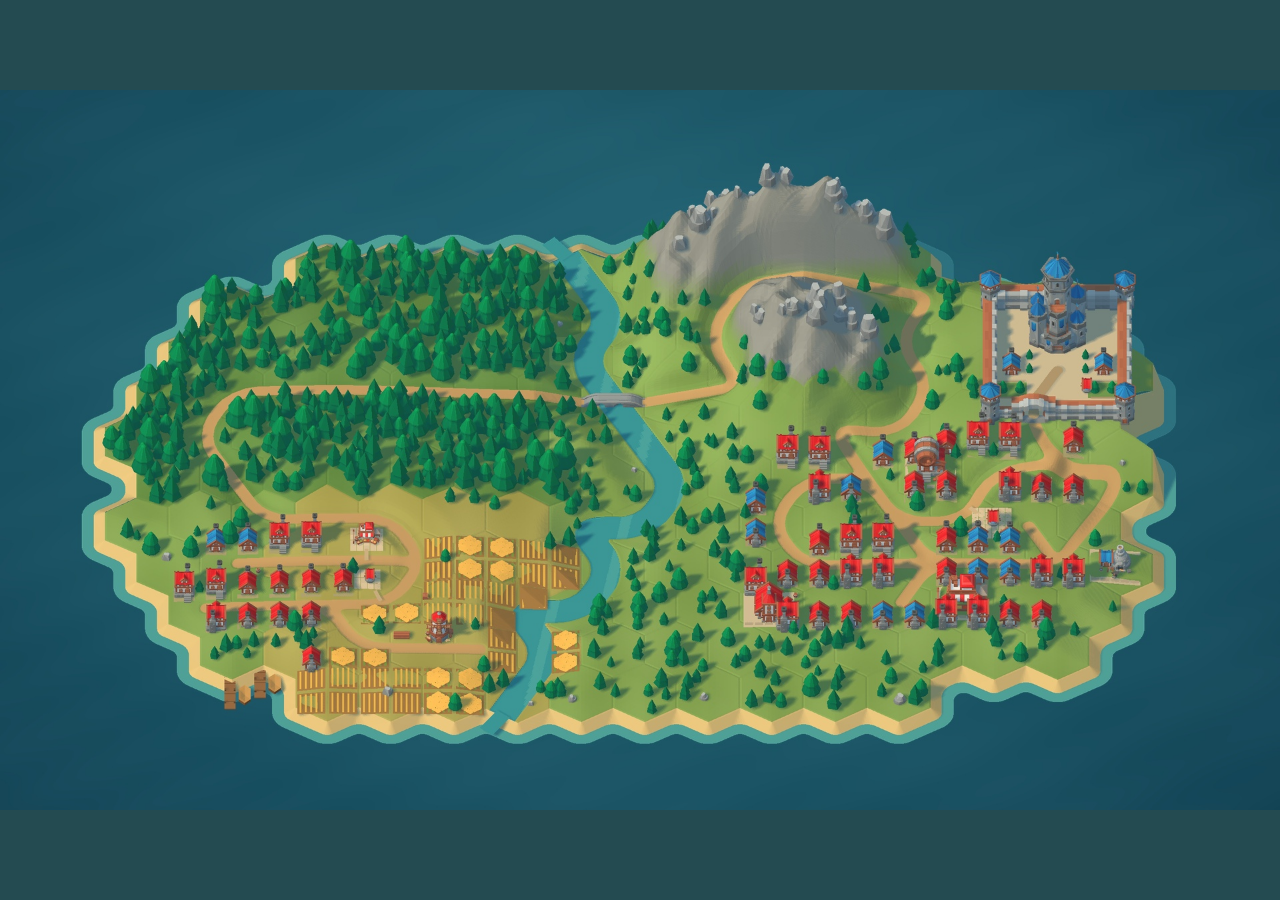
<file: environment/index.html>
<!doctype html><html lang="en"><head><meta charset="utf-8"><meta name="viewport" content="width=device-width,initial-scale=1"><title>Kingdom Quest</title><link rel="stylesheet" href="style.css"></head><body>
<canvas id="board" aria-label="Kingdom Quest adventure board"></canvas>
<header id="hud" hidden><div class="brand"><div class="eyebrow">THE ROYAL ROAD • ADVENTURE BOARD</div><h1>Kingdom Quest</h1><div class="subtitle">From Willowbrook to the Royal Citadel</div></div><div id="scores"></div></header>
<footer id="footer" hidden><span id="status">Ready for adventure</span><div><button id="clean">Clean map</button><button id="full">Full screen</button><button id="panelToggle">Controls ⚙</button></div></footer>
<aside id="panel" hidden><div class="panelhead"><strong>Demonstration controls</strong><button id="close">×</button></div><label>Teams <select id="teamCount"><option>2</option><option>3</option><option selected>4</option><option>5</option><option>6</option></select></label><label>Stops <select id="stopCount"><option>30</option><option selected>40</option><option>50</option><option>60</option></select></label><label>Active team <select id="active"></select></label><div class="buttons"><button data-move="-1">−1</button><button data-move="1">+1</button><button data-move="3">+3</button><button data-move="5">+5</button></div><label>Set stop <input id="position" type="number" min="1" max="40" value="1"><button id="set">Go</button></label><div class="buttons"><button id="undo">Undo</button><button id="tie">Tie all</button><button id="rapid">Rapid +5</button><button id="reset">Reset</button></div><div class="buttons"><button id="milestone">Milestone</button><button id="winner">Winner</button></div><label><input type="checkbox" id="ambient" checked> Ambient effects</label><label><input type="checkbox" id="debug"> Route & grid debug</label><label>Quality <select id="quality"><option value="1">High</option><option value="0.75">Medium</option><option value="0.5">Low</option></select></label><div class="buttons"><button id="zoomIn">Zoom +</button><button id="zoomOut">Zoom −</button><button id="cameraReset">Reset camera</button></div><small>Drag to pan • wheel to zoom • Esc to restore map • Space advances active team</small><pre id="validation"></pre></aside>
<div id="celebration" hidden><span>THE KINGDOM CELEBRATES</span><strong id="winnerName"></strong><p id="winnerText"></p></div><button id="restore" hidden>Return to board</button>
<input hidden type="checkbox" id="showStops"><input hidden type="checkbox" id="showPieces"><script src="environment.js"></script><script src="map.js"></script><script src="layout.js"></script><script src="engine.js"></script></body></html>
</file>
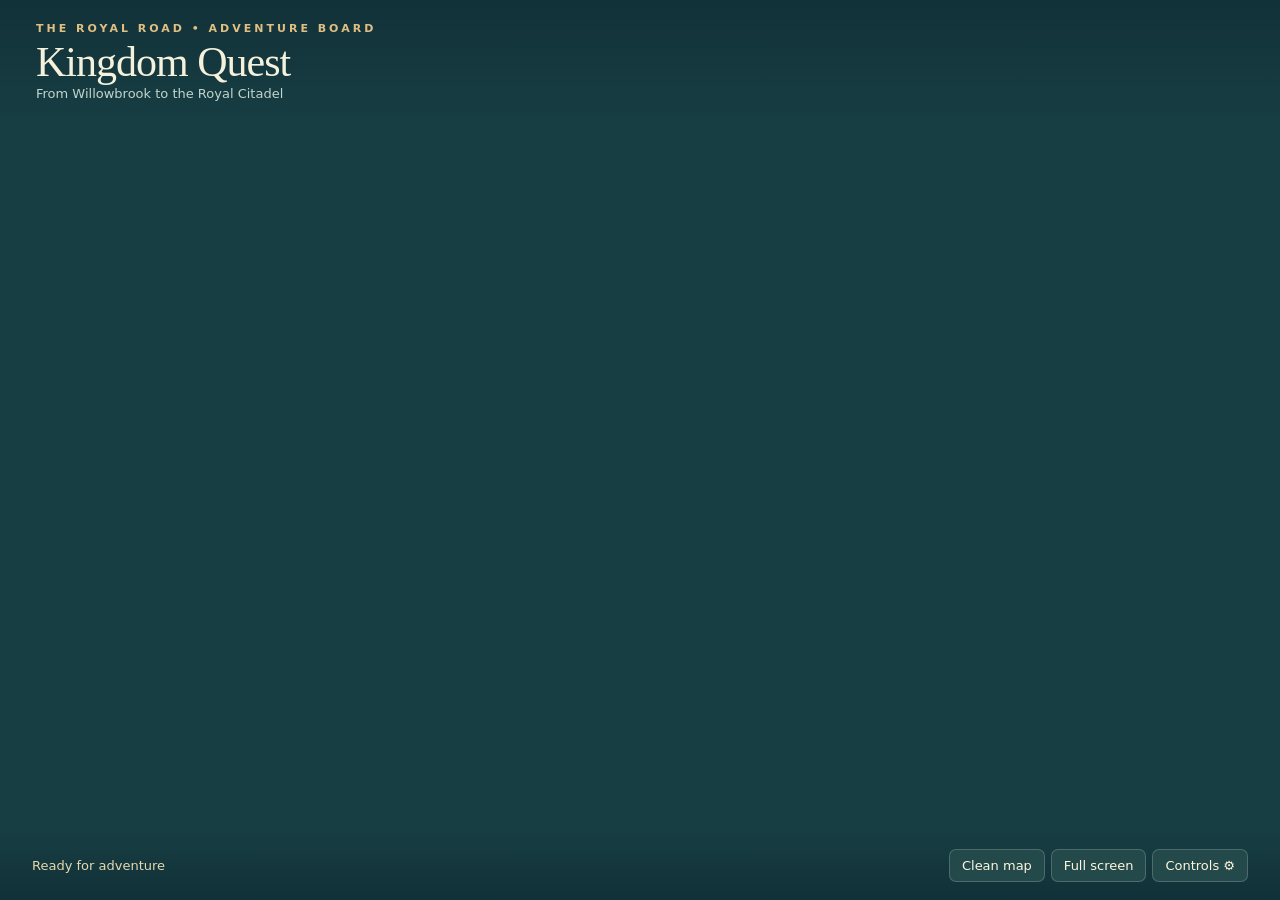
<file: gameplay/index.html>
<!doctype html><html lang="en"><head><meta charset="utf-8"><meta name="viewport" content="width=device-width,initial-scale=1"><title>Kingdom Quest</title><link rel="stylesheet" href="style.css"></head><body>
<canvas id="board" aria-label="Kingdom Quest adventure board"></canvas>
<header id="hud"><div class="brand"><div class="eyebrow">THE ROYAL ROAD • ADVENTURE BOARD</div><h1>Kingdom Quest</h1><div class="subtitle">From Willowbrook to the Royal Citadel</div></div><div id="scores"></div></header>
<footer id="footer"><span id="status">Ready for adventure</span><div><button id="clean">Clean map</button><button id="full">Full screen</button><button id="panelToggle">Controls ⚙</button></div></footer>
<aside id="panel" hidden><div class="panelhead"><strong>Demonstration controls</strong><button id="close">×</button></div><label>Teams <select id="teamCount"><option>2</option><option>3</option><option selected>4</option><option>5</option><option>6</option></select></label><label>Stops <select id="stopCount"><option>30</option><option selected>40</option><option>50</option><option>60</option></select></label><label>Active team <select id="active"></select></label><div class="buttons"><button data-move="-1">−1</button><button data-move="1">+1</button><button data-move="3">+3</button><button data-move="5">+5</button></div><label>Set stop <input id="position" type="number" min="1" max="40" value="1"><button id="set">Go</button></label><div class="buttons"><button id="undo">Undo</button><button id="tie">Tie all</button><button id="rapid">Rapid +5</button><button id="reset">Reset</button></div><div class="buttons"><button id="milestone">Milestone</button><button id="winner">Winner</button></div><label><input type="checkbox" id="ambient" checked> Ambient effects</label><label><input type="checkbox" id="debug"> Route & grid debug</label><label>Quality <select id="quality"><option value="1">High</option><option value="0.75">Medium</option><option value="0.5">Low</option></select></label><div class="buttons"><button id="zoomIn">Zoom +</button><button id="zoomOut">Zoom −</button><button id="cameraReset">Reset camera</button></div><small>Drag to pan • wheel to zoom • Esc to restore map • Space advances active team</small><pre id="validation"></pre></aside>
<div id="celebration" hidden><span>THE KINGDOM CELEBRATES</span><strong id="winnerName"></strong><p id="winnerText"></p></div><button id="restore" hidden>Return to board</button>
<script src="assets.js"></script><script src="map.js"></script><script src="engine.js"></script></body></html>
</file>
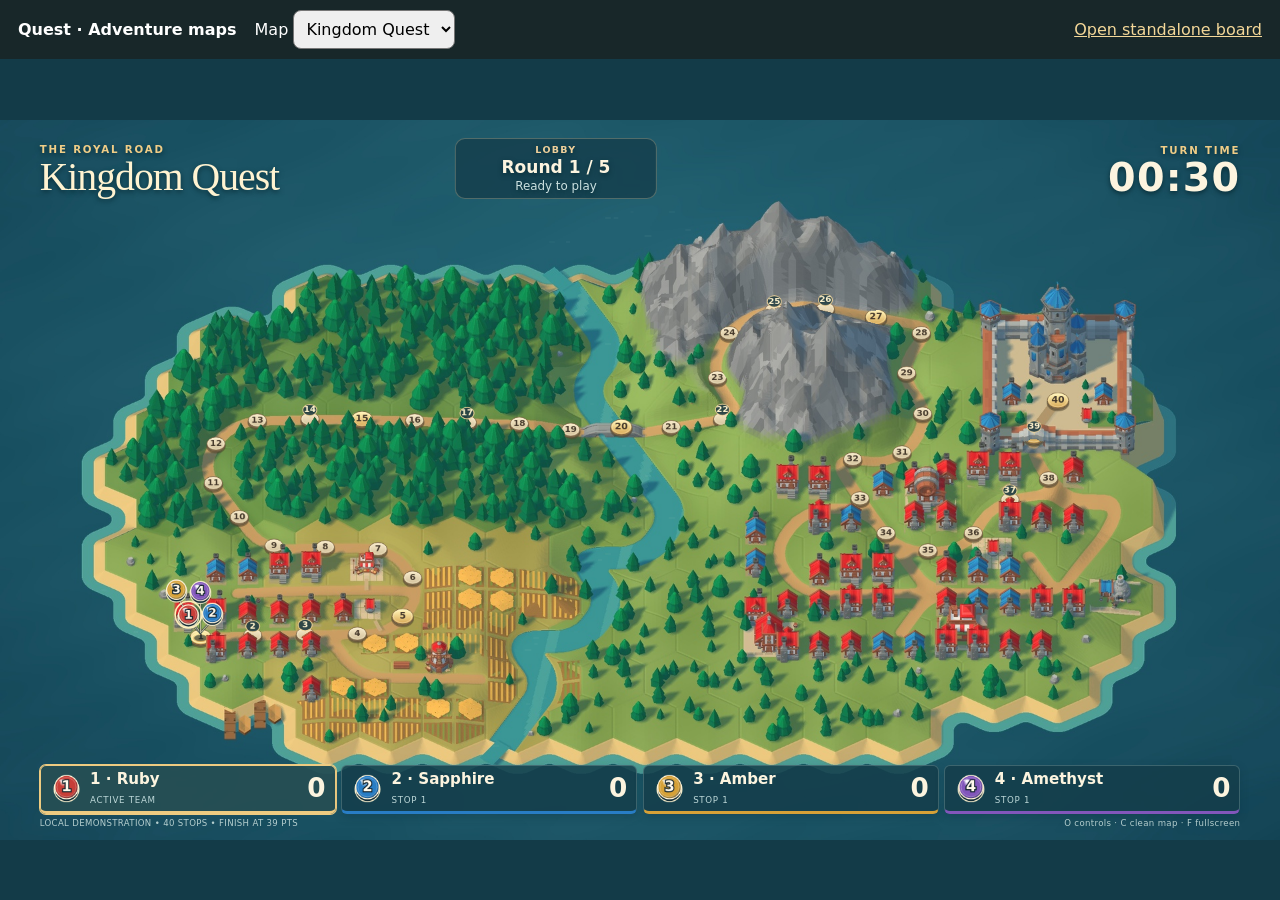
<file: maps/index.html>
<!doctype html>
<html lang="en"><meta charset="utf-8"><meta name="viewport" content="width=device-width, initial-scale=1">
<title>Quest map selection</title>
<style>html,body{margin:0;background:#182729;color:#fff;font:16px system-ui;height:100%;display:flex;flex-direction:column}header{padding:10px 18px;display:flex;align-items:center;gap:18px}select{font:inherit;padding:8px;border-radius:8px}iframe{flex:1;width:100%;border:0}a{color:#f3d798;margin-left:auto}</style>
<header><strong>Quest · Adventure maps</strong><label>Map <select id="map"><option value="../unified/kingdom-quest.html">Kingdom Quest</option><option value="safari-rush/safari-rush.html">Safari Rush</option></select></label><a id="standalone" href="../unified/kingdom-quest.html">Open standalone board</a></header>
<iframe id="board" title="Selected Quest board" src="../unified/kingdom-quest.html" allowfullscreen></iframe>
<script>const m=document.querySelector('#map'),b=document.querySelector('#board'),a=document.querySelector('#standalone');m.onchange=()=>{b.src=m.value;a.href=m.value}</script></html>
</file>
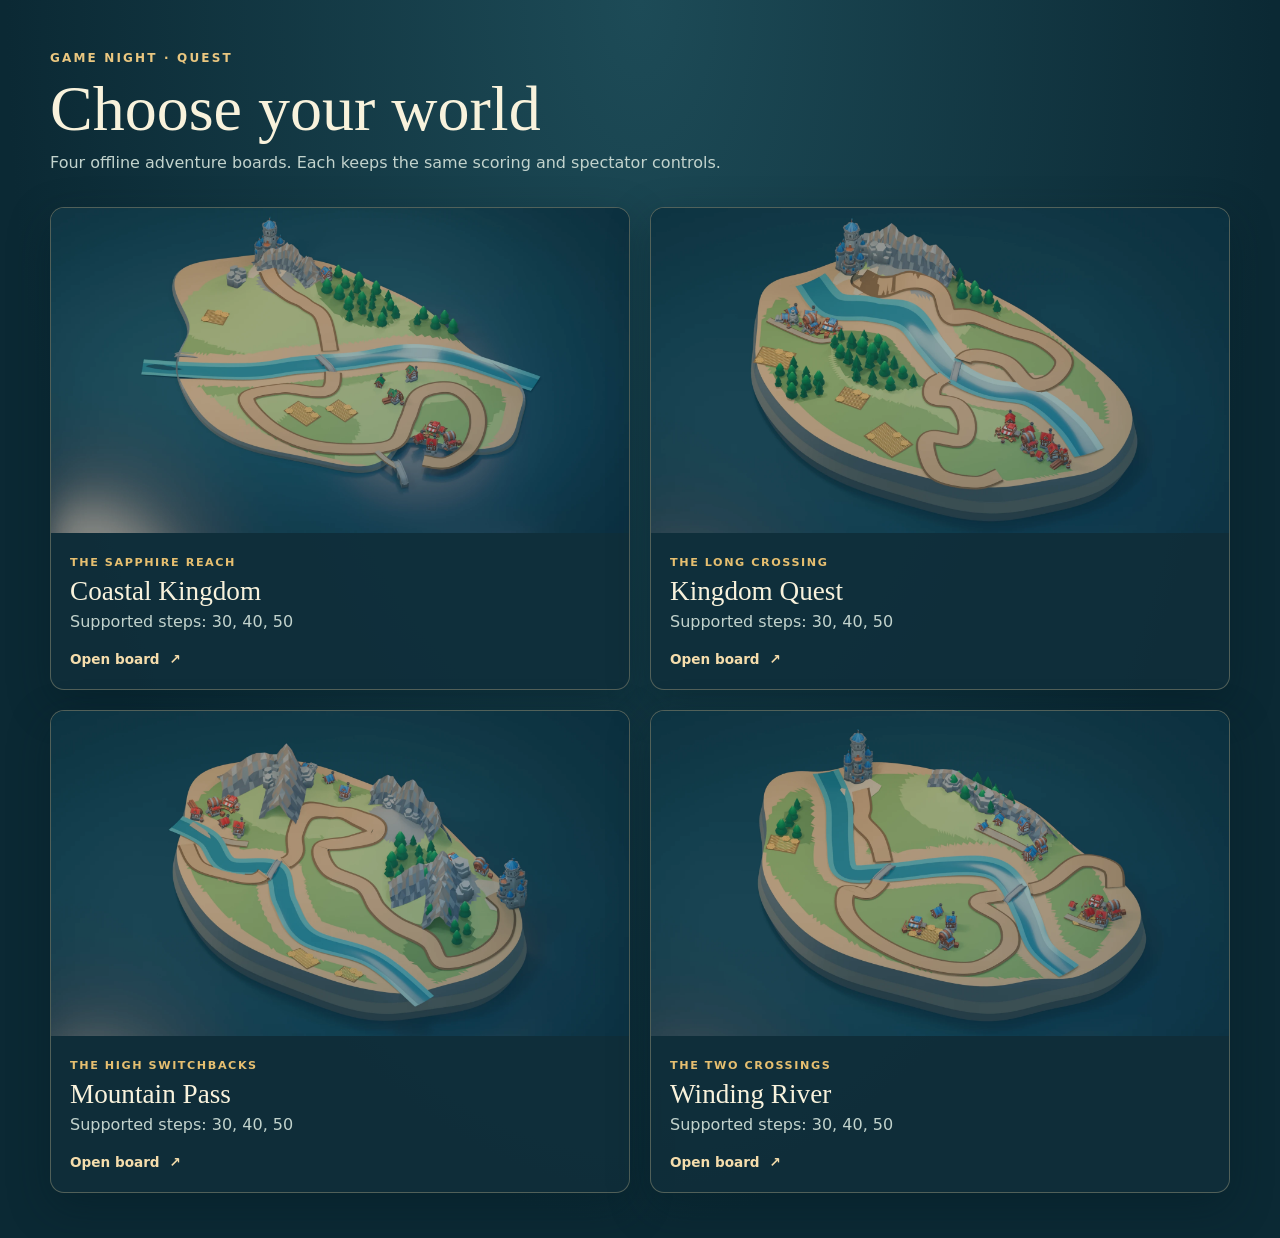
<file: unified/maps.html>
<!doctype html><html lang="en"><head><meta charset="utf-8"><meta name="viewport" content="width=device-width,initial-scale=1"><title>Quest | Choose a map</title><style>
*{box-sizing:border-box}body{margin:0;min-height:100vh;color:#f8f2dc;background:radial-gradient(ellipse at 50% 0,#1d4b57,#0b2934 70%);font:16px/1.5 system-ui,sans-serif}.wrap{width:min(1180px,94vw);margin:5vh auto}.eyebrow{color:#eac780;font-size:.75rem;font-weight:800;letter-spacing:.18em;text-transform:uppercase}h1{font:normal clamp(2.4rem,5vw,4.8rem)/1.05 Georgia,serif;margin:.4rem 0}header p{color:#c2d3cd;margin:.5rem 0 2rem}.grid{display:grid;grid-template-columns:repeat(2,minmax(0,1fr));gap:20px}.card{overflow:hidden;border:1px solid #d8c59a55;border-radius:14px;background:#102f3be8;color:inherit;text-decoration:none;box-shadow:0 14px 40px #001a2260;transition:transform .18s,border-color .18s}.card:hover,.card:focus-visible{transform:translateY(-3px);border-color:#e8c77d}.card img{display:block;width:100%;aspect-ratio:16/9;object-fit:cover}.copy{padding:16px 19px 18px}.copy>span{color:#e6bf70;font-size:.7rem;font-weight:800;letter-spacing:.14em;text-transform:uppercase}.copy h2{font:normal 1.7rem Georgia,serif;margin:.2rem 0}.copy p{color:#c2d3cd;margin:.2rem 0 .8rem}.copy b{color:#f5ddac;font-size:.85rem}.copy i{font-style:normal;margin-left:.3rem}@media(max-width:720px){.grid{grid-template-columns:1fr}.wrap{margin:28px auto}}
</style></head><body><main class="wrap"><header><span class="eyebrow">GAME NIGHT · QUEST</span><h1>Choose your world</h1><p>Four offline adventure boards. Each keeps the same scoring and spectator controls.</p></header><section class="grid"><a class="card" href="maps/coastal-kingdom.html"><img src="../maps/coastal-kingdom/output/background.webp" alt="Coastal Kingdom environment"><div class="copy"><span>The Sapphire Reach</span><h2>Coastal Kingdom</h2><p>Supported steps: 30, 40, 50</p><b>Open board <i>↗</i></b></div></a><a class="card" href="maps/kingdom-quest.html"><img src="../maps/kingdom-quest/output/background.webp" alt="Kingdom Quest environment"><div class="copy"><span>The Long Crossing</span><h2>Kingdom Quest</h2><p>Supported steps: 30, 40, 50</p><b>Open board <i>↗</i></b></div></a><a class="card" href="maps/mountain-pass.html"><img src="../maps/mountain-pass/output/background.webp" alt="Mountain Pass environment"><div class="copy"><span>The High Switchbacks</span><h2>Mountain Pass</h2><p>Supported steps: 30, 40, 50</p><b>Open board <i>↗</i></b></div></a><a class="card" href="maps/winding-river.html"><img src="../maps/winding-river/output/background.webp" alt="Winding River environment"><div class="copy"><span>The Two Crossings</span><h2>Winding River</h2><p>Supported steps: 30, 40, 50</p><b>Open board <i>↗</i></b></div></a></section></main></body></html>
</file>
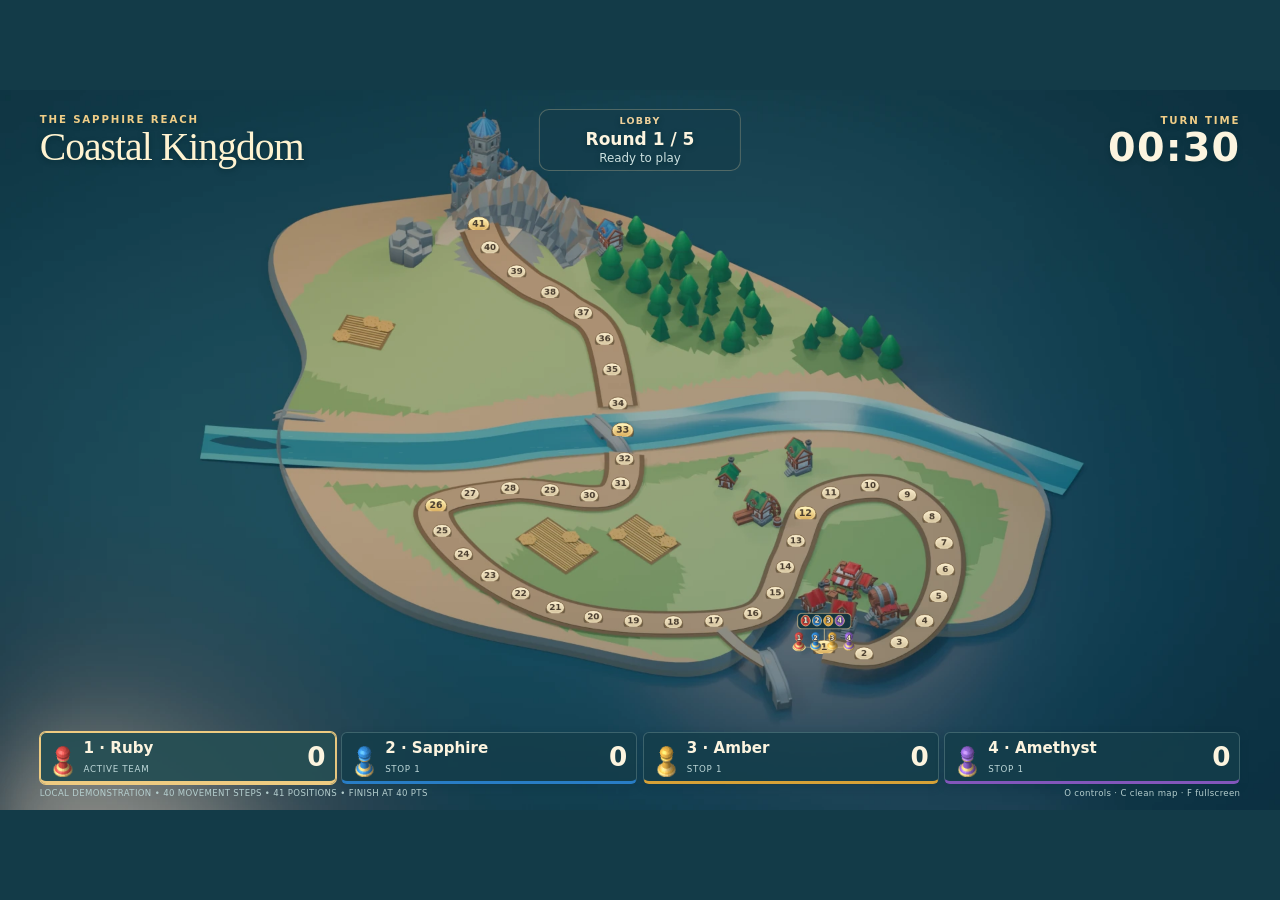
<file: unified/maps/coastal-kingdom.html>
<!doctype html><html lang="en"><head><meta charset="utf-8"><meta name="viewport" content="width=device-width,initial-scale=1"><title>Coastal Kingdom | The Sapphire Reach</title><style>*{box-sizing:border-box}html,body{width:100%;height:100%;margin:0;overflow:hidden;background:#133b48;color:#fcf4df;font-family:system-ui,-apple-system,Segoe UI,sans-serif}button,input,select{font:inherit}button{cursor:pointer}button:focus-visible,input:focus-visible,select:focus-visible{outline:2px solid #eac67d;outline-offset:2px}[hidden]{display:none!important}#stage{position:absolute;width:min(100vw,177.7778vh);height:min(100vh,56.25vw);left:50%;top:50%;transform:translate(-50%,-50%);overflow:hidden;container-type:inline-size;background:#18475a}#world{position:absolute;inset:0;transform-origin:50% 50%;touch-action:none;cursor:grab}#world:active{cursor:grabbing}#background,#markers,#motion{position:absolute;inset:0;width:100%;height:100%;display:block}#markers,#motion{pointer-events:none}#hud{position:absolute;top:2.5%;left:3.1%;right:3.1%;display:flex;align-items:center;justify-content:space-between;gap:2%;pointer-events:none;text-shadow:0 2px 5px #092e38}h1,h2,p{margin:0}h1{font-family:Georgia,serif;font-weight:normal;letter-spacing:-.025em;font-size:3.1cqw;line-height:1.05;color:#fff3d1}.kicker{font-size:.8cqw;font-weight:800;letter-spacing:.18em;color:#efcd87}.phase{text-align:center;display:grid;gap:.17cqw;background:#153e4bc9;border:1px solid #d6c49c50;border-radius:10px;padding:.5cqw 1.8cqw;min-width:17cqw}.phase #phase{font-size:.74cqw;letter-spacing:.14em;color:#eed09b;font-weight:800}.phase strong{font-size:1.33cqw}.phase span{font-size:.93cqw;color:#cce1e1}.clock{text-align:right;min-width:14cqw}.clock strong{font-size:3.1cqw;line-height:1;display:block;font-weight:780;font-variant-numeric:tabular-nums;letter-spacing:.03em}.clock .urgent{color:#ffb98e}#scoreboard{position:absolute;bottom:2.4%;left:3.1%;right:3.1%;pointer-events:none}#scores{display:flex;justify-content:center;gap:.45cqw}.team{flex:1;min-width:0;display:flex;align-items:center;gap:.55cqw;background:#143e4bd9;border:1px solid #b9d2cf40;border-bottom:3px solid var(--team);padding:.4cqw .7cqw;border-radius:6px;box-shadow:0 3px 9px #092d3a40}.team.active{background:#264e54ef;border-color:#eecb81;box-shadow:0 0 0 1px #eecb81}.team img{width:2.1cqw;height:3.1cqw;object-fit:contain;flex:none}.team .teamtext{min-width:0;flex:1}.team .teamtext strong{display:block;font-size:1.18cqw;white-space:nowrap;overflow:hidden;text-overflow:ellipsis}.team small{font-size:.68cqw;letter-spacing:.08em;color:#bdd7d8}.team b{font-size:2.05cqw;font-variant-numeric:tabular-nums}#footerline{display:flex;justify-content:space-between;margin-top:.28cqw;font-size:.67cqw;color:#b5cece;letter-spacing:.04em}#toast{position:absolute;top:13%;left:50%;transform:translateX(-50%);padding:.6cqw 1.3cqw;border:1px solid #e0bd7c80;background:#123743e8;border-radius:6px;text-align:center;box-shadow:0 5px 15px #12343b60;pointer-events:none;animation:enter .28s ease-out}#toast small{display:block;color:#efca83;font-size:.71cqw;letter-spacing:.15em;font-weight:800}#toast strong{font-size:1.4cqw}#results{position:absolute;left:50%;top:35%;transform:translateX(-50%);background:linear-gradient(140deg,#163e4df2,#1f444df2);border:1px solid #f5d48c;border-radius:12px;padding:1.7cqw 2.8cqw;text-align:center;box-shadow:0 15px 60px #092c39aa;pointer-events:none;animation:enter .5s ease-out}.crown{font-size:3cqw;color:#f6ce77}#results h2{font:normal 3cqw Georgia,serif;color:#fff3d1}#results p{font-size:1.2cqw;margin-top:.5cqw;color:#cee2df}#operatorToggle{position:fixed;right:8px;top:8px;opacity:0;z-index:5;background:#153a47;color:#f7e1b5;border:1px solid #b9a77b66;border-radius:50%;width:32px;height:32px}#operatorToggle:hover,#operatorToggle:focus-visible{opacity:1}#operator{position:fixed;right:12px;top:12px;bottom:12px;width:min(390px,92vw);z-index:10;background:#102e39fa;border:1px solid #b3c6c444;border-radius:12px;padding:16px;overflow:auto;box-shadow:0 15px 50px #001a22aa}.panelhead{display:flex;justify-content:space-between;align-items:center}.panelhead .kicker{font-size:10px}.panelhead h2{font:normal 24px Georgia,serif}.help,#notice{font-size:12px;color:#bbd4d4;margin:9px 0}fieldset{border:1px solid #abc2be36;border-radius:8px;padding:10px;margin:10px 0}legend{color:#e9ce94;font-size:12px;font-weight:700;text-transform:uppercase;letter-spacing:.08em}label{display:flex;flex-direction:column;gap:3px;font-size:12px;color:#cbdfdf}input,select,button{background:#244954;border:1px solid #a5bbb84b;color:#f9f1da;border-radius:5px;padding:7px 8px;min-width:0}input[type=checkbox]{accent-color:#e5c484}button:hover{background:#365c65}.fields,.actions{display:grid;grid-template-columns:repeat(2,minmax(0,1fr));gap:6px}.actions{margin-top:6px}.inline{display:flex;gap:6px;margin-top:7px}.inline input{flex:1;width:50%}.primary{width:100%;background:#c99b50;color:#172f37;font-weight:800;margin-top:8px}#teamEdits{margin-top:8px;display:grid;gap:5px}.teamedit{display:grid;grid-template-columns:1fr 1fr;gap:6px}.check{flex-direction:row;align-items:center;margin:4px 0}.clean #hud,.clean #scoreboard,.clean #toast,.clean #results,.clean #markers,.clean #motion{display:none!important}@keyframes enter{from{opacity:0;translate:0 -8px}to{opacity:1;translate:0 0}}@media(prefers-reduced-motion:reduce){*{animation:none!important}}

/* Shift the phase chip into open sky; the ridge is intentionally unobscured. */
.phase{position:absolute;left:50%;top:2.2%;transform:translateX(-50%);min-width:15.8cqw;padding:.4cqw 1.35cqw}.team{padding:.34cqw .7cqw}#scoreboard{bottom:1.7%}#footerline{font-size:.67cqw}

#results{top:12.5%;left:50%;padding:1.15cqw 2.1cqw;min-width:23cqw}.crown{font-size:2.8cqw;line-height:1.1}#results h2{font-size:2.7cqw}#results p{font-size:1.05cqw}#toast{left:50%;top:10%;font-size:1cqw}

/* Keep the winner card in clear sky beside each map's finish landmark. */
#results{left:auto;right:2.5%;transform:none}
#results[data-side="left"]{left:2.5%;right:auto;min-width:20cqw;padding:1.05cqw 1.5cqw}
#results[data-side="left"] h2{font-size:2.35cqw}
</style></head><body>
<main id="stage" aria-label="Coastal Kingdom spectator board"><div id="world"><img id="background" alt="Coastal Kingdom miniature world"><canvas id="markers" width="1920" height="1080"></canvas><canvas id="motion" width="1920" height="1080"></canvas></div>
<header id="hud"><div class="brand"><span class="kicker">THE SAPPHIRE REACH</span><h1>Coastal Kingdom</h1></div><div class="phase"><div id="phase">LOBBY</div><strong id="round">Round 1 / 5</strong><span id="activeName">Ready to play</span></div><div class="clock"><span class="kicker">TURN TIME</span><strong id="clock">00:30</strong></div></header>
<div id="toast" role="status" hidden><small id="toastType"></small><strong id="toastText"></strong></div><div id="results" hidden><span class="kicker">THE KINGDOM CELEBRATES</span><div class="crown">♛</div><h2 id="resultName"></h2><p id="resultDetail"></p></div>
<footer id="scoreboard"><div id="scores"></div><div id="footerline"><span id="status">LOCAL DEMONSTRATION • OFFLINE</span><span>O controls · C clean map · F fullscreen</span></div></footer></main>
<button id="operatorToggle" aria-label="Open operator controls" title="Operator controls (O)">⚙</button><aside id="operator" hidden><div class="panelhead"><div><span class="kicker">HOST ONLY</span><h2>Operator controls</h2></div><button id="close">×</button></div><p class="help">Press O to hide this panel for television presentation.</p>
<fieldset><legend>Session setup</legend><div class="fields"><label>Teams<select id="teamCount"><option>2</option><option>3</option><option selected>4</option><option>5</option><option>6</option></select></label><label>Movement steps<select id="stopCount"><option value="31">30</option><option value="41" selected>40</option><option value="51">50</option></select></label><label>Score at finish<input id="capacity" type="number" min="1" max="1000000" value="39"></label><label>Rounds<input id="rounds" type="number" min="1" max="100" value="5"></label></div><div id="teamEdits"></div><button id="start" class="primary">Start demonstration</button></fieldset>
<fieldset><legend>Score &amp; progression</legend><label>Active team<select id="active"></select></label><div class="actions"><button data-delta="1">+1</button><button data-delta="3">+3</button><button data-delta="5">+5</button><button data-delta="-1">−1</button><button data-delta="-3">−3</button><button id="undo">Undo</button></div><div class="inline"><input id="direct" type="number" value="0" aria-label="Direct score"><button id="setScore">Set score</button></div><div class="actions"><button id="tie">Tie all teams</button><button id="rapid">Rapid scores</button><button id="next">Next team</button><button id="nextRound">Next round</button><button id="handover">Handover</button><button id="turnEnd">End turn</button></div></fieldset>
<fieldset><legend>Timer &amp; presentation</legend><div class="inline"><input id="seconds" type="number" min="1" max="3600" value="30" aria-label="Turn seconds"><button id="timerReset">Reset timer</button></div><div class="actions"><button id="timerStart">Start</button><button id="timerPause">Pause</button><button id="milestone">Milestone</button><button id="winner">Final results</button></div></fieldset>
<fieldset><legend>Display</legend><label class="check"><input id="ambient" type="checkbox" checked> Ambient water</label><label class="check"><input id="occlusion" type="checkbox" checked> Scene depth occlusion</label><label class="check"><input id="clean" type="checkbox"> Clean map</label><label class="check"><input id="quality" type="checkbox" checked> Full-resolution overlay</label><div class="actions"><button id="cameraReset">Reset camera</button><button id="full">Fullscreen</button><button id="reset">Reset session</button></div></fieldset><div id="notice" role="status"></div></aside>
<script>window.QUEST_DATA={"map":"coastal-kingdom","name":"Coastal Kingdom","subtitle":"The Sapphire Reach","startLandmark":"South Reach","finishLandmark":"Sapphire Reach Castle","width":1920,"height":1080,"projection":{"sin":-0.6697673201560974,"cos":0.7425710315188169,"offset":0,"cameraElevationDegrees":-42.04910900147479,"pixelsPerWorldUnit":32.0,"verticalScreenPixelsPerWorldUnit":23.76227300860214,"verticalDepthPerWorldUnit":-0.6697673201560974},"route":[[0.0,15.5,0.93938,-6.2,1236.48079,838.08416,42.68159],[0.05488,15.54865,0.93856,-6.17462,1238.21274,838.29746,42.68775],[0.11847,15.60657,0.93763,-6.14838,1240.19794,838.61801,42.69747],[0.19025,15.67295,0.9366,-6.12109,1242.4197,839.03244,42.7103],[0.26959,15.74699,0.93547,-6.09259,1244.86038,839.52727,42.72575],[0.35585,15.82789,0.93425,-6.0627,1247.50305,840.08911,42.74339],[0.44832,15.91484,0.93294,-6.03125,1250.33054,840.7045,42.76276],[0.54633,16.00705,0.93154,-5.99806,1253.32569,841.35996,42.78339],[0.64917,16.1037,0.93007,-5.96296,1256.47121,842.04196,42.80482],[0.75615,16.204,0.92854,-5.92578,1259.75006,842.73695,42.8266],[0.86659,16.30715,0.92694,-5.88634,1263.14495,843.43131,42.84828],[0.97981,16.41233,0.9253,-5.84447,1266.63895,844.11149,42.8694],[1.09516,16.51875,0.92364,-5.8,1270.21454,844.76376,42.88951],[1.21201,16.6256,0.92195,-5.75275,1273.8549,845.3746,42.90816],[1.32975,16.73209,0.92027,-5.70255,1277.54265,845.93015,42.92489],[1.4478,16.8374,0.91859,-5.64922,1281.26072,846.41681,42.93925],[1.56565,16.94074,0.91695,-5.59259,1284.99184,846.82083,42.9508],[1.68281,17.0413,0.91535,-5.53249,1288.71895,847.12851,42.95907],[1.79888,17.13828,0.91381,-5.46875,1292.42489,847.32626,42.96362],[1.91351,17.23088,0.91234,-5.40119,1296.09249,847.40034,42.96399],[2.02648,17.31829,0.91096,-5.32963,1299.70448,847.33709,42.95974],[2.13768,17.39971,0.90967,-5.25391,1303.24368,847.12302,42.95039],[2.24714,17.47433,0.90848,-5.17384,1306.69315,846.7446,42.93551],[2.35506,17.54137,0.9074,-5.08926,1310.03551,846.18839,42.91463],[2.46187,17.6,0.90643,-5.0,1313.25371,845.44098,42.88728],[2.57048,17.65311,0.90553,-4.90527,1316.43608,844.52685,42.85427],[2.68327,17.70405,0.90469,-4.80463,1319.67682,843.48258,42.81683],[2.8001,17.75274,0.9039,-4.69844,1322.967,842.31287,42.77512],[2.92075,17.79908,0.90316,-4.58704,1326.29768,841.0224,42.72932],[3.04503,17.84299,0.90249,-4.47078,1329.65996,839.61596,42.67957],[3.17271,17.88438,0.90187,-4.35,1333.04489,838.09832,42.62608],[3.30353,17.92316,0.90132,-4.22506,1336.44356,836.47437,42.56899],[3.43726,17.95926,0.90083,-4.0963,1339.84715,834.74883,42.50847],[3.57362,17.99258,0.9004,-3.96406,1343.24661,832.92669,42.44469],[3.71237,18.02303,0.90002,-3.8287,1346.63326,831.01285,42.37782],[3.85322,18.05054,0.89969,-3.69057,1349.99794,829.01218,42.30801],[3.9959,18.075,0.8994,-3.55,1353.33195,826.92968,42.23543],[4.14013,18.09634,0.89915,-3.40735,1356.62613,824.77032,42.16024],[4.28565,18.11447,0.89893,-3.26296,1359.8719,822.53912,42.0826],[4.43218,18.1293,0.89873,-3.11719,1363.06,820.24115,42.00269],[4.57944,18.14074,0.89853,-2.97037,1366.18172,817.88135,41.92064],[4.72717,18.14871,0.89834,-2.82286,1369.22825,815.46487,41.83663],[4.8751,18.15313,0.89814,-2.675,1372.19044,812.99671,41.75082],[5.02296,18.15389,0.89792,-2.52714,1375.05947,810.48199,41.66336],[5.1705,18.15093,0.89767,-2.37963,1377.82654,807.92584,41.57442],[5.31747,18.14414,0.89738,-2.23281,1380.4826,805.33318,41.48415],[5.46364,18.13345,0.89703,-2.08704,1383.01884,802.70921,41.39272],[5.60877,18.11877,0.89662,-1.94265,1385.42622,800.05894,41.30029],[5.75265,18.1,0.89614,-1.8,1387.69592,797.38739,41.20701],[5.89788,18.07668,0.89584,-1.65665,1389.86275,794.64082,41.1114],[6.04704,18.04853,0.89504,-1.51019,1391.96617,791.79035,41.01145],[6.19985,18.01572,0.89451,-1.36094,1394.00448,788.82604,40.90795],[6.35604,17.97847,0.89337,-1.20926,1395.97584,785.77698,40.80061],[6.5153,17.93697,0.89241,-1.0555,1397.87888,782.63329,40.69026],[6.67734,17.89141,0.89123,-0.9,1399.71165,779.41271,40.57691],[6.84184,17.84198,0.88975,-0.74311,1401.47255,776.12563,40.46082],[7.00846,17.78889,0.88842,-0.58519,1403.15975,772.76974,40.34256],[7.17687,17.73232,0.88691,-0.42656,1404.77165,769.36151,40.22222],[7.34674,17.67248,0.88539,-0.26759,1406.30653,765.90522,40.1002],[7.51772,17.60956,0.88357,-0.10862,1407.76268,762.4164,39.97661],[7.68946,17.54375,0.88176,0.05,1409.13837,758.8959,39.85193],[7.86161,17.47525,0.88001,0.20793,1410.43201,755.35111,39.7265],[8.03383,17.40425,0.8779,0.36481,1411.64188,751.80061,39.60033],[8.20574,17.33096,0.87603,0.52031,1412.76604,748.2384,39.47413],[8.37701,17.25556,0.87415,0.67407,1413.8031,744.6789,39.348],[8.54726,17.17825,0.87219,0.82575,1414.75124,741.13243,39.2222],[8.71615,17.09922,0.87025,0.975,1415.60875,737.60498,39.09708],[8.88332,17.01867,0.86824,1.12147,1416.37379,734.10695,38.97289],[9.04841,16.93681,0.86637,1.26481,1417.04487,730.64204,38.85004],[9.21106,16.85381,0.86462,1.40469,1417.62016,727.21904,38.72884],[9.37093,16.76988,0.86298,1.54074,1418.09807,723.84699,38.60955],[9.52766,16.68521,0.86139,1.67263,1418.47687,720.53528,38.49244],[9.68092,16.6,0.85989,1.8,1418.75462,717.29178,38.37782],[9.83295,16.51305,0.85844,1.92471,1418.93669,714.06995,38.26404],[9.98613,16.42312,0.85717,2.0487,1419.02882,710.81802,38.14947],[10.14025,16.33037,0.85584,2.17178,1419.03145,707.54651,38.03414],[10.29511,16.23495,0.85477,2.29375,1418.94459,704.25338,37.91845],[10.45052,16.13702,0.85372,2.41442,1418.76812,700.9496,37.80241],[10.60629,16.03672,0.85299,2.53359,1418.5025,697.63336,37.68642],[10.76221,15.9342,0.85235,2.65107,1418.14774,694.31528,37.5705],[10.91809,15.82963,0.85191,2.76667,1417.70393,690.99805,37.45492],[11.07373,15.72315,0.85165,2.88018,1417.1711,687.68763,37.33984],[11.22893,15.6149,0.85152,2.99141,1416.54957,684.39041,37.2254],[11.38351,15.50505,0.85169,3.10016,1415.83935,681.10771,37.11192],[11.53727,15.39375,0.85188,3.20625,1415.04032,677.8514,36.99938],[11.69003,15.28115,0.85254,3.30947,1414.15306,674.61624,36.88828],[11.8416,15.16739,0.85311,3.40964,1413.17734,671.42057,36.77841],[11.9918,15.05264,0.85416,3.50654,1412.11338,668.25644,36.67034],[12.14046,14.93704,0.85523,3.6,1410.96142,665.13976,36.56396],[12.2874,14.82074,0.85661,3.68981,1409.72134,662.06939,36.45963],[12.43247,14.70391,0.85803,3.77578,1408.39336,659.05648,36.35738],[12.5755,14.58668,0.85963,3.85771,1406.97762,656.10359,36.25745],[12.71635,14.46921,0.86158,3.93542,1405.47432,653.2115,36.16016],[12.85488,14.35166,0.86317,4.00869,1403.88348,650.40259,36.06522],[12.99097,14.23417,0.86541,4.07734,1402.20509,647.65837,35.97349],[13.12451,14.1169,0.86761,4.14118,1400.43949,645.00011,35.88467],[13.2554,14.0,0.86979,4.2,1398.58669,642.43305,35.79898],[13.38584,13.88182,0.87215,4.25518,1396.63101,639.9076,35.715],[13.51792,13.76082,0.87447,4.30807,1394.55929,637.3854,35.63109],[13.65137,13.6373,0.87758,4.3585,1392.37564,634.85461,35.54804],[13.78589,13.51157,0.88034,4.40625,1390.08408,632.34905,35.46535],[13.92122,13.38393,0.88325,4.45114,1387.68848,629.86422,35.38361],[14.05711,13.25469,0.88669,4.49297,1385.19287,627.3987,35.30332],[14.19328,13.12414,0.89002,4.53154,1382.60124,624.97438,35.2243],[14.32949,12.99259,0.89391,4.56667,1379.91749,622.58321,35.14725],[14.46547,12.86035,0.89722,4.59814,1377.14596,620.25905,35.07167],[14.60101,12.72772,0.90115,4.62578,1374.29031,617.98086,34.99861],[14.73588,12.595,0.90543,4.64938,1371.35479,615.76231,34.92813],[14.86985,12.4625,0.90955,4.66875,1368.34305,613.62274,34.86015],[15.00275,12.33052,0.91398,4.68369,1365.25944,611.55824,34.79524],[15.13437,12.19936,0.91791,4.69401,1362.10773,609.59544,34.7331],[15.26458,12.06934,0.92232,4.69951,1358.89206,607.71816,34.67464],[15.39327,11.94074,0.92708,4.7,1355.61642,605.93686,34.62004],[15.52029,11.81388,0.93128,4.69528,1352.2847,604.28029,34.56892],[15.6456,11.68906,0.93597,4.68516,1348.90091,602.73109,34.52224],[15.76917,11.56659,0.94066,4.66943,1345.46917,601.30773,34.47993],[15.891,11.44676,0.94514,4.64792,1341.99337,600.02278,34.4421],[16.01114,11.32988,0.94929,4.62041,1338.47752,598.88625,34.40891],[16.12971,11.21626,0.95318,4.58672,1334.92561,597.90366,34.38068],[16.2469,11.1062,0.95686,4.54665,1331.34178,597.0811,34.35768],[16.36295,11.0,0.96033,4.5,1327.7298,596.42614,34.34016],[16.48134,10.89479,0.96368,4.44582,1323.99788,595.91543,34.32748],[16.60515,10.78782,0.96664,4.38354,1320.065,595.53,34.31855],[16.73405,10.67959,0.9693,4.31357,1315.95177,595.26697,34.3134],[16.86765,10.5706,0.97176,4.23634,1311.67923,595.12326,34.31209],[17.00553,10.46135,0.97353,4.15225,1307.26788,595.10987,34.31426],[17.14724,10.35234,0.97509,4.06172,1302.7383,595.2147,34.32024],[17.29233,10.24407,0.97647,3.96515,1298.11134,595.43663,34.32999],[17.44031,10.13704,0.97728,3.86296,1293.40771,595.7843,34.34324],[17.59072,10.03174,0.97751,3.75557,1288.64799,596.25725,34.35996],[17.74306,9.92867,0.97733,3.64337,1283.85303,596.85093,34.38026],[17.89687,9.82835,0.9766,3.5268,1279.04343,597.56776,34.40401],[18.05166,9.73125,0.97543,3.40625,1274.23988,598.4048,34.43127],[18.20697,9.63789,0.97393,3.28214,1269.46301,599.35887,34.46208],[18.36235,9.54876,0.97194,3.15489,1264.73373,600.43303,34.49633],[18.51735,9.46436,0.96959,3.0249,1260.07256,601.62355,34.53407],[18.67156,9.38519,0.96705,2.89259,1255.50018,602.92585,34.57539],[18.82459,9.31174,0.96411,2.75837,1251.03745,604.34418,34.62015],[18.97607,9.24453,0.96105,2.62266,1246.70494,605.87146,34.6685],[19.12568,9.18405,0.95766,2.48585,1242.52338,607.51207,34.72027],[19.27315,9.13079,0.95435,2.34838,1238.51337,609.25552,34.77573],[19.41826,9.08525,0.95074,2.21064,1234.69585,611.1102,34.8346],[19.56086,9.04795,0.94708,2.07306,1231.09131,613.06949,34.89703],[19.70088,9.01936,0.94338,1.93604,1227.72057,615.13287,34.963],[19.83834,9.0,0.93958,1.8,1224.60411,617.30092,35.03244],[19.9758,8.99111,0.93576,1.66288,1221.7345,619.62311,35.10719],[20.11627,8.99311,0.93164,1.52248,1219.08005,622.14908,35.18855],[20.26033,9.00527,0.92732,1.379,1216.62563,624.86353,35.27615],[20.40834,9.02685,0.92306,1.23264,1214.35616,627.7477,35.36971],[20.5605,9.05711,0.91875,1.08358,1212.25651,630.79103,35.46872],[20.71685,9.09531,0.91444,0.93203,1210.31181,633.97942,35.57276],[20.87732,9.14072,0.91029,0.77818,1208.50685,637.29672,35.68149],[21.04172,9.19259,0.90631,0.62222,1206.8264,640.72916,35.79448],[21.20981,9.2502,0.90248,0.46436,1205.25558,644.26475,35.91125],[21.38127,9.31279,0.89889,0.30477,1203.7793,647.8885,36.03144],[21.55572,9.37964,0.89554,0.14367,1202.38232,651.58734,36.15459],[21.73276,9.45,0.89247,-0.01875,1201.04965,655.34753,36.2803],[21.91194,9.52314,0.88972,-0.1823,1199.7662,659.15523,36.40812],[22.09281,9.59832,0.88724,-0.34679,1198.51685,662.99887,36.53759],[22.27489,9.6748,0.88511,-0.51201,1197.28661,666.8638,36.6683],[22.45769,9.75185,0.88335,-0.67778,1196.06014,670.73622,36.79985],[22.64074,9.82872,0.88198,-0.84389,1194.82281,674.6033,36.93179],[22.82354,9.90469,0.88082,-1.01016,1193.55915,678.45612,37.06355],[23.00562,9.979,0.88002,-1.17638,1192.25418,682.2784,37.19478],[23.18651,10.05093,0.87965,-1.34236,1190.89279,686.05561,37.32509],[23.36579,10.11973,0.87951,-1.50791,1189.45999,689.77947,37.4539],[23.54303,10.18466,0.87964,-1.67283,1187.94056,693.43637,37.5808],[23.71787,10.245,0.88015,-1.83692,1186.31962,697.01065,37.7054],[23.88997,10.3,0.88084,-2.0,1184.58195,700.49445,37.82713],[24.06261,10.35541,0.88175,-2.16351,1182.84634,703.98543,37.94944],[24.23904,10.41687,0.88285,-2.32888,1181.22952,707.58214,38.0757],[24.41886,10.4835,0.88404,-2.4959,1179.71272,711.27159,38.2053],[24.60164,10.5544,0.88546,-2.66435,1178.27763,715.03525,38.33782],[24.78686,10.62869,0.88712,-2.83402,1176.90559,718.85763,38.47274],[24.97402,10.70547,0.88889,-3.00469,1175.57808,722.72673,38.60943],[25.16255,10.78386,0.89096,-3.17614,1174.27654,726.62288,38.74751],[25.35189,10.86296,0.89308,-3.34815,1172.98244,730.53669,38.88628],[25.54148,10.94189,0.89554,-3.52051,1171.67713,734.44616,39.0254],[25.73074,11.01976,0.89803,-3.693,1170.34218,738.34327,39.16414],[25.91914,11.09568,0.90081,-3.8654,1168.95905,742.20697,39.30215],[26.10613,11.16875,0.90356,-4.0375,1167.50919,746.02931,39.4387],[26.29122,11.23809,0.90655,-4.20908,1165.97385,749.78892,39.57343],[26.47393,11.30281,0.90952,-4.37992,1164.33483,753.47702,39.70562],[26.65386,11.36201,0.91259,-4.5498,1162.57324,757.07489,39.83487],[26.83067,11.41481,0.91567,-4.71852,1160.67078,760.56989,39.96056],[27.0041,11.46033,0.91869,-4.88584,1158.60878,763.94864,40.08212],[27.174,11.49766,0.92175,-5.05156,1156.36871,767.19323,40.1991],[27.34034,11.52592,0.92463,-5.21546,1153.93215,770.29369,40.31084],[27.50325,11.54421,0.92747,-5.37731,1151.28033,773.23161,40.41687],[27.66305,11.55166,0.93011,-5.53691,1148.39481,775.99573,40.51659],[27.82025,11.54737,0.93259,-5.69404,1145.25707,778.56978,40.60947],[27.97563,11.53044,0.93487,-5.84847,1141.84856,780.9397,40.69497],[28.13019,11.5,0.93687,-6.0,1138.15063,783.09185,40.77252],[28.28585,11.45661,0.93871,-6.14947,1134.16157,785.04535,40.84296],[28.44403,11.40182,0.94015,-6.29786,1129.90242,786.84306,40.90739],[28.60524,11.33623,0.94147,-6.44512,1125.38887,788.48441,40.96624],[28.76983,11.26042,0.9424,-6.5912,1120.63683,789.98347,41.01955],[28.93803,11.17497,0.94307,-6.73607,1115.66196,791.34332,41.06767],[29.10994,11.08047,0.94344,-6.87969,1110.48031,792.57207,41.11079],[29.28559,10.97751,0.94343,-7.022,1105.10742,793.67822,41.1491],[29.46492,10.86667,0.94312,-7.16296,1099.55933,794.66667,41.18289],[29.64777,10.74854,0.94237,-7.30254,1093.85159,795.54781,41.21231],[29.83397,10.6237,0.94147,-7.44068,1088.00022,796.3217,41.23776],[30.02326,10.49274,0.93998,-7.57735,1082.02091,797.00505,41.25922],[30.21535,10.35625,0.9384,-7.7125,1075.92957,797.59326,41.27724],[30.40991,10.21481,0.9362,-7.84609,1069.74197,798.10551,41.29171],[30.60659,10.06901,0.93391,-7.97807,1063.47382,798.53636,41.30321],[30.805,9.91943,0.93113,-8.1084,1057.14111,798.90161,41.31171],[31.00473,9.76667,0.92823,-8.23704,1050.75943,799.19966,41.31771],[31.20537,9.61129,0.92497,-8.36394,1044.34467,799.44289,41.32127],[31.40647,9.45391,0.92155,-8.48906,1037.91264,799.63363,41.32277],[31.60756,9.29508,0.91793,-8.61236,1031.47911,799.77927,41.32242],[31.8082,9.13542,0.91414,-8.7338,1025.06001,799.88616,41.32046],[32.00789,8.97549,0.91028,-8.85332,1018.67111,799.95865,41.31721],[32.20617,8.81589,0.90629,-8.97089,1012.32811,800.00503,41.31286],[32.40252,8.65719,0.90232,-9.08647,1006.04679,800.02843,41.30775],[32.59647,8.5,0.89833,-9.2,999.84306,800.03686,41.30208],[32.79086,8.34162,0.89427,-9.31263,993.6264,800.01607,41.2953],[32.98868,8.17911,0.89017,-9.42535,987.30274,799.94461,41.28669],[33.18962,8.0127,0.88596,-9.53789,980.88272,799.82214,41.27618],[33.39338,7.84259,0.88171,-9.65,974.37664,799.64589,41.26371],[33.59968,7.66902,0.87753,-9.76141,967.79537,799.41093,41.24934],[33.80822,7.49219,0.8733,-9.87188,961.14922,799.11913,41.2329],[34.0187,7.31232,0.86928,-9.98112,954.44904,798.76215,41.21454],[34.23085,7.12963,0.86525,-10.08889,947.7051,798.34372,41.19402],[34.44437,6.94434,0.86139,-10.19492,940.92819,797.85799,41.17143],[34.65899,6.75666,0.85773,-10.29896,934.12868,797.30239,41.14673],[34.87443,6.5668,0.85406,-10.40074,927.31728,796.68074,41.1197],[35.09042,6.375,0.85094,-10.5,920.50449,795.9775,41.09068],[35.3067,6.18146,0.84776,-10.59648,913.70087,795.20566,41.05919],[35.52301,5.9864,0.84507,-10.68993,906.91698,794.35079,41.02555],[35.73909,5.79004,0.84258,-10.78008,900.16342,793.4178,40.98951],[35.9547,5.59259,0.84021,-10.86667,893.45072,792.40714,40.95096],[36.1696,5.39428,0.83845,-10.94944,886.78951,791.30527,40.91016],[36.38357,5.19531,0.83667,-11.02812,880.19022,790.12589,40.86663],[36.59638,4.99591,0.83542,-11.10247,873.66348,788.85401,40.82069],[36.80784,4.7963,0.83437,-11.17222,867.21994,787.49584,40.77206],[37.01774,4.59668,0.83331,-11.23711,860.87002,786.05472,40.72055],[37.2259,4.39728,0.83305,-11.29687,854.62435,784.50951,40.66664],[37.43217,4.19831,0.83271,-11.35126,848.49346,782.88003,40.60967],[37.63638,4.0,0.83257,-11.4,842.488,781.15751,40.54979],[37.84072,3.8004,0.83295,-11.44376,836.54572,779.32082,40.48672],[38.0473,3.59766,0.83326,-11.48339,830.60257,777.37476,40.41975],[38.25592,3.39209,0.83395,-11.51894,824.66595,775.3134,40.34936],[38.46636,3.18403,0.83498,-11.55046,818.7434,773.14265,40.27569],[38.67839,2.9738,0.83596,-11.57799,812.84231,770.87666,40.19865],[38.89178,2.76172,0.83748,-11.60156,806.97029,768.50654,40.1188],[39.10628,2.54812,0.83914,-11.62123,801.13466,766.04656,40.03605],[39.32166,2.33333,0.8409,-11.63704,795.34304,763.50273,39.95055],[39.53767,2.11768,0.84332,-11.64902,789.60279,760.86675,39.86282],[39.75404,1.90148,0.84568,-11.65723,783.92155,758.1606,39.77258],[39.97051,1.68506,0.84824,-11.66171,778.30662,755.38307,39.68017],[40.18684,1.46875,0.85124,-11.6625,772.76556,752.53311,39.58591],[40.40276,1.25288,0.8541,-11.65964,767.30587,749.62983,39.48959],[40.61799,1.03776,0.8573,-11.65318,761.93499,746.66677,39.39171],[40.83228,0.82373,0.86069,-11.64316,756.66046,743.65224,39.29232],[41.04536,0.61111,0.86415,-11.62963,751.48968,740.59398,39.19154],[41.25697,0.40023,0.86803,-11.61262,746.43019,737.48872,39.08974],[41.46682,0.19141,0.87186,-11.59219,741.48943,734.35289,38.98681],[41.67466,-0.01503,0.87564,-11.56837,736.6749,731.19085,38.8829],[41.88023,-0.21875,0.87983,-11.5412,731.99409,727.99702,38.7785],[42.08325,-0.41943,0.88394,-11.51074,727.45445,724.78776,38.67345],[42.28347,-0.61675,0.88787,-11.47703,723.06347,721.57063,38.56785],[42.48063,-0.81038,0.89205,-11.4401,718.82864,718.34013,38.46217],[42.67449,-1.0,0.89625,-11.4,714.7574,715.1069,38.35641],[42.87031,-1.19079,0.90058,-11.3561,710.72948,711.79011,38.24796],[43.07286,-1.38744,0.90519,-11.30781,706.63633,708.31619,38.13448],[43.28107,-1.58887,0.90977,-11.25527,702.50324,704.7084,38.01633],[43.49392,-1.79398,0.91454,-11.19861,698.35533,700.97808,37.8942],[43.71037,-2.0017,0.91948,-11.13796,694.21789,697.14184,37.76866],[43.92939,-2.21094,0.92442,-11.07344,690.11604,693.21991,37.64015],[44.14994,-2.42061,0.92921,-11.00519,686.07508,689.23178,37.50914],[44.37102,-2.62963,0.93404,-10.93333,682.12011,685.18986,37.3763],[44.59161,-2.83691,0.93863,-10.85801,678.27644,681.11637,37.24202],[44.81073,-3.04138,0.94289,-10.77934,674.5693,677.02991,37.1068],[45.02739,-3.24193,0.94707,-10.69746,671.02375,672.94113,36.97137],[45.24064,-3.4375,0.95033,-10.6125,667.66514,668.88556,36.83574],[45.44956,-3.62699,0.95348,-10.52459,664.5187,664.86086,36.70099],[45.65323,-3.80932,0.95598,-10.43385,661.6095,660.89555,36.56734],[45.8508,-3.9834,0.95729,-10.34043,658.96282,657.01894,36.43498],[46.04147,-4.14815,0.95848,-10.24444,656.60391,653.22184,36.3052],[46.22452,-4.30248,0.95777,-10.14603,654.55793,649.56275,36.17737],[46.39929,-4.44531,0.95656,-10.04531,652.85013,646.02471,36.05297],[46.56528,-4.57556,0.95552,-9.94242,651.50562,642.60785,35.93304],[46.72215,-4.69213,0.95225,-9.8375,650.54976,639.38553,35.81652],[46.86979,-4.79395,0.94816,-9.73066,650.00771,636.34072,35.70491],[47.00838,-4.87992,0.94376,-9.62205,649.90459,633.47722,35.59913],[47.13856,-4.94897,0.93925,-9.51178,650.26577,630.80651,35.49986],[47.26162,-5.0,0.93253,-9.4,651.11624,628.39474,35.40628],[47.38166,-5.03313,0.92635,-9.28479,652.49022,626.14284,35.31902],[47.50339,-5.04977,0.91927,-9.16441,654.38501,624.03666,35.23547],[47.62874,-5.05078,0.91223,-9.03926,656.77105,622.0494,35.15612],[47.75918,-5.03704,0.90556,-8.90972,659.61851,620.16909,35.08101],[47.8957,-5.0094,0.89899,-8.77619,662.89776,618.397,35.00981],[48.03889,-4.96875,0.89204,-8.63906,666.57904,616.74059,34.94205],[48.18903,-4.91594,0.88464,-8.49872,670.63271,615.19695,34.8775],[48.34607,-4.85185,0.87698,-8.35556,675.02895,613.75674,34.81617],[48.50977,-4.77734,0.86994,-8.20996,679.7382,612.39447,34.75847],[48.6798,-4.69329,0.86301,-8.06233,684.73074,611.11805,34.7039],[48.85564,-4.60055,0.85709,-7.91304,689.97671,609.90166,34.65291],[49.03676,-4.5,0.85155,-7.7625,695.44659,608.75534,34.60492],[49.22252,-4.39251,0.84637,-7.61109,701.11055,607.67513,34.55977],[49.41224,-4.27894,0.84135,-7.4592,706.93897,606.66154,34.51716],[49.60517,-4.16016,0.8371,-7.30723,712.90215,605.69537,34.47733],[49.80056,-4.03704,0.83334,-7.15555,718.97032,604.77882,34.43996],[49.99761,-3.91045,0.83016,-7.00458,725.11379,603.90522,34.40495],[50.19551,-3.78125,0.82785,-6.85469,731.30287,603.06309,34.37232],[50.39344,-3.65032,0.8261,-6.70627,737.50792,602.2554,34.34171],[50.59054,-3.51852,0.82533,-6.55972,743.69911,601.46728,34.31327],[50.78596,-3.38672,0.825,-6.41543,749.84682,600.70746,34.28645],[50.97885,-3.25579,0.82548,-6.27378,755.9214,599.96266,34.26135],[51.16834,-3.12659,0.82518,-6.13518,761.89299,599.26576,34.23676],[51.35353,-3.0,0.82519,-6.0,767.73199,598.58669,34.21325],[51.54174,-2.86328,0.82736,-5.87067,773.71696,598.08696,34.19918],[51.74172,-2.70486,0.83202,-5.74873,780.1141,597.93452,34.20086],[51.95359,-2.52734,0.83781,-5.6332,786.87532,598.11177,34.21564],[52.17676,-2.33333,0.84493,-5.52315,793.95247,598.56361,34.24193],[52.41004,-2.12543,0.85253,-5.41761,801.29745,599.2607,34.27743],[52.65193,-1.90625,0.86102,-5.31562,808.86211,600.14313,34.32068],[52.90061,-1.67839,0.86746,-5.21625,816.59832,601.23094,34.36798],[53.15423,-1.44444,0.87406,-5.11852,824.45801,602.42158,34.41909],[53.41077,-1.20703,0.87972,-5.02148,832.393,603.69124,34.47153],[53.66818,-0.96875,0.884,-4.92419,840.35517,605.00043,34.52328],[53.92445,-0.7322,0.88784,-4.82568,848.29645,606.27698,34.57323],[54.17756,-0.5,0.89055,-4.725,856.16861,607.48716,34.61921],[54.42559,-0.27474,0.89282,-4.62119,863.92365,608.5646,34.65993],[54.66679,-0.05903,0.89513,-4.51331,871.51337,609.44825,34.69399],[54.89958,0.14453,0.89703,-4.40039,878.88966,610.09832,34.71936],[55.12271,0.33333,0.89798,-4.28148,886.00439,610.47828,34.73394],[55.33539,0.50477,0.89956,-4.15563,892.80945,610.50027,34.73706],[55.53747,0.65625,0.90099,-4.02187,899.25671,610.13302,34.72646],[55.72971,0.78516,0.90154,-3.87927,905.29804,609.34364,34.69995],[55.91407,0.88889,0.90212,-3.72685,910.88528,608.06098,34.65637],[56.09407,0.96484,0.9012,-3.56367,915.9704,606.27131,34.59299],[56.27481,1.01042,0.90015,-3.38877,920.50518,603.89205,34.50898],[56.46284,1.023,0.89638,-3.2012,924.44155,600.93472,34.40089],[56.66542,1.0,0.89126,-3.0,927.73138,597.3169,34.26791],[56.89431,0.93884,0.8802,-2.77971,930.41428,593.02116,34.10255],[57.15669,0.84057,0.86375,-2.53698,932.58167,587.99031,33.9037],[57.45216,0.70801,0.83966,-2.27402,934.26287,582.35275,33.6724],[57.77918,0.54398,0.80653,-1.99306,935.48733,576.21529,33.4103],[58.13509,0.35131,0.76808,-1.69629,936.28452,569.56453,33.12245],[58.51629,0.13281,0.73267,-1.38594,936.68375,562.27551,32.81705],[58.91913,-0.10869,0.71133,-1.06421,936.71448,554.16081,32.50404],[59.34099,-0.37037,0.71329,-0.73333,936.40612,545.07523,32.19218],[59.80595,-0.64941,0.86884,-0.39551,935.78808,531.99702,31.97131],[60.2571,-0.943,0.86884,-0.05295,934.88977,522.34641,31.63694],[60.71785,-1.2483,0.86884,0.29212,933.74062,512.50152,31.29585],[61.18476,-1.5625,0.86884,0.6375,932.37001,502.53658,30.95059],[61.65438,-1.88278,0.86884,0.98097,930.80738,492.52593,30.60375],[62.12324,-2.20631,0.86884,1.32031,929.08218,482.54374,30.2579],[62.58952,-2.53027,0.82926,1.65332,927.22372,473.60509,29.8891],[63.05345,-2.85185,0.9102,1.97778,925.26146,461.97952,29.60716],[63.51637,-3.16822,1.0359,2.29147,923.22481,449.54175,29.36391],[63.97077,-3.47656,1.18071,2.59219,921.14319,436.97556,29.14474],[64.40379,-3.77405,1.31292,2.87771,919.04606,425.10878,28.93099],[64.80563,-4.05787,1.40799,3.14583,916.96272,414.59879,28.7088],[65.17749,-4.3252,1.47916,3.39434,914.92264,405.20516,28.48961],[65.51771,-4.57321,1.53261,3.62101,912.95523,396.85565,28.28011],[65.82394,-4.79908,1.5739,3.82363,911.08995,389.49209,28.08664],[66.09327,-5.0,1.60645,4.0,909.35617,383.10751,27.91404],[66.33322,-5.18323,1.63159,4.15288,907.62142,377.52939,27.75831],[66.55497,-5.35822,1.65395,4.28724,905.74064,372.44064,27.61538],[66.75995,-5.52539,1.67369,4.4042,903.72402,367.81248,27.4845],[66.94977,-5.68518,1.69282,4.50486,901.58186,363.57313,27.36618],[67.12578,-5.83804,1.71043,4.59033,899.32428,359.71918,27.25896],[67.28953,-5.98438,1.72789,4.66172,896.96159,356.19412,27.16289],[67.44248,-6.12464,1.7454,4.72013,894.50403,352.96819,27.07726],[67.58601,-6.25926,1.76307,4.76667,891.9619,350.01444,27.0013],[67.7214,-6.38867,1.7805,4.80244,889.34532,347.31766,26.9339],[67.84997,-6.51331,1.79819,4.82856,886.6646,344.84181,26.87453],[67.97294,-6.63361,1.81665,4.84613,883.93003,342.54974,26.82268],[68.09137,-6.75,1.83606,4.85625,881.15175,340.41301,26.77763],[68.20597,-6.86292,1.85522,4.86004,878.34011,338.43547,26.73771],[68.3175,-6.9728,1.87432,4.85859,875.50524,336.5879,26.70222],[68.42686,-7.08008,1.89478,4.85303,872.65743,334.81243,26.67125],[68.53424,-7.18518,1.91505,4.84444,869.807,333.1209,26.64291],[68.64007,-7.28856,1.93514,4.83395,866.96405,331.48865,26.61636],[68.74462,-7.39062,1.95473,4.82266,864.13891,329.8989,26.59053],[68.84861,-7.49183,1.97598,4.81166,861.3418,328.27586,26.56602],[68.95216,-7.59259,1.99782,4.80208,858.58292,326.62025,26.54127],[69.05548,-7.69336,2.01956,4.79502,855.87261,324.92383,26.51495],[69.15904,-7.79456,2.04126,4.79158,853.22102,323.16085,26.48627],[69.26357,-7.89663,2.06378,4.79287,850.63848,321.28611,26.45494],[69.36967,-8.0,2.08659,4.8,848.13509,319.28778,26.41976],[69.47464,-8.10222,2.10909,4.80805,845.67896,317.29608,26.38435],[69.57572,-8.20072,2.13148,4.8116,843.23107,315.4319,26.35318],[69.67365,-8.2958,2.15493,4.81104,840.79124,313.65714,26.32671],[69.76847,-8.38773,2.17773,4.80671,838.35943,312.00275,26.30343],[69.86073,-8.4768,2.20052,4.79901,835.93563,310.44331,26.28343],[69.95067,-8.56328,2.22276,4.78828,833.51961,308.98205,26.26601],[70.03864,-8.64746,2.24452,4.77491,831.11137,307.60717,26.25086],[70.12485,-8.72963,2.26543,4.75926,828.71075,306.31771,26.2374],[70.20963,-8.81006,2.28569,4.7417,826.31773,305.09849,26.22541],[70.29331,-8.88903,2.30566,4.7226,823.93209,303.93127,26.21479],[70.37608,-8.96684,2.32537,4.70233,821.55384,302.80565,26.20522],[70.45818,-9.04375,2.34486,4.68125,819.18285,301.71028,26.19637],[70.54002,-9.12006,2.36516,4.65974,816.81902,300.61117,26.18859],[70.62155,-9.19604,2.38538,4.63817,814.46222,299.51902,26.18095],[70.70282,-9.27197,2.40502,4.61689,812.11241,298.43614,26.17275],[70.78406,-9.34815,2.42433,4.5963,809.76946,297.34649,26.16383],[70.86553,-9.42484,2.44363,4.57674,807.43332,296.23245,26.15405],[70.94748,-9.50234,2.46317,4.55859,805.10382,295.07857,26.14323],[71.03019,-9.58093,2.48307,4.54223,802.78084,293.87125,26.13112],[71.1139,-9.66088,2.50342,4.52801,800.46438,292.59905,26.11742],[71.1986,-9.74248,2.52288,4.51631,798.15428,291.28346,26.1009],[71.28498,-9.82601,2.543,4.50749,795.85047,289.878,26.08224],[71.37341,-9.91176,2.56391,4.50194,793.55289,288.36948,26.0612],[71.46437,-10.0,2.58589,4.5,791.26139,286.7413,26.03761],[71.55778,-10.09059,2.60866,4.50027,788.95231,285.02634,26.01218],[71.65314,-10.18307,2.63191,4.50113,786.60633,283.26541,25.98589],[71.75027,-10.27725,2.65565,4.50264,784.22968,281.45994,25.95879],[71.84862,-10.37292,2.67835,4.50486,781.82848,279.64765,25.92989],[71.9482,-10.46989,2.70075,4.50787,779.40914,277.81224,25.89973],[72.04893,-10.56797,2.7234,4.51172,776.97779,275.94208,25.86877],[72.15025,-10.66696,2.74448,4.51648,774.54082,274.08196,25.83579],[72.25238,-10.76667,2.76582,4.52222,772.10426,272.18971,25.80209],[72.35512,-10.86689,2.78738,4.529,769.67457,270.26766,25.76768],[72.45831,-10.96745,2.80914,4.53689,767.2578,268.31793,25.73261],[72.56174,-11.06813,2.83105,4.54595,764.86038,266.34271,25.69689],[72.66532,-11.16875,2.85338,4.55625,762.48837,264.33711,25.66074],[72.7678,-11.26911,2.87054,4.56785,760.14822,262.43533,25.62048],[72.86979,-11.36901,2.88645,4.58082,757.84595,260.54605,25.57878],[72.97136,-11.46826,2.90255,4.59521,755.58798,258.63604,25.53664],[73.07236,-11.56667,2.91883,4.61111,753.38047,256.70704,25.49411],[73.17264,-11.66403,2.93529,4.62857,751.22961,254.76059,25.45124],[73.27174,-11.76016,2.95,4.64766,749.14181,252.84356,25.4068],[73.36915,-11.85485,2.95947,4.66844,747.12324,251.04073,25.35847],[73.46538,-11.94792,2.96907,4.69097,745.18003,249.22586,25.30992],[73.56043,-12.03916,2.97977,4.71533,743.31854,247.37713,25.26184],[73.65418,-12.12839,2.99156,4.74158,741.54505,245.49609,25.21428],[73.74643,-12.2154,3.00356,4.76978,739.86574,243.60526,25.16669],[73.83655,-12.3,3.01073,4.8,738.2868,241.8258,25.11574],[73.92691,-12.38373,3.01434,4.83378,736.79884,240.08142,25.06069],[74.01974,-12.46808,3.01852,4.87231,735.38641,238.23411,25.00292],[74.11494,-12.55283,3.02529,4.91514,734.04682,236.24646,24.94417],[74.21219,-12.63773,3.03372,4.96181,732.77739,234.15183,24.88419],[74.31085,-12.72254,3.03976,5.01186,731.57536,232.05726,24.82063],[74.41061,-12.80703,3.03709,5.06484,730.4381,230.12349,24.74965],[74.51121,-12.89095,3.03691,5.1203,729.36298,228.09568,24.67912],[74.61228,-12.97407,3.03873,5.17778,728.34726,225.99628,24.60909],[74.71341,-13.05615,3.04085,5.23682,727.38825,223.87628,24.53881],[74.81419,-13.13695,3.03739,5.29696,726.48325,221.88645,24.46471],[74.91433,-13.21623,3.03059,5.35776,725.62963,219.98442,24.38866],[75.01328,-13.29375,3.0227,5.41875,724.82466,218.12771,24.31255],[75.11067,-13.36928,3.01316,5.47948,724.06569,216.34058,24.23638],[75.20572,-13.44256,3.00528,5.5395,723.35003,214.55501,24.16275],[75.29852,-13.51338,2.99364,5.59834,722.675,212.91066,24.0884],[75.389,-13.58148,2.97705,5.65556,722.03791,211.44695,24.01292],[75.47582,-13.64663,2.96114,5.71069,721.436,210.04091,23.94044],[75.55826,-13.70859,2.94736,5.76328,720.86672,208.66848,23.87233],[75.63583,-13.76713,2.93591,5.81288,720.3273,207.33647,23.80908],[75.70832,-13.82199,2.92516,5.85903,719.81506,206.09414,23.74998],[75.77613,-13.87295,2.91042,5.90127,719.32737,205.06411,23.69228],[75.8385,-13.91976,2.8942,5.93915,718.86143,204.19694,23.63803],[75.89416,-13.96219,2.87991,5.97221,718.41465,203.42337,23.58988],[75.94249,-14.0,2.86831,6.0,717.98435,202.73541,23.54874]],"length":75.94248741176163,"regions":{"South Reach":0.1184694697440099,"South Reach Pier":0.0,"Sapphire Cove":47.759178623899984,"Tideglass":20.116274444898,"Tideglass Bridge":60.717845378122625,"Headland Grove":67.4424785938651,"Sapphire Headland":75.38900498523682,"Sapphire Reach Castle":75.94248741176163},"glints":[[722,64,4.25,5.846],[909,200,2.68,2.314],[1096,472,3.9,0.708],[1107,472,3.97,0.055],[1118,472,3.88,3.587],[1085,480,4.41,2.898],[843,496,3.12,4.18],[865,496,2.67,5.074],[1085,496,3.35,5.113],[1118,496,3.91,2.226],[1140,496,4.4,3.73],[1349,496,2.97,1.93],[766,504,4.1,1.101],[777,504,4.0,2.333],[931,504,4.89,3.78],[1074,504,4.81,4.402],[1118,504,2.7,2.337],[1151,504,4.17,3.811],[1173,504,2.26,1.117],[1184,504,2.14,0.67],[1305,504,2.26,2.07],[1360,504,3.23,1.102],[1382,504,3.4,0.082],[1393,504,3.92,4.996],[370,512,3.9,5.768],[733,512,4.97,0.94],[876,512,2.8,4.021],[975,512,3.62,0.363],[1008,512,2.54,1.181],[1096,512,3.84,5.961],[436,520,3.0,5.325],[557,520,4.76,3.367],[623,520,4.98,2.693],[689,520,2.28,1.615],[711,520,3.58,0.488],[777,520,2.29,1.973],[821,520,2.93,1.681],[1382,520,4.81,0.151],[1404,520,2.1,3.357],[425,528,3.15,4.889],[436,528,3.0,1.94],[513,528,3.64,5.398],[546,528,2.42,3.008],[579,528,4.87,4.108],[601,528,3.2,4.909],[645,528,4.44,5.917],[656,528,4.2,6.11],[755,528,3.73,2.271],[788,528,2.5,2.254],[1030,528,3.88,5.767],[1393,528,2.45,2.497],[546,536,4.26,4.21],[799,536,4.85,5.897],[810,536,4.16,5.264],[821,536,2.01,4.505],[865,536,3.42,5.496],[876,536,3.66,0.288],[337,544,2.24,2.681],[436,544,2.67,5.03],[546,544,4.28,2.19],[601,544,2.74,4.466],[689,544,3.56,1.828],[788,544,3.39,3.318],[843,544,4.79,4.873],[1426,544,4.62,4.803],[1448,544,3.26,0.64],[1492,544,4.41,5.628],[315,552,2.36,0.868],[370,552,2.1,2.765],[392,552,4.9,2.694],[436,552,3.72,4.621],[458,552,2.11,5.437],[491,552,3.58,3.627],[557,552,4.36,3.86],[579,552,2.6,4.737],[612,552,4.05,1.449],[777,552,3.69,0.376],[788,552,4.74,2.86],[1492,552,3.6,5.91],[1591,552,2.09,3.221],[436,560,2.04,3.805],[491,560,4.4,2.963],[557,560,3.03,0.499],[601,560,3.91,6.187],[1481,560,4.35,2.37],[1580,560,3.89,0.103],[1591,560,4.45,5.874],[1580,568,2.06,1.655],[1525,576,4.84,3.495],[1536,584,2.28,1.426]],"tiles":0,"routeCells":20,"unmatched":[],"bridge":{"x":-2.0,"y":0.0,"deckZ":0.7663422750762157},"bridges":[{"name":"Tideglass Bridge","x":-2.0,"y":0.0,"deckZ":0.7663422750762157}],"gate":{"x":-14.0,"y":2.6883087158203125,"z":6.0},"defaultMovementSteps":40,"defaultStopCount":41,"supportedMovementSteps":[30,40,50],"candidateMovementStepsPromoted":[],"minimumStopSpacingPx":{"30":46.76,"40":36.83,"50":29.79,"60":23.98}};window.QUEST_ASSETS={"background":"[data-uri]","depth":"[data-uri]","pawns":["[data-uri]","[data-uri]","[data-uri]","[data-uri]","[data-uri]","[data-uri]"],"pawnDepth":"[data-uri]"};</script><script>'use strict';
(()=>{
const D=window.QUEST_DATA,A=window.QUEST_ASSETS,W=D.width,H=D.height,P=D.projection, $=id=>document.getElementById(id),clamp=(v,a,b)=>Math.max(a,Math.min(v,b));
const COLORS=['#c83f38','#287dc5','#d6a137','#8256bb','#288b64','#d85a9a'],COLOR_NAMES=['Ruby red','Sapphire blue','Royal gold','Amethyst purple','Emerald green','Rose pink'],NAMES=['Ruby','Sapphire','Amber','Amethyst','Emerald','Rose'],PHASES=['lobby','handover','active','turn-complete','complete'];
function supportedStopCounts(){return Array.isArray(D.supportedMovementSteps)?D.supportedMovementSteps.map(steps=>steps+1):[30,40,50,60]}
const motion=$('motion'),ctx=motion.getContext('2d'),marker=$('markers'),mc=marker.getContext('2d'),scratch=document.createElement('canvas');scratch.width=100;scratch.height=100;const sc=scratch.getContext('2d',{willReadFrequently:true});
const fmt=n=>String(n).padStart(2,'0'),copy=x=>JSON.parse(JSON.stringify(x)),now=()=>performance.now();let depth,pawnDepth,pawns=[],stops=[],state,visuals=new Map(),history=[],formations=new Map(),zoom=1,pan={x:0,y:0},ambient=true,occlusion=true,clean=false,quality=true,toastUntil=0,fx=null,frames=[],lastFrame=0,startedAt=now(),ready=false,timerBase=0,timerStamp=0,timerRunning=false,lastClock=-1,clipped=0,drawn=0,dirty=true,markerDirty=true,lastUi='';
function at(d){d=clamp(d,0,D.length);let a=D.route,lo=1,hi=a.length-1;while(lo<hi){let m=(lo+hi)>>1;if(a[m][0]<d)lo=m+1;else hi=m}let u=a[lo-1],v=a[lo],f=clamp((d-u[0])/(v[0]-u[0]||1),0,1),q=u.map((x,i)=>x+(v[i]-x)*f),dx=v[1]-u[1],dz=v[3]-u[3],dy=v[2]-u[2],sx=v[4]-u[4],sy=v[5]-u[5],l=Math.hypot(dx,dz)||1;return {distance:d,world:{x:q[1],y:q[2],z:q[3]},x:q[4],y:q[5],depth:q[6],elevation:q[2],tangent:{x:dx/l,y:dy/l,z:dz/l},angle:Math.atan2(sy,sx)}}
function gen(n){if(!supportedStopCounts().includes(n))throw Error('Unsupported route size for this map');return Array.from({length:n},(_,i)=>{let q=at(i*D.length/(n-1)),milestone=Object.entries(D.regions).find(([name,d])=>Math.abs(d-q.distance)<=D.length/(n-1)*.45);return {...q,index:i+1,milestone:i===0?(D.startLandmark||'Start'):i===n-1?(D.finishLandmark||'Finish'):milestone?.[0]||null}})}
function positionResults(){let panel=$('results'),left=D.map==='winding-river';panel.style.left=left?'2.5%':'auto';panel.style.right=left?'auto':'2.5%';panel.style.transform='none';panel.dataset.side=left?'left':'right'}
function validate(n=state?.stopCount||D.defaultStopCount||40){let s=gen(n),gap=Infinity,errors=[];for(let i=0;i<s.length;i++)for(let j=i+1;j<s.length;j++)gap=Math.min(gap,Math.hypot(s[i].x-s[j].x,s[i].y-s[j].y));if(gap<26)errors.push('Projected markers too close');if(D.unmatched.length)errors.push('Unmatched terrain modules');if(s.some(q=>!Number.isFinite(q.depth)||q.x<0||q.x>W||q.y<0||q.y>H))errors.push('Invalid projection');return {ok:!errors.length,stops:n,minimumGap:Math.round(gap*100)/100,routeLength:D.length,tiles:D.tiles,routeCells:D.routeCells,errors}}
function init(n=4){let steps=Number.isInteger(D.defaultMovementSteps)?D.defaultMovementSteps:39,positions=Number.isInteger(D.defaultStopCount)?D.defaultStopCount:steps+1;return {sessionId:'demo-'+Date.now(),phase:'lobby',round:1,totalRounds:5,activeTeamId:'team-1',remainingTime:30,timerRunning:false,stopCount:positions,scoreAtFinish:steps,teams:Array.from({length:n},(_,i)=>({id:'team-'+(i+1),name:NAMES[i],color:COLORS[i],symbol:String(i+1),score:0})),complete:false,winnerIds:[]}}
function normalized(s){if(!s||typeof s.sessionId!=='string'||!s.sessionId)throw Error('sessionId is required');if(!PHASES.includes(s.phase))throw Error('Invalid phase');if(!Array.isArray(s.teams)||s.teams.length<2||s.teams.length>6)throw Error('2–6 teams required');if(!supportedStopCounts().includes(s.stopCount)||!Number.isFinite(s.scoreAtFinish)||s.scoreAtFinish<=0)throw Error('Invalid route configuration');if(!Number.isInteger(s.round)||!Number.isInteger(s.totalRounds)||s.round<1||s.totalRounds<s.round)throw Error('Invalid round');if(!Number.isFinite(s.remainingTime)||s.remainingTime<0)throw Error('Invalid timer');let ids=new Set(),symbols=new Set(),same=state?.sessionId===s.sessionId;let teams=s.teams.map((t,i)=>{if(typeof t.id!=='string'||!t.id||ids.has(t.id)||typeof t.name!=='string'||!t.name.trim()||!Number.isFinite(t.score))throw Error('Invalid team');ids.add(t.id);let symbol=same?state.teams.find(q=>q.id===t.id)?.symbol:null;if(!symbol||symbols.has(symbol)){symbol=String(i+1);while(symbols.has(symbol))symbol=String(+symbol+1)}symbols.add(symbol);return {id:t.id,name:t.name.trim().slice(0,32),score:t.score,color:COLORS.includes(t.color)?t.color:COLORS[i],symbol}});if(!ids.has(s.activeTeamId))throw Error('Invalid active team');let complete=s.complete===true||s.phase==='complete',winners=s.winnerIds||[];if(!Array.isArray(winners)||winners.some(id=>!ids.has(id))||new Set(winners).size!==winners.length)throw Error('Invalid winners');if(complete&&!winners.length)throw Error('Completed state requires winnerIds');return {...copy(s),teams,complete,phase:complete?'complete':s.phase,winnerIds:complete?winners:[],timerRunning:!!s.timerRunning&&!complete,remainingTime:Math.max(0,s.remainingTime)}}
function indexForScore(s){return clamp(Math.round(s/state.scoreAtFinish*(stops.length-1)),0,stops.length-1)}
function sampleVisual(v,t){if(!v.duration)return v.d;let f=clamp((t-v.t0)/v.duration,0,1);v.d=v.start+(v.target-v.start)*f*f*(3-2*f);if(f===1){v.d=v.target;v.duration=0;if(v.arrival){let x=v.arrival;v.arrival=null;celebration('MILESTONE',x,v.target)}}return v.d}
function leaders(s){let max=Math.max(...s.teams.map(t=>t.score));return s.teams.filter(t=>t.score===max).map(t=>t.id).sort().join('|')}
function celebration(type,text,d){toast(type,text);if(d!==undefined){if(!Array.isArray(fx))fx=[];fx.push({d,time:now(),type})}}
function toast(type,text){$('toastType').textContent=type;$('toastText').textContent=text;$('toast').hidden=false;toastUntil=now()+2400}
function applyState(snapshot,options={}){let next=normalized(snapshot),prev=state,fresh=!prev||next.sessionId!==prev.sessionId;if(!fresh&&prev.phase!=='lobby'&&(next.stopCount!==prev.stopCount||next.scoreAtFinish!==prev.scoreAtFinish))throw Error('Route scale is locked; start a new session to change it');let t=now(),oldCount=prev?.stopCount,phaseChange=prev?.phase!==next.phase;if(fresh){visuals.clear();formations.clear();history=[];fx=null;toastUntil=0;$('toast').hidden=true}state=next;if(oldCount!==state.stopCount||fresh){stops=gen(state.stopCount);markerDirty=true;formations.clear();positionResults()}
 const ids=new Set(state.teams.map(t=>t.id));for(let id of visuals.keys())if(!ids.has(id))visuals.delete(id);for(let team of state.teams){let targetIndex=indexForScore(team.score),dest=stops[targetIndex].distance,v=visuals.get(team.id),old=prev?.teams.find(t=>t.id===team.id);if(!v||fresh||options.instant){visuals.set(team.id,{d:dest,target:dest,start:dest,t0:t,duration:0,arrival:null});continue}sampleVisual(v,t);if(Math.abs(v.target-dest)>.01){v.start=v.d;v.target=dest;v.t0=t;let stepDistance=D.length/(state.stopCount-1),steps=Math.abs(dest-v.d)/stepDistance;v.duration=clamp(180+steps*140,320,3200);let milestone=stops[targetIndex].milestone;v.arrival=milestone&&old&&team.score>old.score?team.name+' reaches '+milestone:null}}
 timerBase=state.remainingTime;timerStamp=t;timerRunning=state.timerRunning;lastClock=-1;dirty=true;
 if(!fresh&&!options.quiet){let winnerSignature=s=>s.winnerIds.slice().sort().join('|');if(state.complete&&(!prev.complete||winnerSignature(state)!==winnerSignature(prev))){fx=state.teams.filter(team=>state.winnerIds.includes(team.id)).map(team=>({d:stops[indexForScore(team.score)].distance,time:t,type:'WINNER',id:team.id}));toastUntil=0;$('toast').hidden=true}else if((phaseChange||prev.activeTeamId!==state.activeTeamId)&&state.phase==='handover')toast('NEXT TEAM',state.teams.find(t=>t.id===state.activeTeamId).name+' takes the road');else if(phaseChange&&state.phase==='turn-complete')toast('TURN COMPLETE',state.teams.find(t=>t.id===state.activeTeamId).name+' • '+state.teams.find(t=>t.id===state.activeTeamId).score+' points');else if(prev.phase!=='lobby'&&leaders(prev)!==leaders(state)&&!state.complete){let l=state.teams.filter(t=>leaders(state).split('|').includes(t.id));if(l.length===1)toast('NEW LEADER',l[0].name+' leads the quest')}}
 renderHUD();return getState()}
function seconds(){return Math.max(0,timerBase-(timerRunning?(now()-timerStamp)/1000:0))}function getState(){return {...copy(state),remainingTime:seconds(),timerRunning:timerRunning&&seconds()>0}}
function mutate(fn,record=false,opts={}){let s=getState();if(record)history.push(copy(s));fn(s);try{return applyState(s,opts)}catch(e){if(record)history.pop();throw e}}
function renderHUD(){let active=state.teams.find(t=>t.id===state.activeTeamId);$('phase').textContent=state.phase==='turn-complete'?'TURN COMPLETE':state.phase==='complete'?'FINAL RESULTS':state.phase.toUpperCase();$('round').textContent=`Round ${state.round} / ${state.totalRounds}`;$('activeName').textContent=state.phase==='lobby'?'Ready to play':active.name+' • active';$('scores').replaceChildren(...state.teams.map(t=>{let card=document.createElement('div');card.className='team'+(t.id===state.activeTeamId?' active':'');card.style.setProperty('--team',t.color);let im=document.createElement('img');im.src=A.pawns[COLORS.indexOf(t.color)];let div=document.createElement('div');div.className='teamtext';let strong=document.createElement('strong');strong.textContent=t.symbol+' · '+t.name;let sm=document.createElement('small');sm.textContent=t.score<0?'AT START':t.score>state.scoreAtFinish?'BEYOND ROUTE':t.id===state.activeTeamId?'ACTIVE TEAM':'STOP '+(indexForScore(t.score)+1);div.append(strong,sm);let b=document.createElement('b');b.textContent=t.score;card.append(im,div,b);return card}));let routeSummary=Array.isArray(D.supportedMovementSteps)?`${state.stopCount-1} MOVEMENT STEPS • ${state.stopCount} POSITIONS`:`${state.stopCount} STOPS`;$('status').textContent='LOCAL DEMONSTRATION • '+routeSummary+' • FINISH AT '+state.scoreAtFinish+' PTS';$('results').hidden=!state.complete;if(state.complete){$('resultName').textContent=state.teams.filter(t=>state.winnerIds.includes(t.id)).map(t=>t.name).join(' & ')+(state.winnerIds.length===1?' wins!':' win!');$('resultDetail').textContent=state.teams.filter(t=>state.winnerIds.includes(t.id)).map(t=>t.score+' points').join(' · ')}$('active').replaceChildren(...state.teams.map(t=>new Option(t.name,t.id)));$('active').value=state.activeTeamId;$('direct').value=active.score;$('teamCount').value=state.teams.length;$('stopCount').value=state.stopCount;$('capacity').value=state.scoreAtFinish;$('rounds').value=state.totalRounds;for(let id of ['teamCount','stopCount','capacity','rounds'])$(id).disabled=state.phase!=='lobby';renderEdits()}
function renderEdits(){if($('operator').hidden)return;let signature=state.teams.map(t=>t.id+t.name+t.color).join('|');if(signature===lastUi)return;lastUi=signature;$('teamEdits').replaceChildren(...state.teams.map(t=>{let d=document.createElement('div');d.className='teamedit';let name=document.createElement('input');name.value=t.name;name.maxLength=32;name.setAttribute('aria-label','Team '+t.symbol+' name');name.onchange=()=>safe(()=>mutate(s=>{s.teams.find(q=>q.id===t.id).name=name.value}));let sel=document.createElement('select');sel.setAttribute('aria-label','Team '+t.symbol+' colour');COLORS.forEach((c,i)=>sel.add(new Option(COLOR_NAMES[i],c)));sel.value=t.color;sel.onchange=()=>safe(()=>mutate(s=>{s.teams.find(q=>q.id===t.id).color=sel.value}));d.append(name,sel);return d}))}
function depthArray(img){let c=document.createElement('canvas');c.width=img.width;c.height=img.height;let x=c.getContext('2d');x.drawImage(img,0,0);let data=x.getImageData(0,0,c.width,c.height).data,out=new Float32Array(c.width*c.height);for(let i=0;i<out.length;i++){let n=data[i*4]*256+data[i*4+1];out[i]=n?(n-1)/32-128:-1e9}return out}
function scene(x,y){x=Math.floor(x);y=Math.floor(y);return x<0||y<0||x>=W||y>=H?-1e9:depth[y*W+x]}
function visible(q,threshold=3){return !occlusion||scene(q.x,q.y)<=q.depth+threshold}
function ell(c,x,y,rx,ry,fill,stroke,w=1){c.beginPath();c.ellipse(x,y,rx,ry,0,0,Math.PI*2);if(fill){c.fillStyle=fill;c.fill()}if(stroke){c.strokeStyle=stroke;c.lineWidth=w;c.stroke()}}
// Scene depth is baked at the exact selected orthographic camera. For every sprite pixel compare the
// world depth of the lathed mesh or local road plane; never use one global foreground cutout.
function maskDraw(dest,x,y,w,h,draw,depthAt){w=Math.ceil(w);h=Math.ceil(h);x=Math.round(x);y=Math.round(y);sc.clearRect(0,0,100,100);draw(sc);if(occlusion){let img=sc.getImageData(0,0,w,h),p=img.data;for(let j=0;j<h;j++)for(let i=0;i<w;i++){let k=(j*w+i)*4;if(!p[k+3])continue;drawn++;if(scene(x+i,y+j)>depthAt(i,j)+2.4){p[k+3]=0;clipped++}}sc.putImageData(img,0,0)}dest.drawImage(scratch,0,0,w,h,x,y,w,h)}
function markerDraw(q,covered=false){let important=q.index===1||q.index===stops.length||q.milestone,rx=important?16:13.7,ry=rx*.72;let x=q.x-18,y=q.y-13;maskDraw(mc,x,y,36,29,c=>{ell(c,18,15,rx+1,ry+1.5,'#50452e90');ell(c,18,13.7,rx,ry,'#806c4e','#5c4c35',.8);let gr=c.createLinearGradient(0,3,0,24);gr.addColorStop(0,important?'#fff0b1':'#f7e9c8');gr.addColorStop(1,important?'#d5a34e':'#cdbb94');ell(c,18,11.5,rx,ry,gr,'#745d3e',1);ell(c,18,11.5,rx-2,ry-2,null,'#fff5d980',.9);c.font=`800 ${important?14:13}px system-ui`;c.textAlign='center';c.textBaseline='middle';c.fillStyle='#473b2d';if(!covered)c.fillText(q.index,18,11.8)},(i,j)=>q.depth+(y+j-q.y)*P.sin/P.cos+3.5)}
function coveredMarker(q){if(!occlusion)return false;let covered=0;for(let dy=-4;dy<=2;dy+=2)for(let dx=-6;dx<=6;dx+=3)if(scene(q.x+dx,q.y+dy)>q.depth+dy*P.sin/P.cos+5.9)covered++;return covered>=3}
function redrawMarkers(){mc.clearRect(0,0,W,H);for(let q of stops){let covered=coveredMarker(q);markerDraw(q,covered);if(!covered)continue;let yy=q.y-15;mc.strokeStyle='#f4d8a0b0';mc.lineWidth=1.3;mc.beginPath();mc.moveTo(q.x,q.y-2);mc.lineTo(q.x,yy+6);mc.stroke();ell(mc,q.x,yy,10.5,8.5,'#263f43ee','#f5d79b',1.2);mc.font='800 13px system-ui';mc.fillStyle='#fff3cd';mc.textAlign='center';mc.textBaseline='middle';mc.fillText(q.index,q.x,yy)}markerDirty=false}
function formation(t){let map=new Map();for(let team of state.teams){let v=visuals.get(team.id);if(!v.duration){let idx=indexForScore(team.score);if(!map.has(idx))map.set(idx,[]);map.get(idx).push(team.id)}}for(let [idx,ids] of map){let slots=formations.get(idx)||new Map();for(let id of slots.keys())if(!ids.includes(id))slots.delete(id);if(ids.length===1){slots.clear();slots.set(ids[0],0)}else{for(let id of ids)if(!slots.has(id)){let j=0;while([...slots.values()].includes(j))j++;slots.set(id,j)}}formations.set(idx,slots)}for(let idx of formations.keys())if(!map.has(idx))formations.delete(idx);return map}
function position(team,groups){let v=visuals.get(team.id),idx=indexForScore(team.score),group=groups.get(idx)||[],tied=group.length>1&&!v.duration,base=at(v.d),scale=tied?.76:1.19;if(tied){let slot=formations.get(idx).get(team.id),spacing=25,offset=(slot-(group.length-1)/2)*spacing;base={...base,x:base.x+offset}}return {...base,scale,tied,team,v}}
function drawPawn(q,t){let beforeC=clipped,beforeD=drawn;let {team,v,scale:s}=q;let hop=v.duration?Math.abs(Math.sin((v.d-v.start)/15))*7:0;let x=q.x,y=q.y-2;let sprite=pawns[COLORS.indexOf(team.color)];let w=Math.round(28*s),h=Math.round(48*s),ax=14*s,ay=41*s,sy=y-hop*P.sin-ay,sx=x-ax;let dep=q.depth+hop*P.cos+2.5;
 maskDraw(ctx,x-14*s,y-8*s,28*s,16*s,c=>{ell(c,14*s,8*s,10*s,4.7*s,'#172b2677');if(team.id===state.activeTeamId)ell(c,14*s,8*s,12*s,6.3*s,null,'#ffe2a1',1.8)},(i,j)=>q.depth+(j-8*s)*P.sin/P.cos+2.8);
 maskDraw(ctx,sx,sy,w,h,c=>{c.drawImage(sprite,0,0,w,h);c.fillStyle='#fff4d6';c.strokeStyle='#3c3535';c.lineWidth=1.8;c.font=`bold ${Math.max(9,Math.round(12*s))}px system-ui`;c.textAlign='center';c.textBaseline='middle';c.strokeText(team.symbol,w/2,h*.49);c.fillText(team.symbol,w/2,h*.49)},(i,j)=>{let px=clamp(Math.floor(i/w*56),0,55),py=clamp(Math.floor(j/h*96),0,95),d=pawnDepth[py*56+px];return dep+(d< -1e8?15:d)*s});
 if(!q.tied&&occlusion&&clipped-beforeC>(drawn-beforeD)*.55){let yy=q.y-40*s-hop*P.sin;ell(ctx,q.x,yy,8.5,8.5,team.color,'#ffe4a0',1.3);ctx.font='bold 11px system-ui';ctx.fillStyle='#fff5d6';ctx.strokeStyle='#23343b';ctx.lineWidth=2;ctx.textAlign='center';ctx.textBaseline='middle';ctx.strokeText(team.symbol,q.x,yy);ctx.fillText(team.symbol,q.x,yy)}
}
function groupBadge(idx,ids){if(ids.length<2)return;let q=stops[idx],n=ids.length,ww=n*17+12,yy=q.y-53,xx=clamp(q.x-ww/2,8,W-ww-8);ctx.strokeStyle='#f4d8a0b0';ctx.lineWidth=1.4;ctx.beginPath();ctx.moveTo(q.x,q.y-12);ctx.lineTo(q.x,yy+21);ctx.stroke();ctx.fillStyle='#123541ef';ctx.strokeStyle='#e5c890b0';ctx.beginPath();if(ctx.roundRect)ctx.roundRect(xx,yy,ww,23,6);else ctx.rect(xx,yy,ww,23);ctx.fill();ctx.stroke();ids.forEach((id,i)=>{let t=state.teams.find(a=>a.id===id),cx=xx+12+i*17;ell(ctx,cx,yy+11,7,8,t.color,'#e9c78b',1);ctx.font='bold 10px system-ui';ctx.textAlign='center';ctx.textBaseline='middle';ctx.fillStyle='#fff8df';ctx.strokeStyle='#2d3035';ctx.lineWidth=1.8;ctx.strokeText(t.symbol,cx,yy+11);ctx.fillText(t.symbol,cx,yy+11)})}
function drawAmbient(t){if(!ambient)return;ctx.lineCap='round';for(let [x,y,len,phase] of D.glints){let a=(Math.sin(t*.0013+phase)+1)*.5;if(a<.62)continue;ctx.strokeStyle=`rgba(222,246,232,${(a-.62)*.40})`;ctx.lineWidth=.85;ctx.beginPath();ctx.moveTo(x-len*a,y);ctx.lineTo(x+len*a,y);ctx.stroke()}}
function drawFX(t){if(!Array.isArray(fx)||!fx.length)return;fx=fx.filter(item=>(t-item.time)/1000<=4);for(let item of fx){let age=(t-item.time)/1000,q=at(item.d),r=14+age*32;ctx.save();ctx.globalAlpha=Math.max(0,1-age/4);if(item.type==='WINNER'){let light=ctx.createLinearGradient(q.x,q.y-140,q.x,q.y);light.addColorStop(0,'#ffe3a000');light.addColorStop(1,'#ffe3a060');ctx.fillStyle=light;ctx.beginPath();ctx.moveTo(q.x-52,q.y-145);ctx.lineTo(q.x+52,q.y-145);ctx.lineTo(q.x+22,q.y+8);ctx.lineTo(q.x-22,q.y+8);ctx.closePath();ctx.fill()}ell(ctx,q.x,q.y,r,r*.6,null,'#ffdb80',2);let n=item.type==='WINNER'?42:14;for(let j=0;j<n;j++){let a=j*2.399963,rr=12+age*22+(j%7)*3,x=q.x+Math.cos(a)*rr,y=q.y+Math.sin(a)*rr*.65-age*12;ell(ctx,x,y,1.5+(j%3)*.45,2,j%3?'#fff1bc':'#dcad51')}ctx.restore()}}
function render(t){if(lastFrame&&t-lastFrame<1000){frames.push(t-lastFrame);if(frames.length>240)frames.shift()}lastFrame=t;if(!ready){requestAnimationFrame(render);return}let rem=seconds(),display=Math.ceil(rem);if(display!==lastClock){$('clock').textContent=fmt(Math.floor(display/60))+':'+fmt(display%60);$('clock').classList.toggle('urgent',display<=10&&timerRunning);lastClock=display}if(rem===0&&timerRunning){timerRunning=false;timerBase=0;state.timerRunning=false;state.remainingTime=0;if(state.phase==='active')applyState({...getState(),phase:'turn-complete'})}if(toastUntil&&t>toastUntil){$('toast').hidden=true;toastUntil=0}for(let v of visuals.values()){if(v.duration)dirty=true;sampleVisual(v,t)}if(!clean&&(dirty||markerDirty||ambient||fx?.length||[...visuals.values()].some(v=>v.duration))){if(markerDirty)redrawMarkers();ctx.clearRect(0,0,W,H);clipped=0;drawn=0;drawAmbient(t);let groups=formation(t),placed=state.teams.map(team=>position(team,groups)).sort((a,b)=>a.depth-b.depth);for(let q of placed)if(q.tied){ctx.strokeStyle='#f5dba680';ctx.lineWidth=1.4;ctx.beginPath();ctx.moveTo(stops[indexForScore(q.team.score)].x,stops[indexForScore(q.team.score)].y-1);ctx.lineTo(q.x,q.y-3);ctx.stroke()}placed.forEach(q=>drawPawn(q,t));for(let [idx,ids] of groups)groupBadge(idx,ids);drawFX(t);dirty=false}requestAnimationFrame(render)}
function setClean(v){clean=!!v;dirty=true;$('stage').classList.toggle('clean',clean);$('clean').checked=clean;if(clean)$('operator').hidden=true}
function setOcclusion(v){occlusion=!!v;$('occlusion').checked=occlusion;markerDirty=true}
function setAmbient(v){ambient=!!v;dirty=true;$('ambient').checked=ambient}
function camera(){ $('world').style.transform=`translate(${pan.x}px,${pan.y}px) scale(${zoom})` }
function resetCamera(){zoom=1;pan={x:0,y:0};camera()}
function inspect(distance,z=2.4){let q=at(distance),r=$('stage').getBoundingClientRect();zoom=z;pan={x:(W/2-q.x)*r.width/W*z,y:(H/2-q.y)*r.height/H*z};camera()}
$('world').addEventListener('wheel',e=>{e.preventDefault();zoom=clamp(zoom*Math.exp(-e.deltaY*.001),1,4);if(zoom===1)pan={x:0,y:0};camera()},{passive:false});let drag=null;$('world').addEventListener('pointerdown',e=>{if(zoom<=1)return;drag={x:e.clientX,y:e.clientY,px:pan.x,py:pan.y};$('world').setPointerCapture(e.pointerId)});$('world').addEventListener('pointermove',e=>{if(drag){pan={x:drag.px+e.clientX-drag.x,y:drag.py+e.clientY-drag.y};camera()}});for(let e of ['pointerup','pointercancel'])$('world').addEventListener(e,()=>drag=null);window.addEventListener('resize',resetCamera);
function fullscreen(){if(document.fullscreenElement)return document.exitFullscreen();return document.documentElement.requestFullscreen()}
function safe(fn){try{let r=fn();$('notice').textContent='';if(r?.catch)r.catch(e=>$('notice').textContent=e.message);return r}catch(e){$('notice').textContent=e.message;return null}}
function togglePanel(){let el=$('operator');el.hidden=!el.hidden;if(!el.hidden){lastUi='';renderEdits()}}
function score(delta,absolute=false){if(state.complete)throw Error('Reset the session before awarding more points');return mutate(s=>{let t=s.teams.find(t=>t.id===s.activeTeamId);t.score=absolute?delta:t.score+delta},true)}
function undo(){if(!history.length)return;let prior=history.pop(),s=getState();for(let t of s.teams){let old=prior.teams.find(q=>q.id===t.id);if(old)t.score=old.score}return applyState(s,{quiet:true})}
function timerAction(run,reset=false){return mutate(s=>{s.remainingTime=reset?clamp(Number($('seconds').value)||30,1,3600):seconds();s.timerRunning=run;if(run)s.phase='active'})}
function finish(){return mutate(s=>{let high=Math.max(...s.teams.map(t=>t.score));s.winnerIds=s.teams.filter(t=>t.score===high).map(t=>t.id);s.complete=true;s.phase='complete';s.timerRunning=false})}
$('operatorToggle').onclick=togglePanel;$('close').onclick=()=> $('operator').hidden=true;document.addEventListener('keydown',e=>{if(['INPUT','SELECT','TEXTAREA'].includes(document.activeElement?.tagName))return;if(e.key.toLowerCase()==='o')togglePanel();if(e.key.toLowerCase()==='c')setClean(!clean);if(e.key.toLowerCase()==='f')safe(fullscreen);if(e.key.toLowerCase()==='r')resetCamera();if(e.key==='Escape'){$('operator').hidden=true;resetCamera()}});
$('teamCount').onchange=()=>safe(()=>{let n=+$('teamCount').value;mutate(s=>{s.teams=Array.from({length:n},(_,i)=>s.teams[i]||init(6).teams[i]);if(!s.teams.some(t=>t.id===s.activeTeamId))s.activeTeamId=s.teams[0].id})});$('stopCount').onchange=()=>safe(()=>mutate(s=>{s.stopCount=+$('stopCount').value;s.scoreAtFinish=s.stopCount-1}));$('capacity').onchange=()=>safe(()=>mutate(s=>s.scoreAtFinish=+$('capacity').value));$('rounds').onchange=()=>safe(()=>mutate(s=>s.totalRounds=+$('rounds').value));$('start').onclick=()=>safe(()=>mutate(s=>{s.phase='handover';s.complete=false;s.winnerIds=[]}));$('active').onchange=()=>safe(()=>mutate(s=>s.activeTeamId=$('active').value));document.querySelectorAll('[data-delta]').forEach(b=>b.onclick=()=>safe(()=>score(+b.dataset.delta)));$('undo').onclick=()=>safe(undo);$('setScore').onclick=()=>safe(()=>score(+$('direct').value,true));$('tie').onclick=()=>safe(()=>mutate(s=>{let n=s.teams.find(t=>t.id===s.activeTeamId).score;s.teams.forEach(t=>t.score=n)},true));$('rapid').onclick=()=>safe(()=>{let id=state.activeTeamId;for(let i=0;i<8;i++)score(i%2?3:1);toast('SCORING',state.teams.find(t=>t.id===id).name+' • rapid progression')});$('next').onclick=()=>safe(()=>mutate(s=>{let i=s.teams.findIndex(t=>t.id===s.activeTeamId);s.activeTeamId=s.teams[(i+1)%s.teams.length].id;s.phase='handover';s.timerRunning=false}));$('nextRound').onclick=()=>safe(()=>mutate(s=>{s.round=Math.min(s.totalRounds,s.round+1);s.phase='handover';s.timerRunning=false}));$('handover').onclick=()=>safe(()=>mutate(s=>{s.phase='handover';s.timerRunning=false}));$('turnEnd').onclick=()=>safe(()=>mutate(s=>{s.phase='turn-complete';s.timerRunning=false}));$('timerStart').onclick=()=>safe(()=>timerAction(true));$('timerPause').onclick=()=>safe(()=>timerAction(false));$('timerReset').onclick=()=>safe(()=>timerAction(false,true));$('milestone').onclick=()=>celebration('MILESTONE',`A landmark on ${D.subtitle||D.name||'the route'}`,visuals.get(state.activeTeamId).d);$('winner').onclick=()=>safe(finish);$('ambient').onchange=e=>setAmbient(e.target.checked);$('occlusion').onchange=e=>setOcclusion(e.target.checked);$('clean').onchange=e=>setClean(e.target.checked);$('quality').onchange=e=>{quality=e.target.checked;motion.width=quality?W:W/2;motion.height=quality?H:H/2;ctx.setTransform(quality?1:.5,0,0,quality?1:.5,0,0);dirty=true;if(!quality)setAmbient(false)};$('cameraReset').onclick=resetCamera;$('full').onclick=()=>safe(fullscreen);$('reset').onclick=()=>safe(()=>{let s=init(state.teams.length);s.teams=state.teams.map(t=>({...t,score:0}));s.stopCount=state.stopCount;s.scoreAtFinish=state.scoreAtFinish;s.totalRounds=state.totalRounds;return applyState(s,{instant:true})});
const load=src=>new Promise((ok,no)=>{let i=new Image();i.onload=()=>ok(i);i.onerror=()=>no(Error('Embedded asset failed to decode'));i.src=src});
window.quest={get ready(){return ready},applyState,getState,at,generateStops:gen,validate,resetCamera,inspect,setClean,setAmbient,setOcclusion,undo,score,finish,reset(n=4){return applyState(init(n),{instant:true})},positions(){let groups=formation(now());return state.teams.map(t=>{let v=visuals.get(t.id),location=position(t,groups),targetStop=indexForScore(t.score)+1,drawnStop=stops.reduce((best,s,i)=>Math.abs(s.distance-v.d)<Math.abs(stops[best].distance-v.d)?i:best,0)+1;return {id:t.id,score:t.score,stop:targetStop,targetStop,drawnStop,...copy(v),location}})},effects(){return copy(fx||[])},metrics(){let f=frames.slice().sort((a,b)=>a-b),mid=f[Math.floor(f.length/2)];return {frameCount:f.length,medianMs:mid,p95Ms:f[Math.floor(f.length*.95)],fps:1000/mid,loadMs:startedAt,clippedPixels:clipped,drawnPixels:drawn,jsHeapBytes:performance.memory?.usedJSHeapSize||null}},sceneDepth:scene,visible,fullscreen};
Promise.all([load(A.background),load(A.depth),load(A.pawnDepth),...A.pawns.map(load)]).then(([bg,dep,pd,...sprites])=>{$('background').src=bg.src;depth=depthArray(dep);pawnDepth=depthArray(pd);pawns=sprites;applyState(init(),{instant:true});ready=true;startedAt=now()-startedAt;requestAnimationFrame(render)}).catch(e=>{$('status').textContent=e.message;console.error(e)});
})();
</script></body></html>
</file>
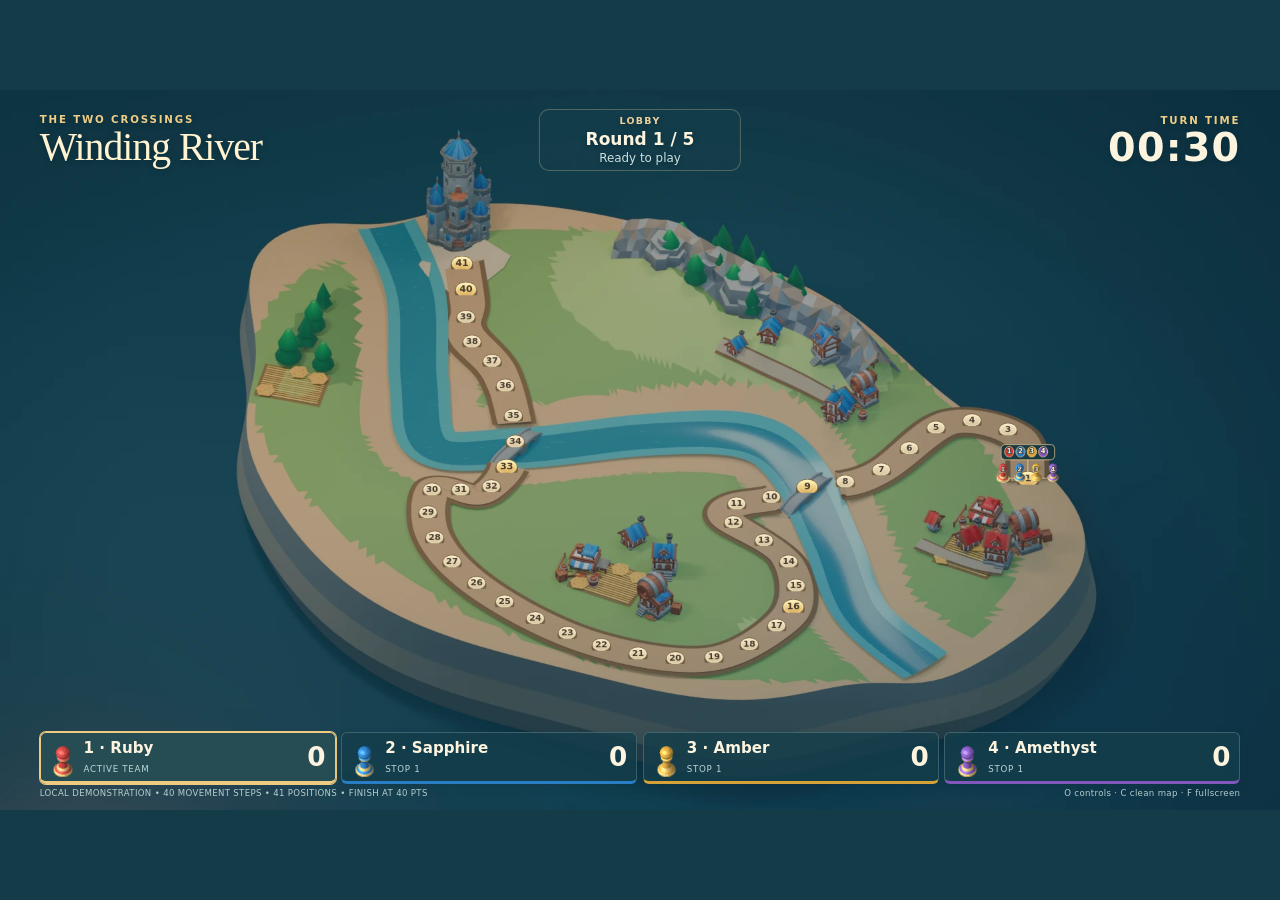
<file: unified/maps/winding-river.html>
<!doctype html><html lang="en"><head><meta charset="utf-8"><meta name="viewport" content="width=device-width,initial-scale=1"><title>Winding River | The Two Crossings</title><style>*{box-sizing:border-box}html,body{width:100%;height:100%;margin:0;overflow:hidden;background:#133b48;color:#fcf4df;font-family:system-ui,-apple-system,Segoe UI,sans-serif}button,input,select{font:inherit}button{cursor:pointer}button:focus-visible,input:focus-visible,select:focus-visible{outline:2px solid #eac67d;outline-offset:2px}[hidden]{display:none!important}#stage{position:absolute;width:min(100vw,177.7778vh);height:min(100vh,56.25vw);left:50%;top:50%;transform:translate(-50%,-50%);overflow:hidden;container-type:inline-size;background:#18475a}#world{position:absolute;inset:0;transform-origin:50% 50%;touch-action:none;cursor:grab}#world:active{cursor:grabbing}#background,#markers,#motion{position:absolute;inset:0;width:100%;height:100%;display:block}#markers,#motion{pointer-events:none}#hud{position:absolute;top:2.5%;left:3.1%;right:3.1%;display:flex;align-items:center;justify-content:space-between;gap:2%;pointer-events:none;text-shadow:0 2px 5px #092e38}h1,h2,p{margin:0}h1{font-family:Georgia,serif;font-weight:normal;letter-spacing:-.025em;font-size:3.1cqw;line-height:1.05;color:#fff3d1}.kicker{font-size:.8cqw;font-weight:800;letter-spacing:.18em;color:#efcd87}.phase{text-align:center;display:grid;gap:.17cqw;background:#153e4bc9;border:1px solid #d6c49c50;border-radius:10px;padding:.5cqw 1.8cqw;min-width:17cqw}.phase #phase{font-size:.74cqw;letter-spacing:.14em;color:#eed09b;font-weight:800}.phase strong{font-size:1.33cqw}.phase span{font-size:.93cqw;color:#cce1e1}.clock{text-align:right;min-width:14cqw}.clock strong{font-size:3.1cqw;line-height:1;display:block;font-weight:780;font-variant-numeric:tabular-nums;letter-spacing:.03em}.clock .urgent{color:#ffb98e}#scoreboard{position:absolute;bottom:2.4%;left:3.1%;right:3.1%;pointer-events:none}#scores{display:flex;justify-content:center;gap:.45cqw}.team{flex:1;min-width:0;display:flex;align-items:center;gap:.55cqw;background:#143e4bd9;border:1px solid #b9d2cf40;border-bottom:3px solid var(--team);padding:.4cqw .7cqw;border-radius:6px;box-shadow:0 3px 9px #092d3a40}.team.active{background:#264e54ef;border-color:#eecb81;box-shadow:0 0 0 1px #eecb81}.team img{width:2.1cqw;height:3.1cqw;object-fit:contain;flex:none}.team .teamtext{min-width:0;flex:1}.team .teamtext strong{display:block;font-size:1.18cqw;white-space:nowrap;overflow:hidden;text-overflow:ellipsis}.team small{font-size:.68cqw;letter-spacing:.08em;color:#bdd7d8}.team b{font-size:2.05cqw;font-variant-numeric:tabular-nums}#footerline{display:flex;justify-content:space-between;margin-top:.28cqw;font-size:.67cqw;color:#b5cece;letter-spacing:.04em}#toast{position:absolute;top:13%;left:50%;transform:translateX(-50%);padding:.6cqw 1.3cqw;border:1px solid #e0bd7c80;background:#123743e8;border-radius:6px;text-align:center;box-shadow:0 5px 15px #12343b60;pointer-events:none;animation:enter .28s ease-out}#toast small{display:block;color:#efca83;font-size:.71cqw;letter-spacing:.15em;font-weight:800}#toast strong{font-size:1.4cqw}#results{position:absolute;left:50%;top:35%;transform:translateX(-50%);background:linear-gradient(140deg,#163e4df2,#1f444df2);border:1px solid #f5d48c;border-radius:12px;padding:1.7cqw 2.8cqw;text-align:center;box-shadow:0 15px 60px #092c39aa;pointer-events:none;animation:enter .5s ease-out}.crown{font-size:3cqw;color:#f6ce77}#results h2{font:normal 3cqw Georgia,serif;color:#fff3d1}#results p{font-size:1.2cqw;margin-top:.5cqw;color:#cee2df}#operatorToggle{position:fixed;right:8px;top:8px;opacity:0;z-index:5;background:#153a47;color:#f7e1b5;border:1px solid #b9a77b66;border-radius:50%;width:32px;height:32px}#operatorToggle:hover,#operatorToggle:focus-visible{opacity:1}#operator{position:fixed;right:12px;top:12px;bottom:12px;width:min(390px,92vw);z-index:10;background:#102e39fa;border:1px solid #b3c6c444;border-radius:12px;padding:16px;overflow:auto;box-shadow:0 15px 50px #001a22aa}.panelhead{display:flex;justify-content:space-between;align-items:center}.panelhead .kicker{font-size:10px}.panelhead h2{font:normal 24px Georgia,serif}.help,#notice{font-size:12px;color:#bbd4d4;margin:9px 0}fieldset{border:1px solid #abc2be36;border-radius:8px;padding:10px;margin:10px 0}legend{color:#e9ce94;font-size:12px;font-weight:700;text-transform:uppercase;letter-spacing:.08em}label{display:flex;flex-direction:column;gap:3px;font-size:12px;color:#cbdfdf}input,select,button{background:#244954;border:1px solid #a5bbb84b;color:#f9f1da;border-radius:5px;padding:7px 8px;min-width:0}input[type=checkbox]{accent-color:#e5c484}button:hover{background:#365c65}.fields,.actions{display:grid;grid-template-columns:repeat(2,minmax(0,1fr));gap:6px}.actions{margin-top:6px}.inline{display:flex;gap:6px;margin-top:7px}.inline input{flex:1;width:50%}.primary{width:100%;background:#c99b50;color:#172f37;font-weight:800;margin-top:8px}#teamEdits{margin-top:8px;display:grid;gap:5px}.teamedit{display:grid;grid-template-columns:1fr 1fr;gap:6px}.check{flex-direction:row;align-items:center;margin:4px 0}.clean #hud,.clean #scoreboard,.clean #toast,.clean #results,.clean #markers,.clean #motion{display:none!important}@keyframes enter{from{opacity:0;translate:0 -8px}to{opacity:1;translate:0 0}}@media(prefers-reduced-motion:reduce){*{animation:none!important}}

/* Shift the phase chip into open sky; the ridge is intentionally unobscured. */
.phase{position:absolute;left:50%;top:2.2%;transform:translateX(-50%);min-width:15.8cqw;padding:.4cqw 1.35cqw}.team{padding:.34cqw .7cqw}#scoreboard{bottom:1.7%}#footerline{font-size:.67cqw}

#results{top:12.5%;left:50%;padding:1.15cqw 2.1cqw;min-width:23cqw}.crown{font-size:2.8cqw;line-height:1.1}#results h2{font-size:2.7cqw}#results p{font-size:1.05cqw}#toast{left:50%;top:10%;font-size:1cqw}

/* Keep the winner card in clear sky beside each map's finish landmark. */
#results{left:auto;right:2.5%;transform:none}
#results[data-side="left"]{left:2.5%;right:auto;min-width:20cqw;padding:1.05cqw 1.5cqw}
#results[data-side="left"] h2{font-size:2.35cqw}
</style></head><body>
<main id="stage" aria-label="Winding River spectator board"><div id="world"><img id="background" alt="Winding River miniature world"><canvas id="markers" width="1920" height="1080"></canvas><canvas id="motion" width="1920" height="1080"></canvas></div>
<header id="hud"><div class="brand"><span class="kicker">THE TWO CROSSINGS</span><h1>Winding River</h1></div><div class="phase"><div id="phase">LOBBY</div><strong id="round">Round 1 / 5</strong><span id="activeName">Ready to play</span></div><div class="clock"><span class="kicker">TURN TIME</span><strong id="clock">00:30</strong></div></header>
<div id="toast" role="status" hidden><small id="toastType"></small><strong id="toastText"></strong></div><div id="results" hidden><span class="kicker">THE KINGDOM CELEBRATES</span><div class="crown">♛</div><h2 id="resultName"></h2><p id="resultDetail"></p></div>
<footer id="scoreboard"><div id="scores"></div><div id="footerline"><span id="status">LOCAL DEMONSTRATION • OFFLINE</span><span>O controls · C clean map · F fullscreen</span></div></footer></main>
<button id="operatorToggle" aria-label="Open operator controls" title="Operator controls (O)">⚙</button><aside id="operator" hidden><div class="panelhead"><div><span class="kicker">HOST ONLY</span><h2>Operator controls</h2></div><button id="close">×</button></div><p class="help">Press O to hide this panel for television presentation.</p>
<fieldset><legend>Session setup</legend><div class="fields"><label>Teams<select id="teamCount"><option>2</option><option>3</option><option selected>4</option><option>5</option><option>6</option></select></label><label>Movement steps<select id="stopCount"><option value="31">30</option><option value="41" selected>40</option><option value="51">50</option></select></label><label>Score at finish<input id="capacity" type="number" min="1" max="1000000" value="39"></label><label>Rounds<input id="rounds" type="number" min="1" max="100" value="5"></label></div><div id="teamEdits"></div><button id="start" class="primary">Start demonstration</button></fieldset>
<fieldset><legend>Score &amp; progression</legend><label>Active team<select id="active"></select></label><div class="actions"><button data-delta="1">+1</button><button data-delta="3">+3</button><button data-delta="5">+5</button><button data-delta="-1">−1</button><button data-delta="-3">−3</button><button id="undo">Undo</button></div><div class="inline"><input id="direct" type="number" value="0" aria-label="Direct score"><button id="setScore">Set score</button></div><div class="actions"><button id="tie">Tie all teams</button><button id="rapid">Rapid scores</button><button id="next">Next team</button><button id="nextRound">Next round</button><button id="handover">Handover</button><button id="turnEnd">End turn</button></div></fieldset>
<fieldset><legend>Timer &amp; presentation</legend><div class="inline"><input id="seconds" type="number" min="1" max="3600" value="30" aria-label="Turn seconds"><button id="timerReset">Reset timer</button></div><div class="actions"><button id="timerStart">Start</button><button id="timerPause">Pause</button><button id="milestone">Milestone</button><button id="winner">Final results</button></div></fieldset>
<fieldset><legend>Display</legend><label class="check"><input id="ambient" type="checkbox" checked> Ambient water</label><label class="check"><input id="occlusion" type="checkbox" checked> Scene depth occlusion</label><label class="check"><input id="clean" type="checkbox"> Clean map</label><label class="check"><input id="quality" type="checkbox" checked> Full-resolution overlay</label><div class="actions"><button id="cameraReset">Reset camera</button><button id="full">Fullscreen</button><button id="reset">Reset session</button></div></fieldset><div id="notice" role="status"></div></aside>
<script>window.QUEST_DATA={"map":"winding-river","name":"Winding River","subtitle":"The Two Crossings","startLandmark":"Three-Reed Village","finishLandmark":"Crownfall Castle","width":1920,"height":1080,"projection":{"sin":-0.6706954836845398,"cos":0.7417328145398188,"offset":0,"cameraElevationDegrees":-42.12076528140346,"pixelsPerWorldUnit":33.982300884955755,"verticalScreenPixelsPerWorldUnit":25.205787679937206,"verticalDepthPerWorldUnit":-0.6706954836845398},"route":[[0.0,15.0,0.41727,9.0,1541.79119,584.68627,31.67111],[0.06502,14.95568,0.41845,9.04756,1541.53496,583.18477,31.62402],[0.14174,14.90622,0.41985,9.10619,1541.36066,581.40505,31.56819],[0.22929,14.85186,0.42146,9.1748,1541.25298,579.37057,31.50438],[0.32674,14.79282,0.42329,9.25232,1541.19656,577.10412,31.43335],[0.43309,14.72937,0.4253,9.33764,1541.17619,574.63008,31.35583],[0.54735,14.66172,0.42737,9.42969,1541.17664,571.97433,31.27248],[0.66849,14.59012,0.42956,9.52738,1541.18237,569.15863,31.18411],[0.7955,14.51482,0.43186,9.62963,1541.17836,566.20625,31.09147],[0.92736,14.43604,0.43421,9.73535,1541.14906,563.1421,30.99525],[1.06308,14.35402,0.43661,9.84346,1541.07925,559.9893,30.89622],[1.20166,14.26901,0.43902,9.95287,1540.95371,556.77178,30.7951],[1.34211,14.18125,0.44139,10.0625,1540.7571,553.51399,30.69262],[1.48347,14.09097,0.4436,10.17126,1540.47398,550.24223,30.58944],[1.62482,13.99841,0.44582,10.27807,1540.08923,546.97559,30.48643],[1.76526,13.90381,0.44799,10.38184,1539.58752,543.73814,30.38432],[1.90392,13.80741,0.4501,10.48148,1538.9534,540.5537,30.28383],[2.04,13.70944,0.45195,10.57592,1538.17165,537.45044,30.18559],[2.17278,13.61016,0.45365,10.66406,1537.22706,534.44873,30.09043],[2.30162,13.50978,0.45518,10.74483,1536.10428,531.57183,29.9991],[2.42602,13.40856,0.45656,10.81713,1534.78786,528.84319,29.91235],[2.54564,13.30674,0.45776,10.87988,1533.26283,526.28584,29.83092],[2.66036,13.20454,0.45881,10.932,1531.51348,523.92284,29.75558],[2.77038,13.10222,0.4597,10.9724,1529.52484,521.77729,29.68707],[2.87625,13.0,0.46043,11.0,1527.28146,519.8721,29.62617],[2.98321,12.89464,0.46108,11.01839,1524.76685,518.09579,29.56933],[3.09551,12.78316,0.46169,11.03189,1521.98593,516.32772,29.5127],[3.21277,12.66621,0.46227,11.04043,1518.95565,514.57755,29.45661],[3.33459,12.54445,0.46283,11.04398,1515.69305,512.85467,29.40137],[3.46053,12.41851,0.46337,11.0425,1512.21497,511.16823,29.3473],[3.59015,12.28906,0.46392,11.03594,1508.53844,509.52755,29.29472],[3.72298,12.15675,0.46449,11.02425,1504.6804,507.94179,29.24396],[3.85855,12.02222,0.4651,11.00741,1500.65792,506.41982,29.19534],[3.99642,11.88613,0.46578,10.98535,1496.48769,504.97065,29.14919],[4.13612,11.74913,0.46656,10.95804,1492.18689,503.60305,29.10586],[4.2772,11.61187,0.46748,10.92544,1487.77233,502.32589,29.06566],[4.41924,11.475,0.46856,10.8875,1483.26096,501.14792,29.02893],[4.56182,11.33917,0.46996,10.84418,1478.66993,500.07463,28.99609],[4.70454,11.20503,0.47109,10.79543,1474.01596,499.13067,28.96706],[4.84707,11.07324,0.47323,10.74121,1469.3161,498.2935,28.943],[4.98906,10.94444,0.47539,10.68148,1464.5874,497.59743,28.92356],[5.13023,10.81929,0.47733,10.6162,1459.84669,497.05792,28.90891],[5.27036,10.69844,0.48016,10.54531,1455.11078,496.65694,28.90008],[5.40928,10.58253,0.48292,10.46879,1450.39696,496.42829,28.89674],[5.54689,10.47222,0.48596,10.38657,1445.72205,496.37235,28.89946],[5.68317,10.36817,0.48921,10.29863,1441.10287,496.50077,28.90849],[5.81819,10.27101,0.49232,10.20492,1436.55647,496.83197,28.9239],[5.95216,10.1814,0.49579,10.10539,1432.0998,497.36273,28.94634],[6.08536,10.1,0.49898,10.0,1427.74979,498.11898,28.97571],[6.22132,10.02757,0.50163,9.88498,1423.4515,499.18661,29.01441],[6.36403,9.96395,0.50442,9.75726,1419.13914,500.60307,29.06466],[6.5141,9.9084,0.50652,9.61787,1414.8127,502.36,29.12498],[6.6717,9.86019,0.50715,9.46782,1410.47264,504.44897,29.19389],[6.83672,9.81857,0.50811,9.30814,1406.11931,506.79543,29.27169],[7.00878,9.78281,0.50661,9.13984,1401.75304,509.44116,29.35556],[7.18734,9.75218,0.50446,8.96395,1397.37419,512.31201,29.44579],[7.37171,9.72593,0.50142,8.78148,1392.98298,515.3853,29.54127],[7.56115,9.70332,0.4967,8.59346,1388.57975,518.65198,29.64054],[7.75483,9.68362,0.48993,8.4009,1384.16485,522.0931,29.74243],[7.95185,9.6661,0.48186,8.20482,1379.73862,525.66059,29.8465],[8.15128,9.65,0.4728,8.00625,1375.3014,529.31846,29.95203],[8.3523,9.6346,0.46045,7.8062,1370.85354,533.09567,30.05654],[8.55376,9.61916,0.44831,7.6057,1366.39526,536.87527,30.16145],[8.755,9.60293,0.43229,7.40576,1361.92692,540.73182,30.26306],[8.95481,9.58519,0.41598,7.20741,1357.44896,544.54589,30.36288],[9.15257,9.56519,0.39616,7.01166,1352.96162,548.37039,30.45779],[9.34712,9.54219,0.37595,6.81953,1348.46512,552.09781,30.54895],[9.53799,9.51546,0.35216,6.63205,1343.95992,555.77944,30.63331],[9.72403,9.48426,0.32806,6.45023,1339.44637,559.30476,30.7121],[9.90496,9.44785,0.30093,6.2751,1334.9247,562.71357,30.78258],[10.07997,9.4055,0.27259,6.10767,1330.39524,565.93084,30.84503],[10.24852,9.35646,0.24403,5.94896,1325.85835,568.90326,30.89919],[10.41164,9.3,0.20893,5.8,1321.31435,571.76152,30.93987],[10.5691,9.23704,0.175,5.65972,1316.76704,574.343,30.9733],[10.72301,9.16924,0.14029,5.52598,1312.21905,576.75876,31.00015],[10.87411,9.09697,0.10437,5.39824,1307.66933,579.03445,31.02066],[11.02208,9.0206,0.07118,5.27593,1303.11642,581.0865,31.03795],[11.1677,8.9405,0.03967,5.15847,1298.55915,582.95634,31.05183],[11.31133,8.85703,0.01038,5.04531,1293.99628,584.64613,31.06314],[11.45307,8.77057,-0.01498,4.93589,1289.42654,586.12761,31.07355],[11.59342,8.68148,-0.03662,4.82963,1284.84856,587.42186,31.0834],[11.73272,8.59014,-0.05448,4.72598,1280.26131,588.5425,31.09325],[11.8713,8.4969,-0.06809,4.62436,1275.66341,589.49326,31.10389],[12.00945,8.40215,-0.07701,4.52423,1271.05362,590.278,31.11613],[12.17759,8.30625,0.01906,4.425,1266.43055,588.38418,31.19773],[12.31588,8.20957,0.01906,4.32612,1261.79329,588.89494,31.21436],[12.45462,8.11247,0.01906,4.22703,1257.14024,589.40413,31.23093],[12.59394,8.01533,0.01906,4.12715,1252.47025,589.92704,31.24795],[12.73401,7.91852,0.01906,4.02593,1247.78217,590.4791,31.26591],[12.87499,7.8224,0.01906,3.92279,1243.07465,591.07558,31.28532],[13.01707,7.72734,0.01906,3.81719,1238.34652,591.73186,31.30668],[13.16049,7.63372,0.01906,3.70854,1233.59631,592.46327,31.33048],[13.30551,7.5419,0.01906,3.5963,1228.82309,593.28515,31.35723],[13.45245,7.45225,0.01906,3.47988,1224.02527,594.21283,31.38742],[13.60166,7.36513,0.01906,3.35874,1219.20181,595.26166,31.42155],[13.75357,7.28093,0.01906,3.2323,1214.35146,596.44702,31.46013],[13.90866,7.2,0.01906,3.1,1209.47285,597.78418,31.50365],[14.07142,7.11677,0.01906,2.96013,1204.37897,599.22926,31.55067],[14.24507,7.02619,0.01906,2.81198,1198.91682,600.72725,31.59943],[14.42826,6.92939,0.01906,2.65645,1193.13618,602.27697,31.64986],[14.61962,6.82755,0.01906,2.49444,1187.08694,603.87722,31.70194],[14.81776,6.72179,0.01906,2.32689,1180.81902,605.52677,31.75562],[15.0213,6.61328,0.01906,2.15469,1174.38217,607.22439,31.81087],[15.22885,6.50316,0.01906,1.97875,1167.82608,608.96886,31.86764],[15.43904,6.39259,0.01906,1.8,1161.20087,610.75904,31.9259],[15.65049,6.28271,0.01906,1.61934,1154.5562,612.59361,31.9856],[15.86222,6.17468,0.00657,1.43767,1147.94186,614.78619,32.03834],[16.07503,6.06964,0.04156,1.25592,1141.40785,615.82398,32.12429],[16.28667,5.96875,0.08486,1.075,1135.00397,616.6933,32.21713],[16.49511,5.87315,0.13179,0.89581,1128.77998,617.51068,32.31371],[16.69889,5.784,0.18091,0.71927,1122.78568,618.31125,32.41299],[16.89633,5.70244,0.22997,0.54629,1117.07108,619.15036,32.51346],[17.08574,5.62963,0.27663,0.37778,1111.68594,620.08595,32.61348],[17.26496,5.56671,0.31602,0.21465,1106.68007,621.23974,32.70975],[17.43337,5.51484,0.34879,0.05781,1102.10323,622.59364,32.80267],[17.59039,5.47517,0.37509,-0.09182,1098.00545,624.14319,32.89231],[17.73571,5.44884,0.39507,-0.23333,1094.43638,625.88294,32.97872],[17.86966,5.43701,0.4108,-0.36582,1091.44592,627.75977,33.06326],[17.99294,5.44083,0.42368,-0.48837,1089.08398,629.73737,33.1468],[18.10702,5.46144,0.43434,-0.60007,1087.40032,631.79801,33.22977],[18.21444,5.5,0.44247,-0.7,1086.44485,633.94897,33.31189],[18.31899,5.55885,0.44803,-0.78623,1086.3208,636.18687,33.39301],[18.42648,5.63854,0.45163,-0.85828,1087.05276,638.49477,33.47349],[18.54176,5.7375,0.45347,-0.91738,1088.57277,640.86968,33.55352],[18.6677,5.85417,0.45405,-0.96481,1090.81261,643.30099,33.63351],[18.80558,5.98698,0.45329,-1.00183,1093.70419,645.79258,33.71346],[18.95563,6.13437,0.44944,-1.02969,1097.1793,648.3909,33.79228],[19.11734,6.29479,0.44511,-1.04965,1101.17008,651.03187,33.87178],[19.28983,6.46667,0.43944,-1.06296,1105.60822,653.73959,33.95143],[19.47202,6.64844,0.42998,-1.0709,1110.42561,656.57725,34.02969],[19.66245,6.83854,0.41956,-1.07471,1115.55405,659.47629,34.10848],[19.85973,7.03542,0.40688,-1.07566,1120.92567,662.47082,34.18703],[20.06244,7.2375,0.39095,-1.075,1126.47228,665.58796,34.26473],[20.26881,7.44323,0.3747,-1.07399,1132.12555,668.75614,34.34361],[20.47752,7.65104,0.35547,-1.0739,1137.81761,672.04441,34.42194],[20.68681,7.85938,0.33552,-1.07598,1143.48026,675.39763,34.50133],[20.89507,8.06667,0.31627,-1.08148,1149.0453,678.78204,34.58277],[21.10107,8.27135,0.29535,-1.09167,1154.44473,682.25954,34.66475],[21.3032,8.47188,0.27573,-1.10781,1159.61048,685.75709,34.74933],[21.50037,8.66667,0.25607,-1.13116,1164.47422,689.31096,34.83566],[21.6913,8.85417,0.23908,-1.16296,1168.96809,692.85411,34.92564],[21.87521,9.03281,0.22555,-1.20449,1173.02376,696.36943,35.01987],[22.05184,9.20104,0.2138,-1.257,1176.57326,699.90077,35.11727],[22.22108,9.35729,0.20772,-1.32175,1179.54838,703.35229,35.22054],[22.38383,9.5,0.2083,-1.4,1181.88103,706.70101,35.33038],[22.54641,9.63578,0.21194,-1.48934,1183.80066,710.08262,35.44586],[22.71365,9.77199,0.21683,-1.58626,1185.57976,713.57798,35.56689],[22.8853,9.9082,0.22555,-1.69033,1187.21478,717.10816,35.69479],[23.06083,10.04398,0.23523,-1.80116,1188.70205,720.7322,35.82716],[23.23988,10.17889,0.24671,-1.91832,1190.03803,724.4155,35.96415],[23.42211,10.3125,0.26108,-2.04141,1191.21906,728.11733,36.10604],[23.60692,10.44437,0.27618,-2.17001,1192.24171,731.87829,36.25096],[23.79414,10.57407,0.29491,-2.3037,1193.10219,735.61247,36.4004],[23.98304,10.70117,0.31442,-2.44209,1193.79707,739.37759,36.55203],[24.17324,10.82523,0.33524,-2.58475,1194.3227,743.14753,36.70575],[24.36459,10.94582,0.3598,-2.73128,1194.67552,746.84688,36.86277],[24.55598,11.0625,0.38264,-2.88125,1194.85199,750.60054,37.01897],[24.74784,11.17484,0.41055,-3.03426,1194.84844,754.22355,37.17849],[24.93889,11.28241,0.43711,-3.1899,1194.66133,757.86417,37.33658],[25.12922,11.38477,0.46596,-3.34775,1194.28699,761.41762,37.49523],[25.31831,11.48148,0.4961,-3.50741,1193.722,764.89531,37.65336],[25.50534,11.57212,0.52492,-3.66845,1192.96257,768.34992,37.80875],[25.69076,11.65625,0.55738,-3.83047,1192.00527,771.64266,37.96431],[25.87315,11.73343,0.58696,-3.99305,1190.84644,774.92475,38.11522],[26.05313,11.80324,0.6192,-4.15579,1189.48254,778.04289,38.26477],[26.22953,11.86523,0.64878,-4.31826,1187.91,781.11789,38.40894],[26.40252,11.91898,0.67805,-4.48006,1186.12518,784.07712,38.54889],[26.57191,11.96405,0.7069,-4.64078,1184.12453,786.90962,38.68409],[26.73727,12.0,0.73334,-4.8,1181.90449,789.65259,38.81277],[26.90364,12.02863,0.76109,-4.96152,1179.43737,792.30569,38.9405],[27.07414,12.05194,0.783,-5.12899,1176.70509,795.14374,39.06551],[27.24961,12.06982,0.80798,-5.30176,1173.71773,797.92829,39.19338],[27.42862,12.08218,0.82841,-5.47917,1170.48534,800.83801,39.31853],[27.61111,12.08889,0.84714,-5.66057,1167.01813,803.78765,39.44247],[27.79652,12.08984,0.86284,-5.84531,1163.32615,806.79773,39.56383],[27.98448,12.08494,0.87592,-6.03275,1159.41959,809.8439,39.68246],[28.17452,12.07407,0.88575,-6.22222,1155.30853,812.92907,39.79752],[28.36623,12.05713,0.89176,-6.41309,1151.00315,816.05393,39.90818],[28.55928,12.034,0.89665,-6.60469,1146.51363,819.13706,40.01581],[28.75321,12.00457,0.89635,-6.79638,1141.85005,822.26784,40.11724],[28.94767,11.96875,0.89539,-6.9875,1137.02248,825.31838,40.21509],[29.14231,11.92641,0.89004,-7.17741,1132.04109,828.36927,40.3064],[29.33668,11.87746,0.88528,-7.36545,1126.91608,831.28153,40.39409],[29.53063,11.82178,0.8755,-7.55098,1121.65741,834.1837,40.47395],[29.72363,11.75926,0.86613,-7.73333,1116.27548,836.92483,40.54918],[29.91555,11.6898,0.85464,-7.91187,1110.78014,839.55533,40.61767],[30.10603,11.61328,0.84325,-8.08594,1105.18181,842.00638,40.68044],[30.29502,11.5296,0.83012,-8.25488,1099.49043,844.31021,40.73585],[30.48239,11.43866,0.81561,-8.41806,1093.71609,846.4449,40.78368],[30.66787,11.34033,0.80283,-8.5748,1087.86907,848.31833,40.8256],[30.85178,11.23452,0.78783,-8.72448,1081.95934,850.01678,40.85851],[31.03399,11.12111,0.77412,-8.86643,1075.99731,851.43852,40.88432],[31.21486,11.0,0.75977,-9.0,1069.99271,852.61817,40.90133],[31.39799,10.86903,0.74457,-9.12709,1063.84884,853.5675,40.90955],[31.58674,10.72656,0.73006,-9.25006,1057.47299,854.26816,40.91073],[31.78142,10.57324,0.714,-9.36895,1050.88211,854.78682,40.90366],[31.98186,10.40972,0.6983,-9.4838,1044.09325,855.08446,40.88993],[32.18801,10.23665,0.68227,-9.59465,1037.12322,855.18797,40.86941],[32.39972,10.05469,0.66556,-9.70156,1029.98909,855.11631,40.84216],[32.61664,9.86448,0.64941,-9.80456,1022.70779,854.84739,40.80932],[32.83858,9.66667,0.63197,-9.9037,1015.29625,854.4373,40.76998],[33.06505,9.46191,0.61526,-9.99902,1007.77153,853.84507,40.7258],[33.29575,9.25087,0.59789,-10.09057,1000.15034,853.11524,40.67615],[33.53017,9.03418,0.58101,-10.17838,992.44984,852.22843,40.62211],[33.76789,8.8125,0.56385,-10.2625,984.68697,851.21338,40.56349],[34.00838,8.58648,0.54723,-10.34298,976.87855,850.05917,40.50116],[34.25119,8.35677,0.53059,-10.41985,969.04175,848.78955,40.43503],[34.49573,8.12402,0.51459,-10.49316,961.19328,847.39742,40.36587],[34.74152,7.88889,0.49876,-10.56296,953.35024,845.90429,40.29367],[34.98796,7.65202,0.48373,-10.62929,945.52952,844.30375,40.21918],[35.23452,7.41406,0.46912,-10.69219,937.74811,842.61501,40.14243],[35.48062,7.17567,0.45525,-10.7517,930.02295,840.83979,40.06396],[35.72567,6.9375,0.44221,-10.80787,922.37103,838.98495,39.98416],[35.96912,6.7002,0.42963,-10.86074,914.80923,837.06972,39.90308],[36.21033,6.46441,0.41836,-10.91036,907.35455,835.08217,39.82159],[36.44877,6.23079,0.40733,-10.95676,900.02392,833.05875,39.7393],[36.68377,6.0,0.39775,-11.0,892.83434,830.97892,39.65733],[36.91982,5.76747,0.38853,-11.03951,885.67211,828.79806,39.57262],[37.16139,5.52865,0.37989,-11.0748,878.42268,826.44008,39.48299],[37.40796,5.28418,0.37194,-11.10596,871.10178,823.91275,39.38889],[37.659,5.03472,0.36436,-11.1331,863.72503,821.23505,39.29044],[37.91394,4.78092,0.35789,-11.15634,856.30806,818.39897,39.1885],[38.17224,4.52344,0.3515,-11.17578,848.86648,815.44121,39.08272],[38.43329,4.26291,0.34669,-11.19153,841.41598,812.3351,38.97446],[38.69653,4.0,0.3419,-11.2037,833.97217,809.13042,38.86302],[38.96134,3.73535,0.33839,-11.2124,826.55073,805.80623,38.7496],[39.22715,3.46962,0.33533,-11.21774,819.16729,802.3941,38.63401],[39.49333,3.20345,0.3332,-11.21982,811.83746,798.89324,38.51689],[39.75929,2.9375,0.3317,-11.21875,804.57687,795.32134,38.39842],[40.0244,2.67242,0.33091,-11.21465,797.4012,791.68771,38.27898],[40.28806,2.40885,0.33089,-11.20761,790.32618,788.00117,38.15899],[40.54964,2.14746,0.33133,-11.19775,783.36725,784.28076,38.03856],[40.80852,1.88889,0.3327,-11.18519,776.54022,780.52495,37.91838],[41.06407,1.63379,0.33417,-11.17001,769.86071,776.76569,37.79823],[41.31568,1.38281,0.33663,-11.15234,763.34427,772.99147,37.67907],[41.56271,1.13661,0.339,-11.13229,757.00659,769.24013,37.56052],[41.80454,0.89583,0.3421,-11.10995,750.86334,765.50157,37.44347],[42.04054,0.66113,0.34529,-11.08545,744.93015,761.80302,37.32787],[42.27008,0.43316,0.34884,-11.05888,739.22264,758.1484,37.21422],[42.49255,0.21257,0.35256,-11.03036,733.75654,754.55307,37.10277],[42.7073,0.0,0.35616,-11.0,728.54736,751.03538,36.99365],[42.91648,-0.2066,0.36024,-10.96745,723.54561,747.54614,36.88618],[43.12267,-0.40972,0.36417,-10.93229,718.69137,744.05937,36.77857],[43.3259,-0.60938,0.36816,-10.89453,713.98464,740.57029,36.67097],[43.52623,-0.80556,0.37235,-10.85417,709.42537,737.07529,36.56348],[43.72372,-0.99826,0.37648,-10.8112,705.01362,733.58086,36.45591],[43.91841,-1.1875,0.38071,-10.76562,700.74932,730.08296,36.34837],[44.11036,-1.37326,0.38491,-10.71745,696.63254,726.58471,36.2408],[44.29964,-1.55556,0.38904,-10.66667,692.66321,723.08742,36.13313],[44.48631,-1.73438,0.39319,-10.61328,688.8414,719.58855,36.02546],[44.67042,-1.90972,0.39727,-10.55729,685.16705,716.09055,35.9177],[44.85205,-2.0816,0.4012,-10.4987,681.64015,712.59539,35.80981],[45.03127,-2.25,0.40505,-10.4375,678.26082,709.10119,35.70184],[45.20815,-2.41493,0.40884,-10.3737,675.0289,705.60779,35.5938],[45.38277,-2.57639,0.4125,-10.30729,671.94448,702.11649,35.48564],[45.55521,-2.73438,0.41588,-10.23828,669.00759,698.63137,35.37726],[45.72554,-2.88889,0.41919,-10.16667,666.21815,695.14702,35.2688],[45.89386,-3.03993,0.42238,-10.09245,663.57622,691.66479,35.16023],[46.06025,-3.1875,0.42518,-10.01562,661.08175,688.19145,35.05137],[46.22482,-3.3316,0.42792,-9.9362,658.73474,684.71846,34.94244],[46.38764,-3.47222,0.43053,-9.85417,656.5353,681.24817,34.83338],[46.54881,-3.60938,0.4324,-9.76953,654.48326,677.79524,34.72381],[46.70845,-3.74306,0.4342,-9.68229,652.57874,674.34323,34.61415],[46.86666,-3.87326,0.43594,-9.59245,650.82172,670.89181,34.50443],[47.02353,-4.0,0.43677,-9.5,649.21223,667.46253,34.39405],[47.18245,-4.12493,0.43751,-9.40179,647.76821,663.95391,34.28097],[47.34634,-4.24942,0.43809,-9.2952,646.50473,660.30132,34.16296],[47.5146,-4.37305,0.43688,-9.18105,645.41691,656.56675,34.03963],[47.68657,-4.49537,0.4356,-9.06019,644.50024,652.72819,33.9128],[47.86155,-4.61596,0.43371,-8.93341,643.74985,648.82004,33.78279],[48.0388,-4.73438,0.43019,-8.80156,643.16116,644.88885,33.64961],[48.21758,-4.85019,0.42546,-8.66546,642.72932,640.94529,33.51421],[48.39712,-4.96296,0.41856,-8.52593,642.44968,637.0346,33.37666],[48.5766,-5.07227,0.41057,-8.38379,642.31756,633.15023,33.23833],[48.75522,-5.17766,0.40139,-8.23987,642.32821,629.31592,33.09986],[48.93234,-5.27872,0.38825,-8.095,642.47686,625.62245,32.96008],[49.10688,-5.375,0.37521,-7.95,642.7589,621.98876,32.82237],[49.27828,-5.46607,0.35917,-7.80569,643.16957,618.51351,32.68536],[49.44571,-5.5515,0.34056,-7.6629,643.70419,615.20712,32.55001],[49.60823,-5.63086,0.32075,-7.52246,644.35799,612.05597,32.41793],[49.76534,-5.7037,0.29771,-7.38519,645.12629,609.13263,32.28843],[49.91569,-5.7696,0.2754,-7.2519,646.00433,606.35773,32.16486],[50.05915,-5.82812,0.24983,-7.12344,646.9875,603.85301,32.04523],[50.19458,-5.87883,0.22369,-7.00062,648.07096,601.57179,31.93201],[50.32069,-5.9213,0.19995,-6.88426,649.25011,599.46023,31.8279],[50.4373,-5.95508,0.17628,-6.7752,650.52017,597.59785,31.732],[50.54396,-5.97975,0.15224,-6.67425,651.87647,596.01717,31.64471],[50.6396,-5.99486,0.13094,-6.58224,653.31425,594.66038,31.56879],[50.72403,-6.0,0.11257,-6.5,654.82882,593.54361,31.50507],[50.79672,-5.9907,0.09792,-6.42941,656.50417,592.74207,31.45713],[50.86184,-5.96383,0.08752,-6.37101,658.41534,592.29448,31.42706],[50.92608,-5.9209,0.08128,-6.32363,660.54434,592.16133,31.41342],[50.99476,-5.86343,0.07877,-6.28611,662.87321,592.31132,31.41456],[51.07093,-5.79293,0.07954,-6.25727,665.38387,592.71365,31.42882],[51.15574,-5.71094,0.0832,-6.23594,668.0583,593.33658,31.45454],[51.24923,-5.61896,0.09073,-6.22094,670.87858,594.11296,31.49103],[51.35068,-5.51852,0.1011,-6.21111,673.82664,595.02689,31.53623],[51.45891,-5.41113,0.11322,-6.20527,676.88444,596.06368,31.58805],[51.57245,-5.29832,0.12568,-6.20226,680.03408,597.21705,31.64416],[51.68991,-5.1816,0.13884,-6.20089,683.25743,598.43573,31.70345],[51.80987,-5.0625,0.15314,-6.2,686.53656,599.66658,31.76483],[51.93067,-4.94253,0.1671,-6.19842,689.85346,600.90521,31.82594],[52.05059,-4.82321,0.17858,-6.19497,693.19004,602.16312,31.884],[52.16862,-4.70605,0.19141,-6.18848,696.5284,603.30207,31.94019],[52.28318,-4.59259,0.20311,-6.17778,699.85044,604.34218,31.99149],[52.39293,-4.48434,0.21122,-6.1617,703.13822,605.30372,32.03487],[52.49717,-4.38281,0.21803,-6.13906,706.37369,606.08679,32.07051],[52.59538,-4.28953,0.22278,-6.1087,709.53878,606.66878,32.09653],[52.68772,-4.20602,0.22623,-6.06944,712.61564,606.98804,32.11208],[52.77519,-4.13379,0.22713,-6.02012,715.58613,607.03468,32.11492],[52.86008,-4.07436,0.22488,-5.95955,718.43233,606.78105,32.10332],[52.94607,-4.02926,0.21909,-5.88657,721.13617,606.19577,32.07563],[53.03795,-4.0,0.20943,-5.8,723.67956,605.24447,32.03027],[53.14,-3.9826,0.19626,-5.70031,726.16224,603.98057,31.96951],[53.25261,-3.97193,0.18053,-5.58932,728.68824,602.48283,31.89731],[53.3756,-3.96777,0.16157,-5.46787,731.24651,600.78644,31.81384],[53.50871,-3.96991,0.13839,-5.33681,733.82595,598.93488,31.71902],[53.65188,-3.97812,0.10878,-5.19697,736.41546,597.00243,31.61198],[53.80394,-3.99219,0.07574,-5.04922,739.00394,594.93184,31.49534],[53.96426,-4.0119,0.03909,-4.89439,741.58035,592.74638,31.36956],[54.13192,-4.03704,-0.00014,-4.73333,744.13359,590.438,31.23595],[54.30581,-4.06738,-0.04032,-4.56689,746.65243,587.98471,31.0962],[54.48475,-4.10272,-0.07952,-4.39592,749.12596,585.356,30.9522],[54.66774,-4.14283,-0.11655,-4.22126,751.54301,582.54023,30.80536],[54.85364,-4.1875,-0.149,-4.04375,753.89248,579.49536,30.65788],[55.04159,-4.23651,-0.1755,-3.86425,756.16327,576.20528,30.51131],[55.23091,-4.28964,-0.19512,-3.68359,758.34435,572.66509,30.36684],[55.4289,-4.34668,-0.13856,-3.50264,760.42459,567.14639,30.27156],[55.61926,-4.40741,-0.13856,-3.32222,762.39286,563.01342,30.13706],[55.80945,-4.47161,-0.13856,-3.1432,764.23811,558.85914,30.00186],[55.99867,-4.53906,-0.13856,-2.96641,765.94923,554.70193,29.86657],[56.18614,-4.60956,-0.13856,-2.7927,767.51518,550.5603,29.73179],[56.37107,-4.68287,-0.13856,-2.62292,768.92481,546.45272,29.59811],[56.5527,-4.75879,-0.13856,-2.45791,770.16701,542.39767,29.46614],[56.73029,-4.8371,-0.13856,-2.29852,771.23079,538.41359,29.33649],[56.90309,-4.91757,-0.13856,-2.14561,772.10495,534.51902,29.20974],[57.07041,-5.0,-0.13856,-2.0,772.77849,530.73241,29.08651],[57.23642,-5.08673,-0.13856,-1.85845,773.25256,526.96202,28.96381],[57.40565,-5.17998,-0.13856,-1.71722,773.54187,523.10981,28.83844],[57.57792,-5.2793,-0.13856,-1.57646,773.65517,519.18428,28.71069],[57.75299,-5.38426,-0.13856,-1.43634,773.60132,515.19418,28.58083],[57.93063,-5.49443,-0.13856,-1.297,773.38915,511.14808,28.44916],[58.11054,-5.60938,-0.13856,-1.15859,773.02746,507.05473,28.31595],[58.29244,-5.72866,-0.13856,-1.02127,772.52512,502.92269,28.18147],[58.476,-5.85185,-0.13856,-0.88519,771.89089,498.76065,28.04603],[58.6609,-5.97852,-0.13856,-0.75049,771.13363,494.57718,27.90988],[58.84678,-6.10822,-0.13856,-0.61733,770.26217,490.38109,27.77332],[59.04181,-6.24052,-0.19553,-0.48587,769.28535,487.61691,27.59842],[59.23011,-6.375,-0.17159,-0.35625,768.21201,482.81777,27.47794],[59.41936,-6.51121,-0.14039,-0.22863,767.0509,477.84888,27.36275],[59.60923,-6.64873,-0.103,-0.10315,765.81093,472.74597,27.25243],[59.79909,-6.78711,-0.06147,0.02002,764.50092,467.56916,27.14588],[59.98828,-6.92593,-0.0173,0.14074,763.12958,462.36492,27.04237],[60.17612,-7.06474,0.02811,0.25886,761.70588,457.17742,26.94125],[60.36126,-7.20312,0.07075,0.37422,760.23863,452.11628,26.84011],[60.54221,-7.34064,0.10519,0.48667,758.73659,447.32674,26.7356],[60.71973,-7.47685,0.13673,0.59606,757.20863,442.68403,26.63154],[60.89336,-7.61133,0.16479,0.70225,755.66351,438.21165,26.52782],[61.06092,-7.74363,0.16396,0.80506,754.1102,434.55829,26.40769],[61.22431,-7.87334,0.16026,0.90437,752.55735,431.07712,26.28889],[61.38304,-8.0,0.15781,1.0,751.01395,427.67282,26.17445],[61.53916,-8.12666,0.15451,1.0912,749.38128,424.37145,26.06208],[61.6951,-8.25637,0.14799,1.17752,747.5671,421.19992,25.94914],[61.85069,-8.38867,0.1434,1.25928,745.58996,418.02807,25.83908],[62.00601,-8.52315,0.13807,1.33681,743.46823,414.92349,25.73009],[62.16116,-8.65936,0.12817,1.41043,741.22026,411.98235,25.61961],[62.31577,-8.79688,0.1188,1.48047,738.86467,409.07584,25.51106],[62.46966,-8.93526,0.11035,1.54725,736.4197,406.19444,25.40469],[62.62292,-9.07407,0.09848,1.61111,733.904,403.44713,25.29758],[62.77525,-9.21289,0.08497,1.67236,731.33577,400.78904,25.19093],[62.92623,-9.35127,0.07201,1.73134,728.73367,398.16455,25.0862],[63.07572,-9.48879,0.05839,1.78836,726.11595,395.60463,24.98258],[63.22366,-9.625,0.04211,1.84375,723.50115,393.15891,24.87872],[63.36931,-9.75948,0.02786,1.89784,720.90769,390.70951,24.77776],[63.51257,-9.89178,0.0138,1.95095,718.35394,388.30254,24.67847],[63.65344,-10.02148,-0.00261,2.00342,715.8585,386.00198,24.57912],[63.79131,-10.14815,-0.01831,2.05556,713.43962,383.73045,24.48179],[63.92595,-10.27134,-0.03364,2.10769,711.11584,381.49645,24.38623],[64.05698,-10.39062,-0.04729,2.16016,708.90558,379.26682,24.29332],[64.18442,-10.50557,-0.06168,2.21327,706.82722,377.10267,24.20143],[64.30784,-10.61574,-0.07465,2.26736,704.89923,374.94907,24.11201],[64.42704,-10.7207,-0.08575,2.32275,703.14011,372.79457,24.02535],[64.54197,-10.82002,-0.09547,2.37977,701.56826,370.65172,23.94112],[64.65265,-10.91327,-0.10424,2.43875,700.20206,368.53121,23.85903],[64.75907,-11.0,-0.11136,2.5,699.05994,366.41501,23.77955],[64.8599,-11.07927,-0.11671,2.56208,698.13904,364.33988,23.70403],[64.95419,-11.15081,-0.12015,2.62341,697.41434,362.33447,23.63364],[65.04271,-11.21523,-0.12212,2.68408,696.87149,360.40044,23.56776],[65.12619,-11.27315,-0.12283,2.74421,696.49595,358.53208,23.50591],[65.20537,-11.32516,-0.12298,2.80391,696.27331,356.73755,23.44728],[65.28092,-11.37188,-0.122,2.86328,696.18908,354.99202,23.39193],[65.35352,-11.4139,-0.11984,2.92244,696.22885,353.28394,23.33956],[65.42378,-11.45185,-0.1167,2.98148,696.37814,351.60805,23.28971],[65.49227,-11.48633,-0.11272,3.04053,696.62258,349.95817,23.24194],[65.5595,-11.51794,-0.10811,3.09968,696.94754,348.32876,23.19579],[65.62593,-11.54729,-0.10302,3.15905,697.3387,346.71397,23.15083],[65.69195,-11.575,-0.0977,3.21875,697.78158,345.10966,23.10655],[65.75799,-11.60166,-0.09189,3.27888,698.26172,343.49892,23.0628],[65.82436,-11.62789,-0.08589,3.33955,698.76463,341.87949,23.01904],[65.89141,-11.6543,-0.07969,3.40088,699.27595,340.24055,22.97495],[65.95947,-11.68148,-0.0735,3.46296,699.78109,338.57748,22.93005],[66.02887,-11.71006,-0.06749,3.52592,700.26569,336.88414,22.8839],[66.09998,-11.74062,-0.06152,3.58984,700.71533,335.1471,22.83627],[66.17318,-11.7738,-0.05592,3.65486,701.11547,333.36403,22.78661],[66.2489,-11.81019,-0.05084,3.72106,701.45164,331.52908,22.73445],[66.3276,-11.85039,-0.0463,3.78857,701.70954,329.6322,22.67949],[66.40981,-11.89502,-0.04236,3.85749,701.87456,327.66464,22.62134],[66.49605,-11.94469,-0.03937,3.92793,701.9323,325.62524,22.55943],[66.58693,-12.0,-0.03699,4.0,701.86827,323.49514,22.49365],[66.68407,-12.06119,-0.03511,4.07543,701.71091,321.23661,22.42295],[66.78821,-12.12772,-0.03365,4.15553,701.50137,318.83073,22.34684],[66.89857,-12.19902,-0.03214,4.23975,701.24393,316.28368,22.26619],[67.01438,-12.27454,-0.03085,4.32755,700.94347,313.61928,22.18141],[67.13487,-12.3537,-0.02971,4.41838,700.60415,310.85388,22.09311],[67.25928,-12.43594,-0.02878,4.51172,700.23079,308.00622,22.00182],[67.38681,-12.5207,-0.02784,4.60701,699.82779,305.08857,21.90827],[67.5167,-12.60741,-0.02665,4.7037,699.39972,302.11229,21.81319],[67.64816,-12.69551,-0.02525,4.80127,698.95111,299.09596,21.71712],[67.78041,-12.78443,-0.0244,4.89916,698.48637,296.07654,21.62012],[67.91268,-12.87362,-0.02374,4.99684,698.01023,293.06234,21.523],[68.04419,-12.9625,-0.02246,5.09375,697.52707,290.05046,21.4269],[68.17415,-13.05051,-0.02073,5.18936,697.04149,287.0629,21.33225],[68.30179,-13.13709,-0.01919,5.28313,696.55798,284.13335,21.2392],[68.42632,-13.22168,-0.01779,5.37451,696.0811,281.27822,21.14837],[68.54696,-13.3037,-0.01603,5.46296,695.61539,278.50219,21.06065],[68.66293,-13.3826,-0.01449,5.54794,695.16541,275.83773,20.97624],[68.77345,-13.45781,-0.01303,5.62891,694.73557,273.29892,20.89579],[68.87773,-13.52877,-0.01159,5.70531,694.3305,270.90161,20.81992],[68.975,-13.59491,-0.01004,5.77662,693.95468,268.66027,20.74929],[69.06448,-13.65566,-0.00831,5.84229,693.61273,266.59055,20.68452],[69.14538,-13.71047,-0.00672,5.90177,693.309,264.71839,20.62595],[69.21691,-13.75877,-0.00542,5.95452,693.04825,263.06477,20.57409],[69.27831,-13.8,-0.00419,6.0,692.83487,261.64207,20.52962]],"length":69.27830938035184,"regions":{"Three-Reed Village":0.0,"Willow Crossing":13.01707442266834,"Millbank":25.3183051787281,"Millstone Crossing":56.18613553538109,"Upper Bankwood":13.452445740273632,"Crown Bank":67.13487473829997,"Crownfall Castle":69.27830938035184},"glints":[[689,80,3.83,2.144],[568,208,3.51,3.717],[546,216,2.78,4.3],[568,216,3.94,5.289],[623,216,4.63,4.928],[579,232,4.62,0.224],[623,232,3.64,5.464],[634,232,4.19,3.381],[601,240,3.54,2.293],[623,240,2.67,5.765],[601,248,3.87,2.92],[623,248,3.64,3.548],[601,256,2.61,5.52],[590,264,3.87,0.737],[601,264,4.34,4.281],[612,264,4.54,2.174],[590,272,2.34,4.656],[623,272,4.02,1.086],[634,280,3.22,1.315],[579,288,3.8,1.271],[590,288,2.96,2.333],[612,288,4.14,2.659],[590,296,3.74,0.035],[623,296,2.94,5.871],[601,328,2.34,5.903],[634,328,3.53,0.086],[634,344,4.47,1.116],[601,352,3.38,3.312],[623,352,2.78,2.148],[656,352,2.35,1.497],[1151,352,2.13,0.743],[590,360,3.83,3.946],[623,360,4.1,1.012],[590,368,3.67,2.344],[612,400,3.23,1.649],[645,400,3.95,4.193],[612,408,2.92,4.696],[656,424,3.72,1.402],[590,440,3.37,4.133],[612,440,3.71,0.028],[590,448,3.46,4.255],[623,448,2.18,3.135],[667,448,3.13,2.325],[612,456,2.7,2.62],[601,464,3.12,0.848],[634,464,2.12,4.143],[656,464,4.55,0.943],[623,472,4.38,4.664],[656,472,3.22,5.771],[601,488,4.07,4.168],[645,488,3.46,1.561],[1019,488,4.18,1.066],[656,496,2.56,1.927],[920,496,4.15,0.241],[942,496,2.64,4.131],[975,496,4.84,3.361],[623,504,2.74,3.166],[667,504,4.48,6.001],[843,504,2.24,6.026],[876,504,3.88,1.024],[887,504,3.97,0.683],[986,504,3.24,2.842],[1063,504,2.9,4.803],[1129,504,2.1,1.827],[1140,504,2.23,5.129],[645,512,4.07,1.345],[755,512,3.77,6.037],[887,512,3.26,0.034],[964,512,4.16,5.341],[1140,512,4.35,5.399],[623,520,3.13,5.812],[634,520,3.77,4.298],[667,520,2.08,1.385],[733,520,3.25,5.203],[755,520,4.64,2.517],[854,520,2.06,3.473],[920,520,2.08,1.732],[1151,520,3.01,6.259],[1195,520,4.32,1.937],[612,528,3.25,2.525],[711,528,4.57,4.424],[832,528,4.78,5.864],[843,528,4.62,6.002],[986,528,2.94,6.008],[1041,528,2.12,3.804],[1173,528,3.79,3.078],[1184,528,2.46,4.694],[623,536,4.48,2.826],[645,536,4.72,0.063],[656,536,3.22,1.859],[722,536,2.38,6.004],[821,536,3.42,5.818],[887,536,2.34,1.54],[920,536,3.3,1.377],[975,536,3.93,5.173],[1052,536,4.28,5.987],[1074,536,3.99,3.543],[1118,536,4.11,6.193],[1184,536,2.71,3.909],[1195,536,4.07,4.494],[623,544,3.88,1.089],[645,544,3.92,5.842],[656,544,3.4,2.925],[667,544,2.66,4.453],[678,544,4.14,1.995],[689,544,3.31,2.004],[843,544,4.09,0.686],[1008,544,3.09,2.077],[1217,544,4.01,4.339],[700,552,3.91,5.452],[711,552,2.11,2.095],[865,552,4.38,4.069],[887,552,4.54,1.517],[689,560,2.44,1.67],[700,560,3.93,4.798],[777,560,4.15,5.115],[810,560,3.17,3.272],[832,560,3.11,4.63],[711,568,4.25,0.808],[1217,672,2.25,5.726],[1228,672,3.32,0.481],[986,688,4.89,3.598],[1228,696,2.36,2.913],[1239,728,2.6,3.32],[1272,784,4.8,3.402],[1272,808,2.59,4.362],[1360,816,2.29,0.826],[1294,824,2.08,4.494],[1305,832,2.37,5.542],[1371,840,4.45,2.086],[1382,840,4.87,6.074],[1327,848,3.96,5.722],[1371,864,2.78,0.405]],"tiles":0,"routeCells":19,"unmatched":[],"bridge":{"x":7.2,"y":3.1,"deckZ":-0.08594165215011013},"bridges":[{"name":"Willow Crossing","x":7.2,"y":3.1,"deckZ":-0.08594165215011013},{"name":"Millstone Crossing","x":-5.0,"y":-2.0,"deckZ":-0.24356307509787029}],"gate":{"x":-13.8,"y":-0.1841888427734375,"z":6.0},"defaultMovementSteps":40,"defaultStopCount":41,"supportedMovementSteps":[30,40,50],"candidateMovementStepsPromoted":[],"minimumStopSpacingPx":{"30":44.6,"40":28.84,"50":26.05,"60":21.89}};window.QUEST_ASSETS={"background":"[data-uri]","depth":"[data-uri]","pawns":["[data-uri]","[data-uri]","[data-uri]","[data-uri]","[data-uri]","[data-uri]"],"pawnDepth":"[data-uri]"};</script><script>'use strict';
(()=>{
const D=window.QUEST_DATA,A=window.QUEST_ASSETS,W=D.width,H=D.height,P=D.projection, $=id=>document.getElementById(id),clamp=(v,a,b)=>Math.max(a,Math.min(v,b));
const COLORS=['#c83f38','#287dc5','#d6a137','#8256bb','#288b64','#d85a9a'],COLOR_NAMES=['Ruby red','Sapphire blue','Royal gold','Amethyst purple','Emerald green','Rose pink'],NAMES=['Ruby','Sapphire','Amber','Amethyst','Emerald','Rose'],PHASES=['lobby','handover','active','turn-complete','complete'];
function supportedStopCounts(){return Array.isArray(D.supportedMovementSteps)?D.supportedMovementSteps.map(steps=>steps+1):[30,40,50,60]}
const motion=$('motion'),ctx=motion.getContext('2d'),marker=$('markers'),mc=marker.getContext('2d'),scratch=document.createElement('canvas');scratch.width=100;scratch.height=100;const sc=scratch.getContext('2d',{willReadFrequently:true});
const fmt=n=>String(n).padStart(2,'0'),copy=x=>JSON.parse(JSON.stringify(x)),now=()=>performance.now();let depth,pawnDepth,pawns=[],stops=[],state,visuals=new Map(),history=[],formations=new Map(),zoom=1,pan={x:0,y:0},ambient=true,occlusion=true,clean=false,quality=true,toastUntil=0,fx=null,frames=[],lastFrame=0,startedAt=now(),ready=false,timerBase=0,timerStamp=0,timerRunning=false,lastClock=-1,clipped=0,drawn=0,dirty=true,markerDirty=true,lastUi='';
function at(d){d=clamp(d,0,D.length);let a=D.route,lo=1,hi=a.length-1;while(lo<hi){let m=(lo+hi)>>1;if(a[m][0]<d)lo=m+1;else hi=m}let u=a[lo-1],v=a[lo],f=clamp((d-u[0])/(v[0]-u[0]||1),0,1),q=u.map((x,i)=>x+(v[i]-x)*f),dx=v[1]-u[1],dz=v[3]-u[3],dy=v[2]-u[2],sx=v[4]-u[4],sy=v[5]-u[5],l=Math.hypot(dx,dz)||1;return {distance:d,world:{x:q[1],y:q[2],z:q[3]},x:q[4],y:q[5],depth:q[6],elevation:q[2],tangent:{x:dx/l,y:dy/l,z:dz/l},angle:Math.atan2(sy,sx)}}
function gen(n){if(!supportedStopCounts().includes(n))throw Error('Unsupported route size for this map');return Array.from({length:n},(_,i)=>{let q=at(i*D.length/(n-1)),milestone=Object.entries(D.regions).find(([name,d])=>Math.abs(d-q.distance)<=D.length/(n-1)*.45);return {...q,index:i+1,milestone:i===0?(D.startLandmark||'Start'):i===n-1?(D.finishLandmark||'Finish'):milestone?.[0]||null}})}
function positionResults(){let panel=$('results'),left=D.map==='winding-river';panel.style.left=left?'2.5%':'auto';panel.style.right=left?'auto':'2.5%';panel.style.transform='none';panel.dataset.side=left?'left':'right'}
function validate(n=state?.stopCount||D.defaultStopCount||40){let s=gen(n),gap=Infinity,errors=[];for(let i=0;i<s.length;i++)for(let j=i+1;j<s.length;j++)gap=Math.min(gap,Math.hypot(s[i].x-s[j].x,s[i].y-s[j].y));if(gap<26)errors.push('Projected markers too close');if(D.unmatched.length)errors.push('Unmatched terrain modules');if(s.some(q=>!Number.isFinite(q.depth)||q.x<0||q.x>W||q.y<0||q.y>H))errors.push('Invalid projection');return {ok:!errors.length,stops:n,minimumGap:Math.round(gap*100)/100,routeLength:D.length,tiles:D.tiles,routeCells:D.routeCells,errors}}
function init(n=4){let steps=Number.isInteger(D.defaultMovementSteps)?D.defaultMovementSteps:39,positions=Number.isInteger(D.defaultStopCount)?D.defaultStopCount:steps+1;return {sessionId:'demo-'+Date.now(),phase:'lobby',round:1,totalRounds:5,activeTeamId:'team-1',remainingTime:30,timerRunning:false,stopCount:positions,scoreAtFinish:steps,teams:Array.from({length:n},(_,i)=>({id:'team-'+(i+1),name:NAMES[i],color:COLORS[i],symbol:String(i+1),score:0})),complete:false,winnerIds:[]}}
function normalized(s){if(!s||typeof s.sessionId!=='string'||!s.sessionId)throw Error('sessionId is required');if(!PHASES.includes(s.phase))throw Error('Invalid phase');if(!Array.isArray(s.teams)||s.teams.length<2||s.teams.length>6)throw Error('2–6 teams required');if(!supportedStopCounts().includes(s.stopCount)||!Number.isFinite(s.scoreAtFinish)||s.scoreAtFinish<=0)throw Error('Invalid route configuration');if(!Number.isInteger(s.round)||!Number.isInteger(s.totalRounds)||s.round<1||s.totalRounds<s.round)throw Error('Invalid round');if(!Number.isFinite(s.remainingTime)||s.remainingTime<0)throw Error('Invalid timer');let ids=new Set(),symbols=new Set(),same=state?.sessionId===s.sessionId;let teams=s.teams.map((t,i)=>{if(typeof t.id!=='string'||!t.id||ids.has(t.id)||typeof t.name!=='string'||!t.name.trim()||!Number.isFinite(t.score))throw Error('Invalid team');ids.add(t.id);let symbol=same?state.teams.find(q=>q.id===t.id)?.symbol:null;if(!symbol||symbols.has(symbol)){symbol=String(i+1);while(symbols.has(symbol))symbol=String(+symbol+1)}symbols.add(symbol);return {id:t.id,name:t.name.trim().slice(0,32),score:t.score,color:COLORS.includes(t.color)?t.color:COLORS[i],symbol}});if(!ids.has(s.activeTeamId))throw Error('Invalid active team');let complete=s.complete===true||s.phase==='complete',winners=s.winnerIds||[];if(!Array.isArray(winners)||winners.some(id=>!ids.has(id))||new Set(winners).size!==winners.length)throw Error('Invalid winners');if(complete&&!winners.length)throw Error('Completed state requires winnerIds');return {...copy(s),teams,complete,phase:complete?'complete':s.phase,winnerIds:complete?winners:[],timerRunning:!!s.timerRunning&&!complete,remainingTime:Math.max(0,s.remainingTime)}}
function indexForScore(s){return clamp(Math.round(s/state.scoreAtFinish*(stops.length-1)),0,stops.length-1)}
function sampleVisual(v,t){if(!v.duration)return v.d;let f=clamp((t-v.t0)/v.duration,0,1);v.d=v.start+(v.target-v.start)*f*f*(3-2*f);if(f===1){v.d=v.target;v.duration=0;if(v.arrival){let x=v.arrival;v.arrival=null;celebration('MILESTONE',x,v.target)}}return v.d}
function leaders(s){let max=Math.max(...s.teams.map(t=>t.score));return s.teams.filter(t=>t.score===max).map(t=>t.id).sort().join('|')}
function celebration(type,text,d){toast(type,text);if(d!==undefined){if(!Array.isArray(fx))fx=[];fx.push({d,time:now(),type})}}
function toast(type,text){$('toastType').textContent=type;$('toastText').textContent=text;$('toast').hidden=false;toastUntil=now()+2400}
function applyState(snapshot,options={}){let next=normalized(snapshot),prev=state,fresh=!prev||next.sessionId!==prev.sessionId;if(!fresh&&prev.phase!=='lobby'&&(next.stopCount!==prev.stopCount||next.scoreAtFinish!==prev.scoreAtFinish))throw Error('Route scale is locked; start a new session to change it');let t=now(),oldCount=prev?.stopCount,phaseChange=prev?.phase!==next.phase;if(fresh){visuals.clear();formations.clear();history=[];fx=null;toastUntil=0;$('toast').hidden=true}state=next;if(oldCount!==state.stopCount||fresh){stops=gen(state.stopCount);markerDirty=true;formations.clear();positionResults()}
 const ids=new Set(state.teams.map(t=>t.id));for(let id of visuals.keys())if(!ids.has(id))visuals.delete(id);for(let team of state.teams){let targetIndex=indexForScore(team.score),dest=stops[targetIndex].distance,v=visuals.get(team.id),old=prev?.teams.find(t=>t.id===team.id);if(!v||fresh||options.instant){visuals.set(team.id,{d:dest,target:dest,start:dest,t0:t,duration:0,arrival:null});continue}sampleVisual(v,t);if(Math.abs(v.target-dest)>.01){v.start=v.d;v.target=dest;v.t0=t;let stepDistance=D.length/(state.stopCount-1),steps=Math.abs(dest-v.d)/stepDistance;v.duration=clamp(180+steps*140,320,3200);let milestone=stops[targetIndex].milestone;v.arrival=milestone&&old&&team.score>old.score?team.name+' reaches '+milestone:null}}
 timerBase=state.remainingTime;timerStamp=t;timerRunning=state.timerRunning;lastClock=-1;dirty=true;
 if(!fresh&&!options.quiet){let winnerSignature=s=>s.winnerIds.slice().sort().join('|');if(state.complete&&(!prev.complete||winnerSignature(state)!==winnerSignature(prev))){fx=state.teams.filter(team=>state.winnerIds.includes(team.id)).map(team=>({d:stops[indexForScore(team.score)].distance,time:t,type:'WINNER',id:team.id}));toastUntil=0;$('toast').hidden=true}else if((phaseChange||prev.activeTeamId!==state.activeTeamId)&&state.phase==='handover')toast('NEXT TEAM',state.teams.find(t=>t.id===state.activeTeamId).name+' takes the road');else if(phaseChange&&state.phase==='turn-complete')toast('TURN COMPLETE',state.teams.find(t=>t.id===state.activeTeamId).name+' • '+state.teams.find(t=>t.id===state.activeTeamId).score+' points');else if(prev.phase!=='lobby'&&leaders(prev)!==leaders(state)&&!state.complete){let l=state.teams.filter(t=>leaders(state).split('|').includes(t.id));if(l.length===1)toast('NEW LEADER',l[0].name+' leads the quest')}}
 renderHUD();return getState()}
function seconds(){return Math.max(0,timerBase-(timerRunning?(now()-timerStamp)/1000:0))}function getState(){return {...copy(state),remainingTime:seconds(),timerRunning:timerRunning&&seconds()>0}}
function mutate(fn,record=false,opts={}){let s=getState();if(record)history.push(copy(s));fn(s);try{return applyState(s,opts)}catch(e){if(record)history.pop();throw e}}
function renderHUD(){let active=state.teams.find(t=>t.id===state.activeTeamId);$('phase').textContent=state.phase==='turn-complete'?'TURN COMPLETE':state.phase==='complete'?'FINAL RESULTS':state.phase.toUpperCase();$('round').textContent=`Round ${state.round} / ${state.totalRounds}`;$('activeName').textContent=state.phase==='lobby'?'Ready to play':active.name+' • active';$('scores').replaceChildren(...state.teams.map(t=>{let card=document.createElement('div');card.className='team'+(t.id===state.activeTeamId?' active':'');card.style.setProperty('--team',t.color);let im=document.createElement('img');im.src=A.pawns[COLORS.indexOf(t.color)];let div=document.createElement('div');div.className='teamtext';let strong=document.createElement('strong');strong.textContent=t.symbol+' · '+t.name;let sm=document.createElement('small');sm.textContent=t.score<0?'AT START':t.score>state.scoreAtFinish?'BEYOND ROUTE':t.id===state.activeTeamId?'ACTIVE TEAM':'STOP '+(indexForScore(t.score)+1);div.append(strong,sm);let b=document.createElement('b');b.textContent=t.score;card.append(im,div,b);return card}));let routeSummary=Array.isArray(D.supportedMovementSteps)?`${state.stopCount-1} MOVEMENT STEPS • ${state.stopCount} POSITIONS`:`${state.stopCount} STOPS`;$('status').textContent='LOCAL DEMONSTRATION • '+routeSummary+' • FINISH AT '+state.scoreAtFinish+' PTS';$('results').hidden=!state.complete;if(state.complete){$('resultName').textContent=state.teams.filter(t=>state.winnerIds.includes(t.id)).map(t=>t.name).join(' & ')+(state.winnerIds.length===1?' wins!':' win!');$('resultDetail').textContent=state.teams.filter(t=>state.winnerIds.includes(t.id)).map(t=>t.score+' points').join(' · ')}$('active').replaceChildren(...state.teams.map(t=>new Option(t.name,t.id)));$('active').value=state.activeTeamId;$('direct').value=active.score;$('teamCount').value=state.teams.length;$('stopCount').value=state.stopCount;$('capacity').value=state.scoreAtFinish;$('rounds').value=state.totalRounds;for(let id of ['teamCount','stopCount','capacity','rounds'])$(id).disabled=state.phase!=='lobby';renderEdits()}
function renderEdits(){if($('operator').hidden)return;let signature=state.teams.map(t=>t.id+t.name+t.color).join('|');if(signature===lastUi)return;lastUi=signature;$('teamEdits').replaceChildren(...state.teams.map(t=>{let d=document.createElement('div');d.className='teamedit';let name=document.createElement('input');name.value=t.name;name.maxLength=32;name.setAttribute('aria-label','Team '+t.symbol+' name');name.onchange=()=>safe(()=>mutate(s=>{s.teams.find(q=>q.id===t.id).name=name.value}));let sel=document.createElement('select');sel.setAttribute('aria-label','Team '+t.symbol+' colour');COLORS.forEach((c,i)=>sel.add(new Option(COLOR_NAMES[i],c)));sel.value=t.color;sel.onchange=()=>safe(()=>mutate(s=>{s.teams.find(q=>q.id===t.id).color=sel.value}));d.append(name,sel);return d}))}
function depthArray(img){let c=document.createElement('canvas');c.width=img.width;c.height=img.height;let x=c.getContext('2d');x.drawImage(img,0,0);let data=x.getImageData(0,0,c.width,c.height).data,out=new Float32Array(c.width*c.height);for(let i=0;i<out.length;i++){let n=data[i*4]*256+data[i*4+1];out[i]=n?(n-1)/32-128:-1e9}return out}
function scene(x,y){x=Math.floor(x);y=Math.floor(y);return x<0||y<0||x>=W||y>=H?-1e9:depth[y*W+x]}
function visible(q,threshold=3){return !occlusion||scene(q.x,q.y)<=q.depth+threshold}
function ell(c,x,y,rx,ry,fill,stroke,w=1){c.beginPath();c.ellipse(x,y,rx,ry,0,0,Math.PI*2);if(fill){c.fillStyle=fill;c.fill()}if(stroke){c.strokeStyle=stroke;c.lineWidth=w;c.stroke()}}
// Scene depth is baked at the exact selected orthographic camera. For every sprite pixel compare the
// world depth of the lathed mesh or local road plane; never use one global foreground cutout.
function maskDraw(dest,x,y,w,h,draw,depthAt){w=Math.ceil(w);h=Math.ceil(h);x=Math.round(x);y=Math.round(y);sc.clearRect(0,0,100,100);draw(sc);if(occlusion){let img=sc.getImageData(0,0,w,h),p=img.data;for(let j=0;j<h;j++)for(let i=0;i<w;i++){let k=(j*w+i)*4;if(!p[k+3])continue;drawn++;if(scene(x+i,y+j)>depthAt(i,j)+2.4){p[k+3]=0;clipped++}}sc.putImageData(img,0,0)}dest.drawImage(scratch,0,0,w,h,x,y,w,h)}
function markerDraw(q,covered=false){let important=q.index===1||q.index===stops.length||q.milestone,rx=important?16:13.7,ry=rx*.72;let x=q.x-18,y=q.y-13;maskDraw(mc,x,y,36,29,c=>{ell(c,18,15,rx+1,ry+1.5,'#50452e90');ell(c,18,13.7,rx,ry,'#806c4e','#5c4c35',.8);let gr=c.createLinearGradient(0,3,0,24);gr.addColorStop(0,important?'#fff0b1':'#f7e9c8');gr.addColorStop(1,important?'#d5a34e':'#cdbb94');ell(c,18,11.5,rx,ry,gr,'#745d3e',1);ell(c,18,11.5,rx-2,ry-2,null,'#fff5d980',.9);c.font=`800 ${important?14:13}px system-ui`;c.textAlign='center';c.textBaseline='middle';c.fillStyle='#473b2d';if(!covered)c.fillText(q.index,18,11.8)},(i,j)=>q.depth+(y+j-q.y)*P.sin/P.cos+3.5)}
function coveredMarker(q){if(!occlusion)return false;let covered=0;for(let dy=-4;dy<=2;dy+=2)for(let dx=-6;dx<=6;dx+=3)if(scene(q.x+dx,q.y+dy)>q.depth+dy*P.sin/P.cos+5.9)covered++;return covered>=3}
function redrawMarkers(){mc.clearRect(0,0,W,H);for(let q of stops){let covered=coveredMarker(q);markerDraw(q,covered);if(!covered)continue;let yy=q.y-15;mc.strokeStyle='#f4d8a0b0';mc.lineWidth=1.3;mc.beginPath();mc.moveTo(q.x,q.y-2);mc.lineTo(q.x,yy+6);mc.stroke();ell(mc,q.x,yy,10.5,8.5,'#263f43ee','#f5d79b',1.2);mc.font='800 13px system-ui';mc.fillStyle='#fff3cd';mc.textAlign='center';mc.textBaseline='middle';mc.fillText(q.index,q.x,yy)}markerDirty=false}
function formation(t){let map=new Map();for(let team of state.teams){let v=visuals.get(team.id);if(!v.duration){let idx=indexForScore(team.score);if(!map.has(idx))map.set(idx,[]);map.get(idx).push(team.id)}}for(let [idx,ids] of map){let slots=formations.get(idx)||new Map();for(let id of slots.keys())if(!ids.includes(id))slots.delete(id);if(ids.length===1){slots.clear();slots.set(ids[0],0)}else{for(let id of ids)if(!slots.has(id)){let j=0;while([...slots.values()].includes(j))j++;slots.set(id,j)}}formations.set(idx,slots)}for(let idx of formations.keys())if(!map.has(idx))formations.delete(idx);return map}
function position(team,groups){let v=visuals.get(team.id),idx=indexForScore(team.score),group=groups.get(idx)||[],tied=group.length>1&&!v.duration,base=at(v.d),scale=tied?.76:1.19;if(tied){let slot=formations.get(idx).get(team.id),spacing=25,offset=(slot-(group.length-1)/2)*spacing;base={...base,x:base.x+offset}}return {...base,scale,tied,team,v}}
function drawPawn(q,t){let beforeC=clipped,beforeD=drawn;let {team,v,scale:s}=q;let hop=v.duration?Math.abs(Math.sin((v.d-v.start)/15))*7:0;let x=q.x,y=q.y-2;let sprite=pawns[COLORS.indexOf(team.color)];let w=Math.round(28*s),h=Math.round(48*s),ax=14*s,ay=41*s,sy=y-hop*P.sin-ay,sx=x-ax;let dep=q.depth+hop*P.cos+2.5;
 maskDraw(ctx,x-14*s,y-8*s,28*s,16*s,c=>{ell(c,14*s,8*s,10*s,4.7*s,'#172b2677');if(team.id===state.activeTeamId)ell(c,14*s,8*s,12*s,6.3*s,null,'#ffe2a1',1.8)},(i,j)=>q.depth+(j-8*s)*P.sin/P.cos+2.8);
 maskDraw(ctx,sx,sy,w,h,c=>{c.drawImage(sprite,0,0,w,h);c.fillStyle='#fff4d6';c.strokeStyle='#3c3535';c.lineWidth=1.8;c.font=`bold ${Math.max(9,Math.round(12*s))}px system-ui`;c.textAlign='center';c.textBaseline='middle';c.strokeText(team.symbol,w/2,h*.49);c.fillText(team.symbol,w/2,h*.49)},(i,j)=>{let px=clamp(Math.floor(i/w*56),0,55),py=clamp(Math.floor(j/h*96),0,95),d=pawnDepth[py*56+px];return dep+(d< -1e8?15:d)*s});
 if(!q.tied&&occlusion&&clipped-beforeC>(drawn-beforeD)*.55){let yy=q.y-40*s-hop*P.sin;ell(ctx,q.x,yy,8.5,8.5,team.color,'#ffe4a0',1.3);ctx.font='bold 11px system-ui';ctx.fillStyle='#fff5d6';ctx.strokeStyle='#23343b';ctx.lineWidth=2;ctx.textAlign='center';ctx.textBaseline='middle';ctx.strokeText(team.symbol,q.x,yy);ctx.fillText(team.symbol,q.x,yy)}
}
function groupBadge(idx,ids){if(ids.length<2)return;let q=stops[idx],n=ids.length,ww=n*17+12,yy=q.y-53,xx=clamp(q.x-ww/2,8,W-ww-8);ctx.strokeStyle='#f4d8a0b0';ctx.lineWidth=1.4;ctx.beginPath();ctx.moveTo(q.x,q.y-12);ctx.lineTo(q.x,yy+21);ctx.stroke();ctx.fillStyle='#123541ef';ctx.strokeStyle='#e5c890b0';ctx.beginPath();if(ctx.roundRect)ctx.roundRect(xx,yy,ww,23,6);else ctx.rect(xx,yy,ww,23);ctx.fill();ctx.stroke();ids.forEach((id,i)=>{let t=state.teams.find(a=>a.id===id),cx=xx+12+i*17;ell(ctx,cx,yy+11,7,8,t.color,'#e9c78b',1);ctx.font='bold 10px system-ui';ctx.textAlign='center';ctx.textBaseline='middle';ctx.fillStyle='#fff8df';ctx.strokeStyle='#2d3035';ctx.lineWidth=1.8;ctx.strokeText(t.symbol,cx,yy+11);ctx.fillText(t.symbol,cx,yy+11)})}
function drawAmbient(t){if(!ambient)return;ctx.lineCap='round';for(let [x,y,len,phase] of D.glints){let a=(Math.sin(t*.0013+phase)+1)*.5;if(a<.62)continue;ctx.strokeStyle=`rgba(222,246,232,${(a-.62)*.40})`;ctx.lineWidth=.85;ctx.beginPath();ctx.moveTo(x-len*a,y);ctx.lineTo(x+len*a,y);ctx.stroke()}}
function drawFX(t){if(!Array.isArray(fx)||!fx.length)return;fx=fx.filter(item=>(t-item.time)/1000<=4);for(let item of fx){let age=(t-item.time)/1000,q=at(item.d),r=14+age*32;ctx.save();ctx.globalAlpha=Math.max(0,1-age/4);if(item.type==='WINNER'){let light=ctx.createLinearGradient(q.x,q.y-140,q.x,q.y);light.addColorStop(0,'#ffe3a000');light.addColorStop(1,'#ffe3a060');ctx.fillStyle=light;ctx.beginPath();ctx.moveTo(q.x-52,q.y-145);ctx.lineTo(q.x+52,q.y-145);ctx.lineTo(q.x+22,q.y+8);ctx.lineTo(q.x-22,q.y+8);ctx.closePath();ctx.fill()}ell(ctx,q.x,q.y,r,r*.6,null,'#ffdb80',2);let n=item.type==='WINNER'?42:14;for(let j=0;j<n;j++){let a=j*2.399963,rr=12+age*22+(j%7)*3,x=q.x+Math.cos(a)*rr,y=q.y+Math.sin(a)*rr*.65-age*12;ell(ctx,x,y,1.5+(j%3)*.45,2,j%3?'#fff1bc':'#dcad51')}ctx.restore()}}
function render(t){if(lastFrame&&t-lastFrame<1000){frames.push(t-lastFrame);if(frames.length>240)frames.shift()}lastFrame=t;if(!ready){requestAnimationFrame(render);return}let rem=seconds(),display=Math.ceil(rem);if(display!==lastClock){$('clock').textContent=fmt(Math.floor(display/60))+':'+fmt(display%60);$('clock').classList.toggle('urgent',display<=10&&timerRunning);lastClock=display}if(rem===0&&timerRunning){timerRunning=false;timerBase=0;state.timerRunning=false;state.remainingTime=0;if(state.phase==='active')applyState({...getState(),phase:'turn-complete'})}if(toastUntil&&t>toastUntil){$('toast').hidden=true;toastUntil=0}for(let v of visuals.values()){if(v.duration)dirty=true;sampleVisual(v,t)}if(!clean&&(dirty||markerDirty||ambient||fx?.length||[...visuals.values()].some(v=>v.duration))){if(markerDirty)redrawMarkers();ctx.clearRect(0,0,W,H);clipped=0;drawn=0;drawAmbient(t);let groups=formation(t),placed=state.teams.map(team=>position(team,groups)).sort((a,b)=>a.depth-b.depth);for(let q of placed)if(q.tied){ctx.strokeStyle='#f5dba680';ctx.lineWidth=1.4;ctx.beginPath();ctx.moveTo(stops[indexForScore(q.team.score)].x,stops[indexForScore(q.team.score)].y-1);ctx.lineTo(q.x,q.y-3);ctx.stroke()}placed.forEach(q=>drawPawn(q,t));for(let [idx,ids] of groups)groupBadge(idx,ids);drawFX(t);dirty=false}requestAnimationFrame(render)}
function setClean(v){clean=!!v;dirty=true;$('stage').classList.toggle('clean',clean);$('clean').checked=clean;if(clean)$('operator').hidden=true}
function setOcclusion(v){occlusion=!!v;$('occlusion').checked=occlusion;markerDirty=true}
function setAmbient(v){ambient=!!v;dirty=true;$('ambient').checked=ambient}
function camera(){ $('world').style.transform=`translate(${pan.x}px,${pan.y}px) scale(${zoom})` }
function resetCamera(){zoom=1;pan={x:0,y:0};camera()}
function inspect(distance,z=2.4){let q=at(distance),r=$('stage').getBoundingClientRect();zoom=z;pan={x:(W/2-q.x)*r.width/W*z,y:(H/2-q.y)*r.height/H*z};camera()}
$('world').addEventListener('wheel',e=>{e.preventDefault();zoom=clamp(zoom*Math.exp(-e.deltaY*.001),1,4);if(zoom===1)pan={x:0,y:0};camera()},{passive:false});let drag=null;$('world').addEventListener('pointerdown',e=>{if(zoom<=1)return;drag={x:e.clientX,y:e.clientY,px:pan.x,py:pan.y};$('world').setPointerCapture(e.pointerId)});$('world').addEventListener('pointermove',e=>{if(drag){pan={x:drag.px+e.clientX-drag.x,y:drag.py+e.clientY-drag.y};camera()}});for(let e of ['pointerup','pointercancel'])$('world').addEventListener(e,()=>drag=null);window.addEventListener('resize',resetCamera);
function fullscreen(){if(document.fullscreenElement)return document.exitFullscreen();return document.documentElement.requestFullscreen()}
function safe(fn){try{let r=fn();$('notice').textContent='';if(r?.catch)r.catch(e=>$('notice').textContent=e.message);return r}catch(e){$('notice').textContent=e.message;return null}}
function togglePanel(){let el=$('operator');el.hidden=!el.hidden;if(!el.hidden){lastUi='';renderEdits()}}
function score(delta,absolute=false){if(state.complete)throw Error('Reset the session before awarding more points');return mutate(s=>{let t=s.teams.find(t=>t.id===s.activeTeamId);t.score=absolute?delta:t.score+delta},true)}
function undo(){if(!history.length)return;let prior=history.pop(),s=getState();for(let t of s.teams){let old=prior.teams.find(q=>q.id===t.id);if(old)t.score=old.score}return applyState(s,{quiet:true})}
function timerAction(run,reset=false){return mutate(s=>{s.remainingTime=reset?clamp(Number($('seconds').value)||30,1,3600):seconds();s.timerRunning=run;if(run)s.phase='active'})}
function finish(){return mutate(s=>{let high=Math.max(...s.teams.map(t=>t.score));s.winnerIds=s.teams.filter(t=>t.score===high).map(t=>t.id);s.complete=true;s.phase='complete';s.timerRunning=false})}
$('operatorToggle').onclick=togglePanel;$('close').onclick=()=> $('operator').hidden=true;document.addEventListener('keydown',e=>{if(['INPUT','SELECT','TEXTAREA'].includes(document.activeElement?.tagName))return;if(e.key.toLowerCase()==='o')togglePanel();if(e.key.toLowerCase()==='c')setClean(!clean);if(e.key.toLowerCase()==='f')safe(fullscreen);if(e.key.toLowerCase()==='r')resetCamera();if(e.key==='Escape'){$('operator').hidden=true;resetCamera()}});
$('teamCount').onchange=()=>safe(()=>{let n=+$('teamCount').value;mutate(s=>{s.teams=Array.from({length:n},(_,i)=>s.teams[i]||init(6).teams[i]);if(!s.teams.some(t=>t.id===s.activeTeamId))s.activeTeamId=s.teams[0].id})});$('stopCount').onchange=()=>safe(()=>mutate(s=>{s.stopCount=+$('stopCount').value;s.scoreAtFinish=s.stopCount-1}));$('capacity').onchange=()=>safe(()=>mutate(s=>s.scoreAtFinish=+$('capacity').value));$('rounds').onchange=()=>safe(()=>mutate(s=>s.totalRounds=+$('rounds').value));$('start').onclick=()=>safe(()=>mutate(s=>{s.phase='handover';s.complete=false;s.winnerIds=[]}));$('active').onchange=()=>safe(()=>mutate(s=>s.activeTeamId=$('active').value));document.querySelectorAll('[data-delta]').forEach(b=>b.onclick=()=>safe(()=>score(+b.dataset.delta)));$('undo').onclick=()=>safe(undo);$('setScore').onclick=()=>safe(()=>score(+$('direct').value,true));$('tie').onclick=()=>safe(()=>mutate(s=>{let n=s.teams.find(t=>t.id===s.activeTeamId).score;s.teams.forEach(t=>t.score=n)},true));$('rapid').onclick=()=>safe(()=>{let id=state.activeTeamId;for(let i=0;i<8;i++)score(i%2?3:1);toast('SCORING',state.teams.find(t=>t.id===id).name+' • rapid progression')});$('next').onclick=()=>safe(()=>mutate(s=>{let i=s.teams.findIndex(t=>t.id===s.activeTeamId);s.activeTeamId=s.teams[(i+1)%s.teams.length].id;s.phase='handover';s.timerRunning=false}));$('nextRound').onclick=()=>safe(()=>mutate(s=>{s.round=Math.min(s.totalRounds,s.round+1);s.phase='handover';s.timerRunning=false}));$('handover').onclick=()=>safe(()=>mutate(s=>{s.phase='handover';s.timerRunning=false}));$('turnEnd').onclick=()=>safe(()=>mutate(s=>{s.phase='turn-complete';s.timerRunning=false}));$('timerStart').onclick=()=>safe(()=>timerAction(true));$('timerPause').onclick=()=>safe(()=>timerAction(false));$('timerReset').onclick=()=>safe(()=>timerAction(false,true));$('milestone').onclick=()=>celebration('MILESTONE',`A landmark on ${D.subtitle||D.name||'the route'}`,visuals.get(state.activeTeamId).d);$('winner').onclick=()=>safe(finish);$('ambient').onchange=e=>setAmbient(e.target.checked);$('occlusion').onchange=e=>setOcclusion(e.target.checked);$('clean').onchange=e=>setClean(e.target.checked);$('quality').onchange=e=>{quality=e.target.checked;motion.width=quality?W:W/2;motion.height=quality?H:H/2;ctx.setTransform(quality?1:.5,0,0,quality?1:.5,0,0);dirty=true;if(!quality)setAmbient(false)};$('cameraReset').onclick=resetCamera;$('full').onclick=()=>safe(fullscreen);$('reset').onclick=()=>safe(()=>{let s=init(state.teams.length);s.teams=state.teams.map(t=>({...t,score:0}));s.stopCount=state.stopCount;s.scoreAtFinish=state.scoreAtFinish;s.totalRounds=state.totalRounds;return applyState(s,{instant:true})});
const load=src=>new Promise((ok,no)=>{let i=new Image();i.onload=()=>ok(i);i.onerror=()=>no(Error('Embedded asset failed to decode'));i.src=src});
window.quest={get ready(){return ready},applyState,getState,at,generateStops:gen,validate,resetCamera,inspect,setClean,setAmbient,setOcclusion,undo,score,finish,reset(n=4){return applyState(init(n),{instant:true})},positions(){let groups=formation(now());return state.teams.map(t=>{let v=visuals.get(t.id),location=position(t,groups),targetStop=indexForScore(t.score)+1,drawnStop=stops.reduce((best,s,i)=>Math.abs(s.distance-v.d)<Math.abs(stops[best].distance-v.d)?i:best,0)+1;return {id:t.id,score:t.score,stop:targetStop,targetStop,drawnStop,...copy(v),location}})},effects(){return copy(fx||[])},metrics(){let f=frames.slice().sort((a,b)=>a-b),mid=f[Math.floor(f.length/2)];return {frameCount:f.length,medianMs:mid,p95Ms:f[Math.floor(f.length*.95)],fps:1000/mid,loadMs:startedAt,clippedPixels:clipped,drawnPixels:drawn,jsHeapBytes:performance.memory?.usedJSHeapSize||null}},sceneDepth:scene,visible,fullscreen};
Promise.all([load(A.background),load(A.depth),load(A.pawnDepth),...A.pawns.map(load)]).then(([bg,dep,pd,...sprites])=>{$('background').src=bg.src;depth=depthArray(dep);pawnDepth=depthArray(pd);pawns=sprites;applyState(init(),{instant:true});ready=true;startedAt=now()-startedAt;requestAnimationFrame(render)}).catch(e=>{$('status').textContent=e.message;console.error(e)});
})();
</script></body></html>
</file>
<file: environment/style.css>
*{box-sizing:border-box}html,body{margin:0;width:100%;height:100%;overflow:hidden;background:#173e43;color:#f4f1dc;font-family:system-ui,Segoe UI,sans-serif}canvas{width:100%;height:100%;display:block;touch-action:none}header{position:absolute;top:0;left:0;right:0;display:flex;justify-content:space-between;align-items:center;padding:22px 36px;pointer-events:none;background:linear-gradient(#102f36d9,transparent)}.eyebrow{font-size:11px;letter-spacing:3px;font-weight:700;color:#e0bf83}h1{font-family:Georgia,serif;font-size:42px;margin:3px 0 0;font-weight:500;letter-spacing:-1px}.subtitle{font-size:13px;color:#c1d5ce}#scores{display:flex;gap:8px;align-items:center}.score{display:flex;align-items:center;gap:10px;padding:9px 13px;border:1px solid #ffffff25;background:#133237d9;border-radius:10px;min-width:112px}.score.active{border-color:#e1bc77;box-shadow:0 0 0 1px #e1bc7755}.dot{height:13px;width:13px;border-radius:50%;box-shadow:0 1px 4px #0008}.score small{font-size:10px;display:block;color:#bdd0c9}.score b{font-size:20px;font-variant-numeric:tabular-nums}footer{position:absolute;bottom:0;left:0;right:0;display:flex;align-items:center;justify-content:space-between;padding:18px 32px;background:linear-gradient(transparent,#102f36e8);font-size:13px;color:#e5d8af}button,select,input{font:inherit}button,select,input[type=number]{background:#23494b;color:#fff5de;border:1px solid #ffffff30;border-radius:7px;padding:8px 12px}button{cursor:pointer}button:hover{background:#416463}footer button{margin-left:6px}aside{position:absolute;right:24px;bottom:72px;width:340px;max-height:82vh;overflow:auto;background:#102d32f5;border:1px solid #d8c59b55;border-radius:14px;padding:18px;box-shadow:0 10px 40px #0008;font-size:13px}.panelhead{display:flex;justify-content:space-between;align-items:center;margin-bottom:10px}.panelhead button{padding:3px 9px}label{display:flex;align-items:center;gap:8px;margin:10px 0}label select{margin-left:auto}input[type=number]{width:80px;margin-left:auto}.buttons{display:flex;gap:5px;margin:8px 0;flex-wrap:wrap}.buttons button{flex:1;padding:7px 8px}small{color:#bdcec7}pre{font-size:10px;white-space:pre-wrap;color:#bce4b8;margin-bottom:0}#restore{position:absolute;right:20px;bottom:20px;opacity:.25}#restore:hover{opacity:1}#celebration{position:absolute;top:37%;left:50%;transform:translate(-50%,-50%);background:#15383ceF;padding:32px 56px;text-align:center;border:2px solid #edc67a;border-radius:16px;box-shadow:0 16px 80px #0009;pointer-events:none}#celebration span{font-size:12px;letter-spacing:4px;color:#edc67a}#celebration strong{font:56px Georgia;display:block;margin:10px 0}#celebration p{margin:0;color:#e8e4d1}[hidden]{display:none!important}@media(max-width:900px){header{padding:12px 16px}h1{font-size:26px}.subtitle,.eyebrow{display:none}.score{min-width:0;padding:6px;gap:4px}.score b{font-size:14px}.score small{font-size:9px}footer{padding:10px}aside{right:10px;bottom:60px;max-width:95vw}}

body.clean #restore{opacity:0}body.clean #restore:hover,body.clean #restore:focus-visible{opacity:1}
</file>
<file: gameplay/style.css>
*{box-sizing:border-box}html,body{margin:0;width:100%;height:100%;overflow:hidden;background:#173e43;color:#f4f1dc;font-family:system-ui,Segoe UI,sans-serif}canvas{width:100%;height:100%;display:block;touch-action:none}header{position:absolute;top:0;left:0;right:0;display:flex;justify-content:space-between;align-items:center;padding:22px 36px;pointer-events:none;background:linear-gradient(#102f36d9,transparent)}.eyebrow{font-size:11px;letter-spacing:3px;font-weight:700;color:#e0bf83}h1{font-family:Georgia,serif;font-size:42px;margin:3px 0 0;font-weight:500;letter-spacing:-1px}.subtitle{font-size:13px;color:#c1d5ce}#scores{display:flex;gap:8px;align-items:center}.score{display:flex;align-items:center;gap:10px;padding:9px 13px;border:1px solid #ffffff25;background:#133237d9;border-radius:10px;min-width:112px}.score.active{border-color:#e1bc77;box-shadow:0 0 0 1px #e1bc7755}.dot{height:13px;width:13px;border-radius:50%;box-shadow:0 1px 4px #0008}.score small{font-size:10px;display:block;color:#bdd0c9}.score b{font-size:20px;font-variant-numeric:tabular-nums}footer{position:absolute;bottom:0;left:0;right:0;display:flex;align-items:center;justify-content:space-between;padding:18px 32px;background:linear-gradient(transparent,#102f36e8);font-size:13px;color:#e5d8af}button,select,input{font:inherit}button,select,input[type=number]{background:#23494b;color:#fff5de;border:1px solid #ffffff30;border-radius:7px;padding:8px 12px}button{cursor:pointer}button:hover{background:#416463}footer button{margin-left:6px}aside{position:absolute;right:24px;bottom:72px;width:340px;max-height:82vh;overflow:auto;background:#102d32f5;border:1px solid #d8c59b55;border-radius:14px;padding:18px;box-shadow:0 10px 40px #0008;font-size:13px}.panelhead{display:flex;justify-content:space-between;align-items:center;margin-bottom:10px}.panelhead button{padding:3px 9px}label{display:flex;align-items:center;gap:8px;margin:10px 0}label select{margin-left:auto}input[type=number]{width:80px;margin-left:auto}.buttons{display:flex;gap:5px;margin:8px 0;flex-wrap:wrap}.buttons button{flex:1;padding:7px 8px}small{color:#bdcec7}pre{font-size:10px;white-space:pre-wrap;color:#bce4b8;margin-bottom:0}#restore{position:absolute;right:20px;bottom:20px;opacity:.25}#restore:hover{opacity:1}#celebration{position:absolute;top:37%;left:50%;transform:translate(-50%,-50%);background:#15383ceF;padding:32px 56px;text-align:center;border:2px solid #edc67a;border-radius:16px;box-shadow:0 16px 80px #0009;pointer-events:none}#celebration span{font-size:12px;letter-spacing:4px;color:#edc67a}#celebration strong{font:56px Georgia;display:block;margin:10px 0}#celebration p{margin:0;color:#e8e4d1}[hidden]{display:none!important}@media(max-width:900px){header{padding:12px 16px}h1{font-size:26px}.subtitle,.eyebrow{display:none}.score{min-width:0;padding:6px;gap:4px}.score b{font-size:14px}.score small{font-size:9px}footer{padding:10px}aside{right:10px;bottom:60px;max-width:95vw}}

body.clean #restore{opacity:0}body.clean #restore:hover,body.clean #restore:focus-visible{opacity:1}
</file>
